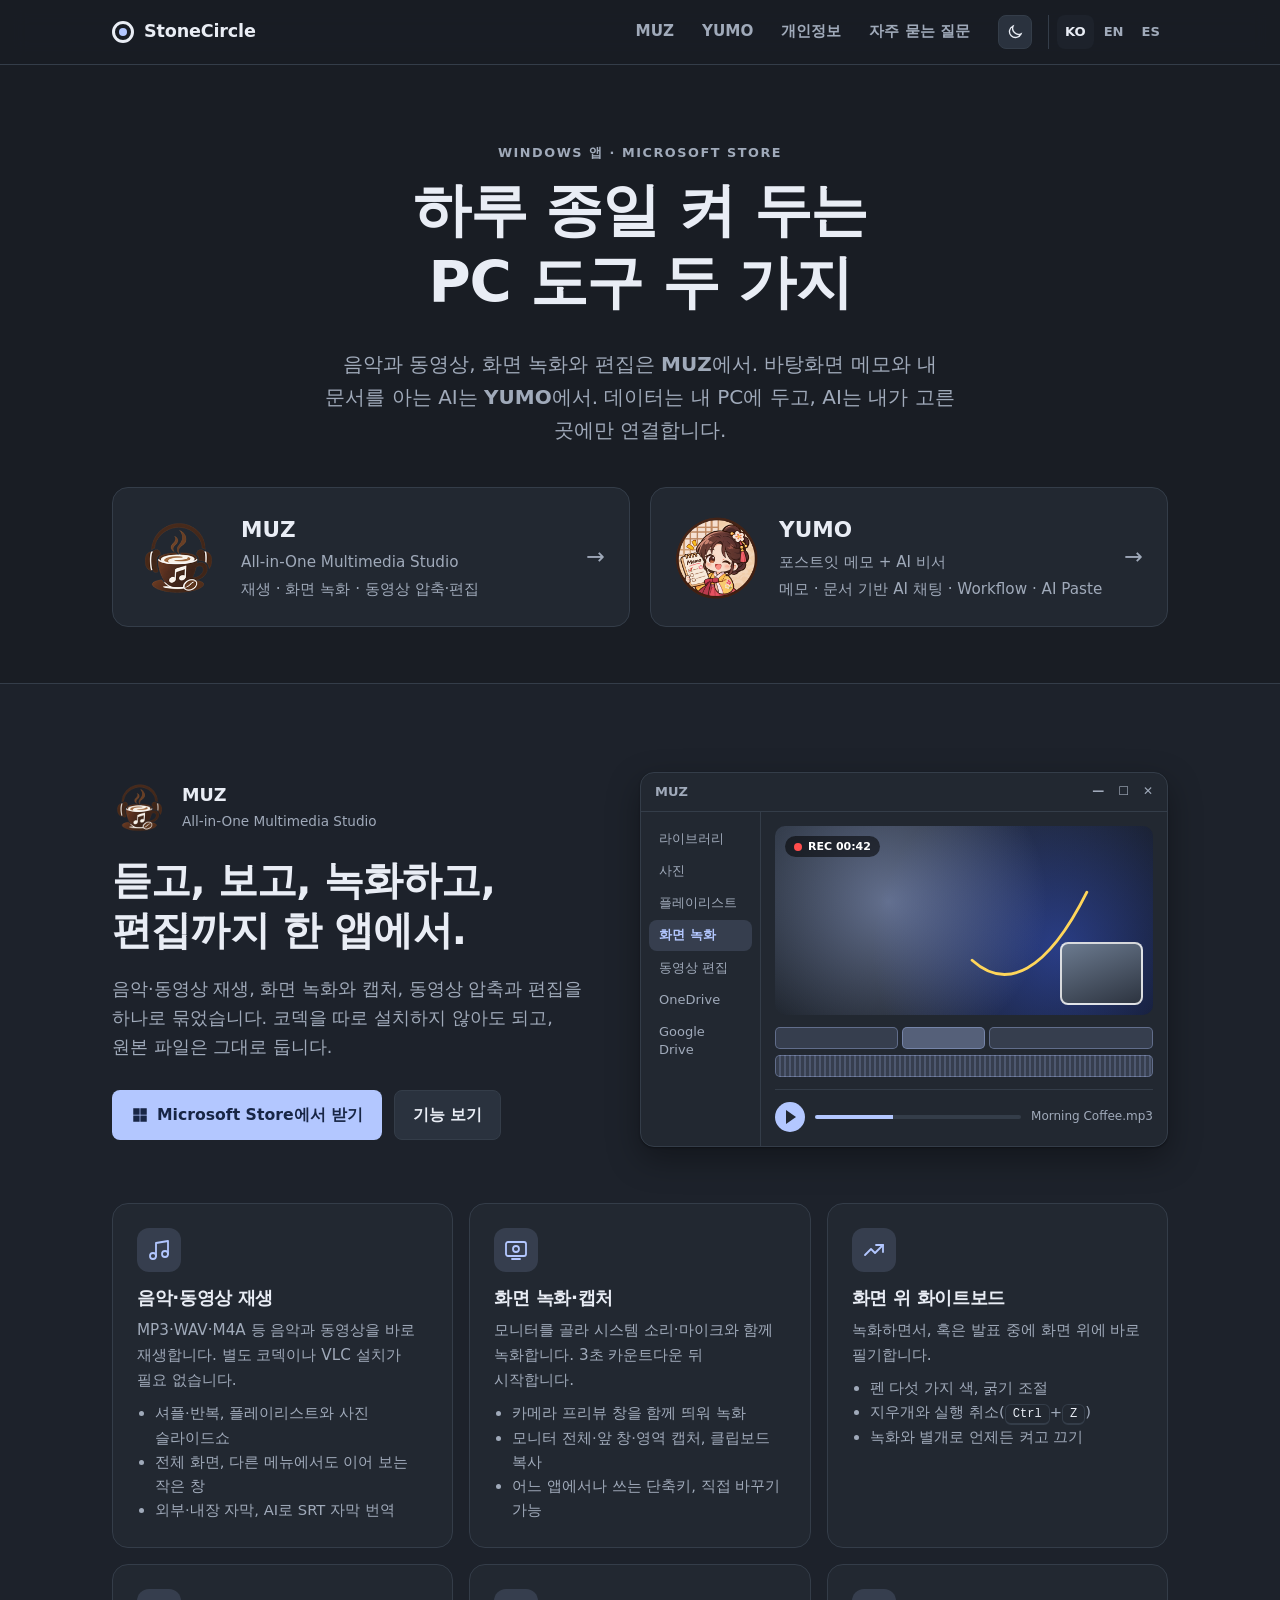
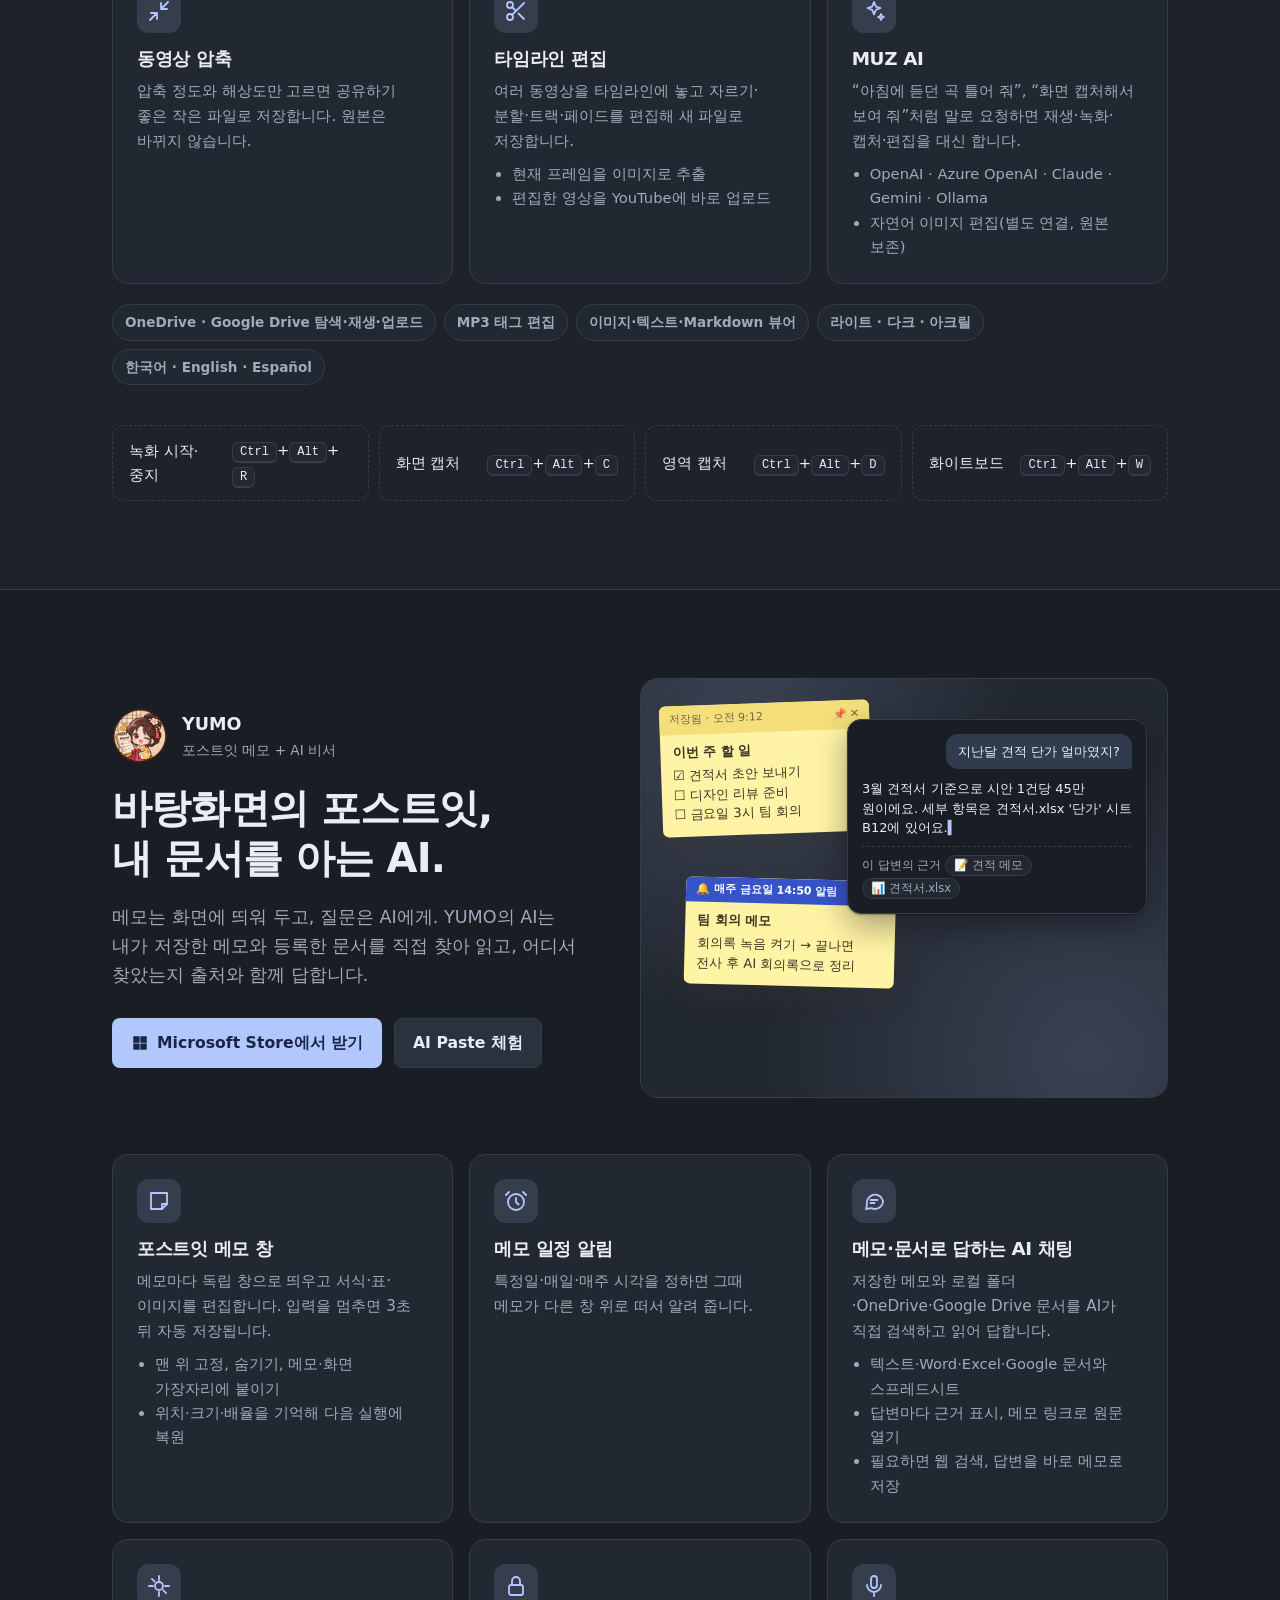
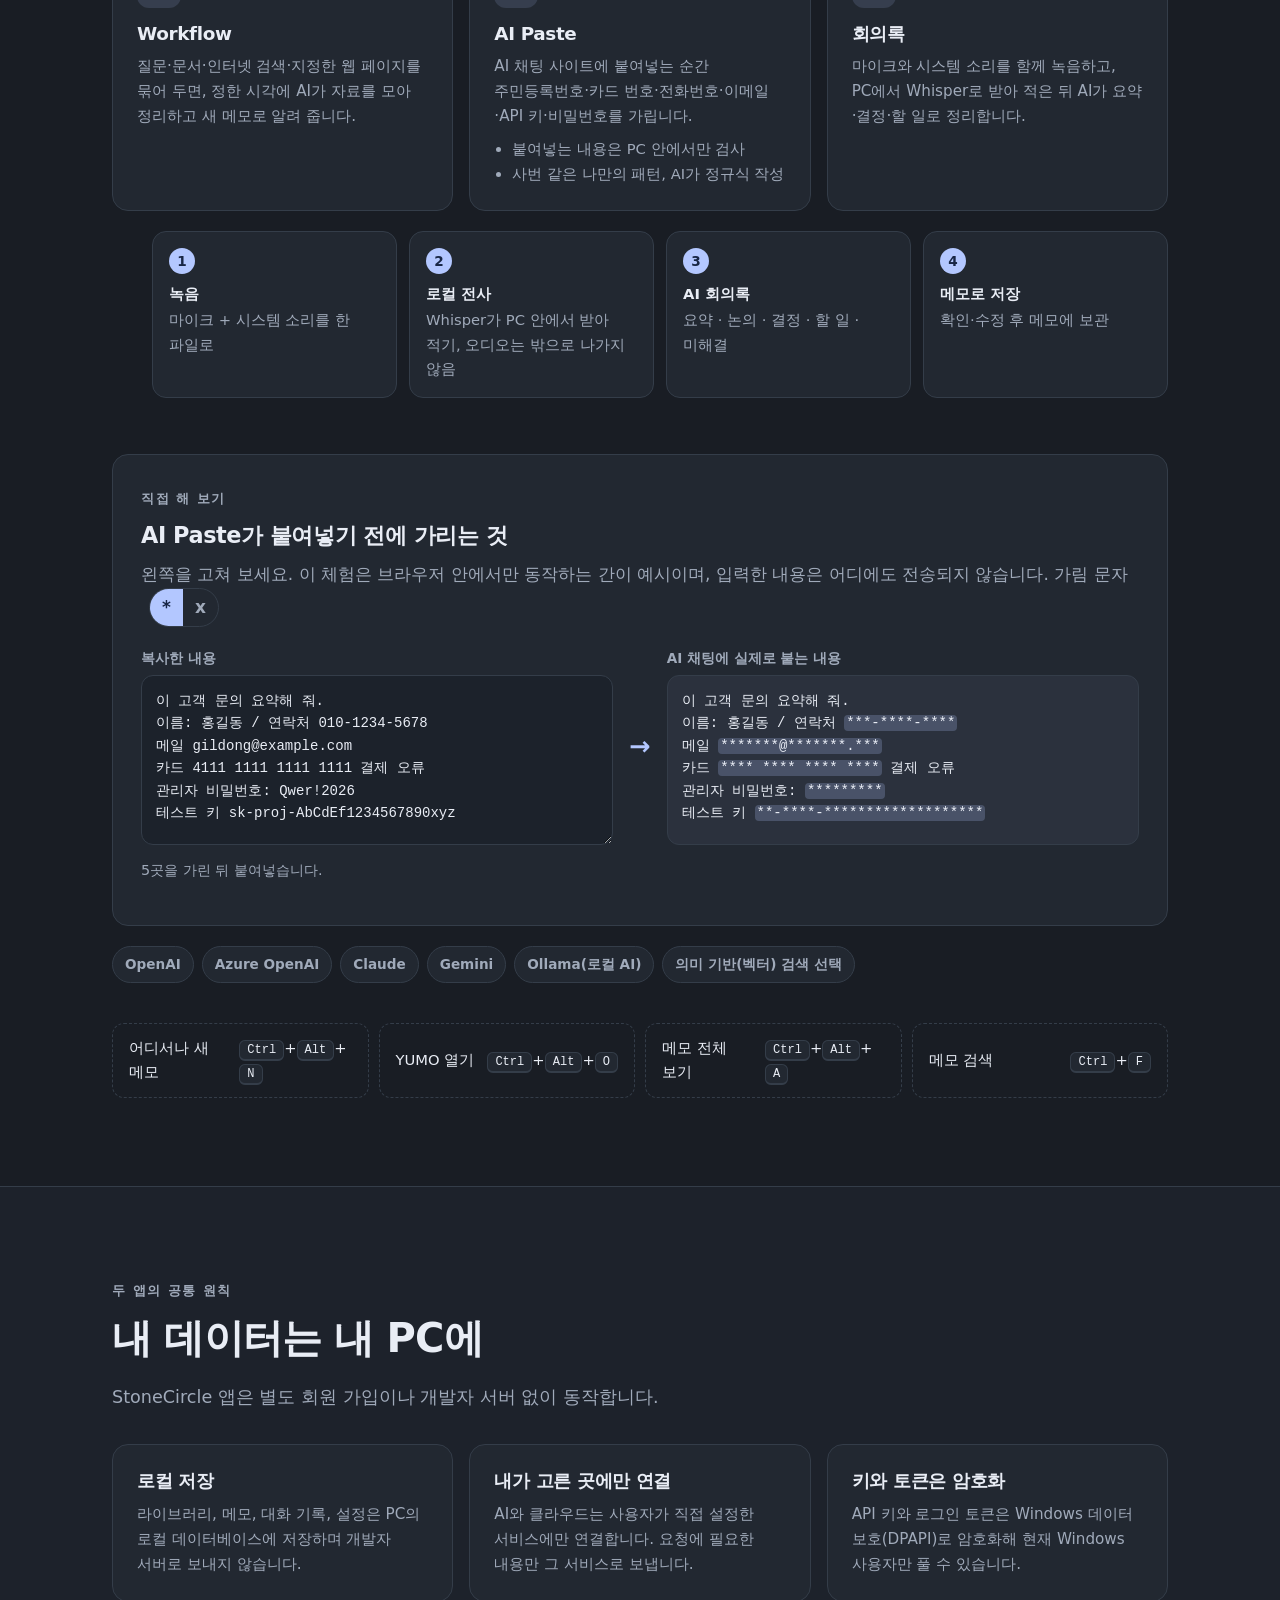
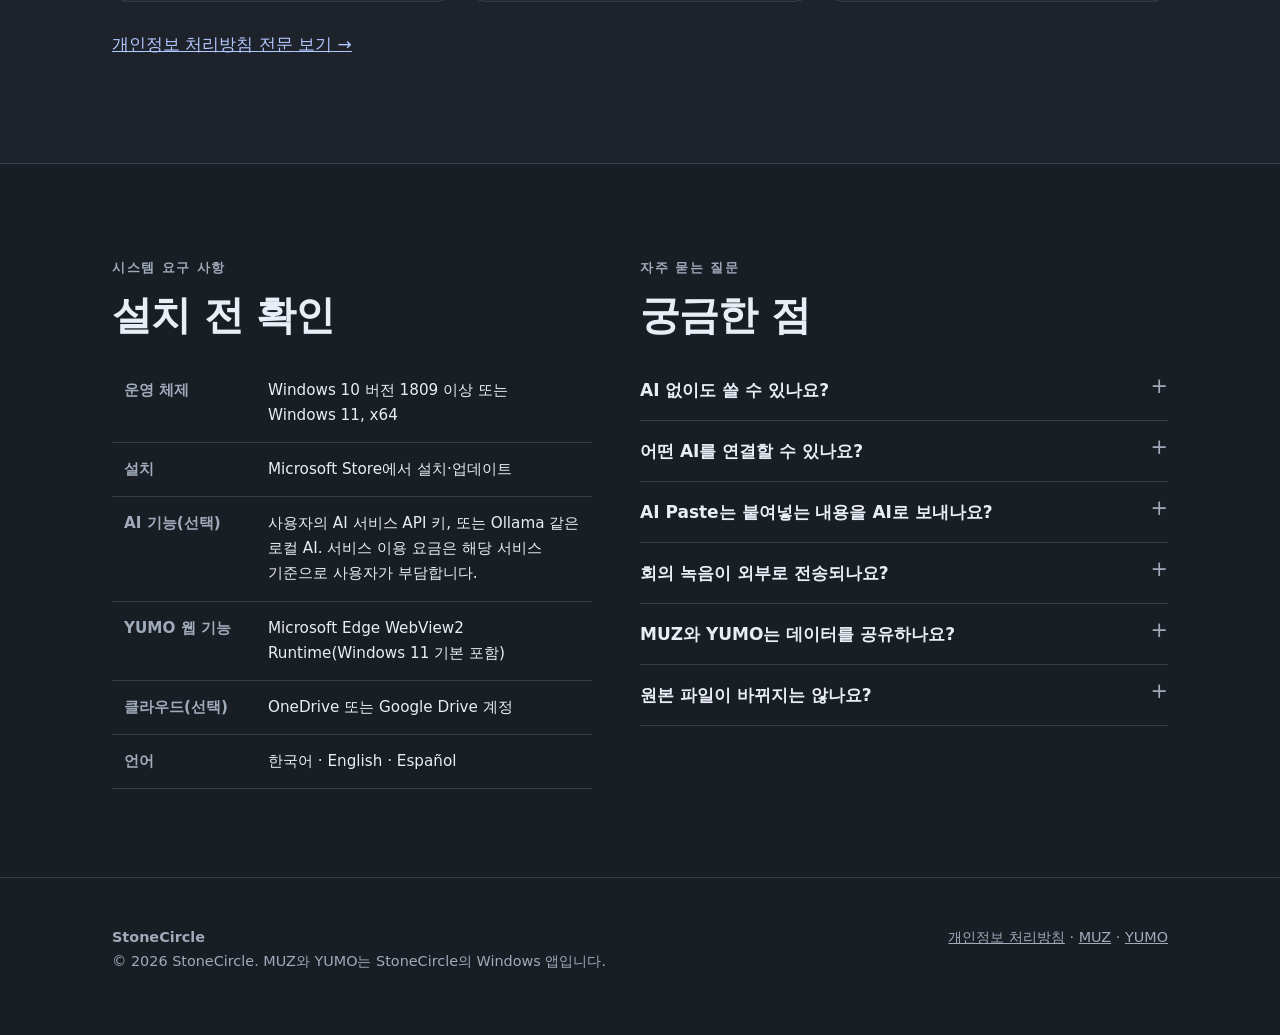
<file: index.html>
<!doctype html>
<html lang="ko">
<head>
  <meta charset="utf-8">
  <meta name="viewport" content="width=device-width, initial-scale=1">
  <title>MUZ · YUMO — StoneCircle</title>
  <meta name="description" content="StoneCircle이 만든 Windows 앱. 음악·동영상 재생부터 화면 녹화·편집까지 하는 MUZ, 바탕화면 포스트잇 메모와 내 문서를 아는 AI를 합친 YUMO.">
  <meta property="og:type" content="website">
  <meta property="og:title" content="MUZ · YUMO — StoneCircle">
  <meta property="og:description" content="듣고 보고 녹화하는 멀티미디어 스튜디오 MUZ, 메모와 문서로 대화하는 AI 메모 YUMO.">
  <meta property="og:url" content="https://nameofseokwonhong.github.io/stonecircle/">
  <meta property="og:site_name" content="StoneCircle">
  <meta property="og:locale" content="ko_KR">
  <meta property="og:locale:alternate" content="en_US">
  <meta property="og:locale:alternate" content="es_ES">
  <meta property="og:image" content="https://nameofseokwonhong.github.io/stonecircle/assets/img/yumo-logo.png">
  <meta name="twitter:card" content="summary">
  <meta name="theme-color" content="#191d24">
  <script>try{if(localStorage.getItem("sc-theme")==="light")document.documentElement.setAttribute("data-theme","light")}catch(e){}</script>
  <script type="application/ld+json">
{
    "@context": "https://schema.org",
    "@graph": [
      {
        "@type": "Organization",
        "@id": "https://nameofseokwonhong.github.io/stonecircle/#org",
        "name": "StoneCircle",
        "url": "https://nameofseokwonhong.github.io/stonecircle/",
        "logo": "https://nameofseokwonhong.github.io/stonecircle/assets/img/muz-logo.png"
      },
      {
        "@type": "WebSite",
        "@id": "https://nameofseokwonhong.github.io/stonecircle/#site",
        "name": "StoneCircle",
        "url": "https://nameofseokwonhong.github.io/stonecircle/",
        "inLanguage": "ko",
        "publisher": {
          "@id": "https://nameofseokwonhong.github.io/stonecircle/#org"
        }
      },
      {
        "@type": "SoftwareApplication",
        "name": "MUZ",
        "applicationCategory": "MultimediaApplication",
        "operatingSystem": "Windows 10, Windows 11",
        "description": "음악·동영상 재생, 화면 녹화·캡처, 동영상 압축·편집을 지원하는 Windows용 All-in-One Multimedia Studio.",
        "image": "https://nameofseokwonhong.github.io/stonecircle/assets/img/muz-logo.png",
        "url": "https://nameofseokwonhong.github.io/stonecircle/#muz",
        "installUrl": "https://apps.microsoft.com/detail/9NM8542VXQTM",
        "inLanguage": [
          "ko",
          "en",
          "es"
        ],
        "publisher": {
          "@id": "https://nameofseokwonhong.github.io/stonecircle/#org"
        }
      },
      {
        "@type": "SoftwareApplication",
        "name": "YUMO",
        "applicationCategory": "ProductivityApplication",
        "operatingSystem": "Windows 10, Windows 11",
        "description": "바탕화면 포스트잇 메모와 AI 비서를 합친 Windows 앱. 메모와 문서를 근거로 AI와 대화하고, Workflow와 AI Paste를 제공합니다.",
        "image": "https://nameofseokwonhong.github.io/stonecircle/assets/img/yumo-logo.png",
        "url": "https://nameofseokwonhong.github.io/stonecircle/#yumo",
        "installUrl": "https://apps.microsoft.com/detail/9N14128PJ0QF",
        "inLanguage": [
          "ko",
          "en",
          "es"
        ],
        "publisher": {
          "@id": "https://nameofseokwonhong.github.io/stonecircle/#org"
        }
      }
    ]
  }
  </script>
  <link rel="canonical" href="https://nameofseokwonhong.github.io/stonecircle/">
  <link rel="alternate" hreflang="ko" href="https://nameofseokwonhong.github.io/stonecircle/">
  <link rel="alternate" hreflang="en" href="https://nameofseokwonhong.github.io/stonecircle/en/">
  <link rel="alternate" hreflang="es" href="https://nameofseokwonhong.github.io/stonecircle/es/">
  <link rel="alternate" hreflang="x-default" href="https://nameofseokwonhong.github.io/stonecircle/en/">
  <link rel="icon" href="assets/img/muz-logo.png">
  <link rel="stylesheet" href="assets/css/site.css?v=3">
</head>
<body>

  <!-- 상단 내비게이션 -->
  <header class="nav">
    <div class="wrap">
      <a class="brand" href="#top" aria-label="StoneCircle 홈">
        <span class="brand-mark" aria-hidden="true"></span>
        StoneCircle
      </a>
      <nav class="nav-links" aria-label="주요 메뉴">
        <a href="#muz">MUZ</a>
        <a href="#yumo">YUMO</a>
        <a class="hide-sm" href="#privacy">개인정보</a>
        <a class="hide-sm" href="#faq">자주 묻는 질문</a>
      </nav>
      <button type="button" class="theme-btn" id="theme-toggle" aria-label="라이트·다크 테마 전환" title="라이트·다크 테마 전환">
        <svg class="moon" viewBox="0 0 24 24" aria-hidden="true"><path d="M20 14.5A8 8 0 019.5 4a8 8 0 1010.5 10.5z"/></svg>
        <svg class="sun" viewBox="0 0 24 24" aria-hidden="true"><circle cx="12" cy="12" r="4"/><path d="M12 2v2M12 20v2M4.9 4.9l1.4 1.4M17.7 17.7l1.4 1.4M2 12h2M20 12h2M4.9 19.1l1.4-1.4M17.7 6.3l1.4-1.4"/></svg>
      </button>
      <nav class="lang" aria-label="언어">
        <a href="./" hreflang="ko" lang="ko" aria-current="true">KO</a>
        <a href="en/" hreflang="en" lang="en">EN</a>
        <a href="es/" hreflang="es" lang="es">ES</a>
      </nav>
    </div>
  </header>

  <main id="top">

    <!-- 히어로 -->
    <section class="hero">
      <div class="wrap">
        <span class="eyebrow">Windows 앱 · Microsoft Store</span>
        <h1>하루 종일 켜 두는<br>PC 도구 두 가지</h1>
        <p class="lead">
          음악과 동영상, 화면 녹화와 편집은 <strong>MUZ</strong>에서.
          바탕화면 메모와 내 문서를 아는 AI는 <strong>YUMO</strong>에서.
          데이터는 내 PC에 두고, AI는 내가 고른 곳에만 연결합니다.
        </p>

        <div class="product-pair">
          <a class="product-card" href="#muz">
            <img src="assets/img/muz-logo.png" alt="" width="84" height="84">
            <div>
              <p class="name">MUZ</p>
              <p class="tag">All-in-One Multimedia Studio</p>
              <p class="tag">재생 · 화면 녹화 · 동영상 압축·편집</p>
            </div>
            <span class="go" aria-hidden="true">→</span>
          </a>
          <a class="product-card" href="#yumo">
            <img src="assets/img/yumo-logo.png" alt="" width="84" height="84">
            <div>
              <p class="name">YUMO</p>
              <p class="tag">포스트잇 메모 + AI 비서</p>
              <p class="tag">메모 · 문서 기반 AI 채팅 · Workflow · AI Paste</p>
            </div>
            <span class="go" aria-hidden="true">→</span>
          </a>
        </div>
      </div>
    </section>

    <!-- ===================== MUZ ===================== -->
    <section class="section alt muz-theme" id="muz">
      <div class="wrap">
        <div class="split">
          <div class="reveal">
            <div class="product-head">
              <img src="assets/img/muz-logo.png" alt="MUZ 로고" width="56" height="56">
              <div>
                <div class="label">MUZ</div>
                <div class="sub">All-in-One Multimedia Studio</div>
              </div>
            </div>
            <h2>듣고, 보고, 녹화하고,<br>편집까지 한 앱에서.</h2>
            <p class="section-intro">
              음악·동영상 재생, 화면 녹화와 캡처, 동영상 압축과 편집을 하나로 묶었습니다.
              코덱을 따로 설치하지 않아도 되고, 원본 파일은 그대로 둡니다.
            </p>
            <div class="btn-row">
              <a class="btn btn-muz" href="https://apps.microsoft.com/detail/9NM8542VXQTM" target="_blank" rel="noopener">
                <svg viewBox="0 0 24 24" aria-hidden="true"><path d="M3 3h8.5v8.5H3zM12.5 3H21v8.5h-8.5zM3 12.5h8.5V21H3zM12.5 12.5H21V21h-8.5z"/></svg>
                Microsoft Store에서 받기
              </a>
              <a class="btn btn-ghost" href="#muz-features">기능 보기</a>
            </div>
          </div>

          <!-- 화면 일러스트(실제 스크린샷 아님) -->
          <div class="mock reveal" role="img" aria-label="MUZ 화면 예시: 녹화 중인 동영상, 편집 타임라인, 재생 바">
            <div class="mock-bar">
              MUZ
              <span class="dots"><span>—</span><span>☐</span><span>✕</span></span>
            </div>
            <div class="mock-body">
              <div class="mock-side">
                <span>라이브러리</span>
                <span>사진</span>
                <span>플레이리스트</span>
                <span class="on">화면 녹화</span>
                <span>동영상 편집</span>
                <span>OneDrive</span>
                <span>Google Drive</span>
              </div>
              <div class="mock-main">
                <div class="mock-video">
                  <span class="rec">REC 00:42</span>
                  <svg class="ink" viewBox="0 0 400 200" preserveAspectRatio="none" aria-hidden="true">
                    <path d="M40 140 C 90 60, 150 60, 190 120 S 280 170, 330 70"/>
                  </svg>
                  <span class="cam"></span>
                </div>
                <div class="timeline" aria-hidden="true">
                  <div class="track"><span class="clip a"></span><span class="clip b"></span><span class="clip c"></span></div>
                  <div class="track"><span class="clip audio" style="flex:1"></span></div>
                </div>
                <div class="player">
                  <span class="play" aria-hidden="true"></span>
                  <span class="seek" aria-hidden="true"></span>
                  <span class="meta">Morning Coffee.mp3</span>
                </div>
              </div>
            </div>
          </div>
        </div>

        <div class="features" id="muz-features">
          <article class="feature reveal">
            <div class="ico"><svg viewBox="0 0 24 24"><path d="M9 18V5l12-2v13"/><circle cx="6" cy="18" r="3"/><circle cx="18" cy="16" r="3"/></svg></div>
            <h3>음악·동영상 재생</h3>
            <p>MP3·WAV·M4A 등 음악과 동영상을 바로 재생합니다. 별도 코덱이나 VLC 설치가 필요 없습니다.</p>
            <ul>
              <li>셔플·반복, 플레이리스트와 사진 슬라이드쇼</li>
              <li>전체 화면, 다른 메뉴에서도 이어 보는 작은 창</li>
              <li>외부·내장 자막, AI로 SRT 자막 번역</li>
            </ul>
          </article>
          <article class="feature reveal">
            <div class="ico"><svg viewBox="0 0 24 24"><rect x="2" y="4" width="20" height="14" rx="2"/><circle cx="12" cy="11" r="3"/><path d="M8 21h8"/></svg></div>
            <h3>화면 녹화·캡처</h3>
            <p>모니터를 골라 시스템 소리·마이크와 함께 녹화합니다. 3초 카운트다운 뒤 시작합니다.</p>
            <ul>
              <li>카메라 프리뷰 창을 함께 띄워 녹화</li>
              <li>모니터 전체·앞 창·영역 캡처, 클립보드 복사</li>
              <li>어느 앱에서나 쓰는 단축키, 직접 바꾸기 가능</li>
            </ul>
          </article>
          <article class="feature reveal">
            <div class="ico"><svg viewBox="0 0 24 24"><path d="M3 17l6-6 4 4 8-8"/><path d="M14 7h7v7"/></svg></div>
            <h3>화면 위 화이트보드</h3>
            <p>녹화하면서, 혹은 발표 중에 화면 위에 바로 필기합니다.</p>
            <ul>
              <li>펜 다섯 가지 색, 굵기 조절</li>
              <li>지우개와 실행 취소(<kbd>Ctrl</kbd>+<kbd>Z</kbd>)</li>
              <li>녹화와 별개로 언제든 켜고 끄기</li>
            </ul>
          </article>
          <article class="feature reveal">
            <div class="ico"><svg viewBox="0 0 24 24"><path d="M4 14h6v6M20 10h-6V4M14 10l7-7M3 21l7-7"/></svg></div>
            <h3>동영상 압축</h3>
            <p>압축 정도와 해상도만 고르면 공유하기 좋은 작은 파일로 저장합니다. 원본은 바뀌지 않습니다.</p>
          </article>
          <article class="feature reveal">
            <div class="ico"><svg viewBox="0 0 24 24"><circle cx="6" cy="6" r="3"/><circle cx="6" cy="18" r="3"/><path d="M20 4L8.1 15.9M14.5 14.5L20 20M8.1 8.1L12 12"/></svg></div>
            <h3>타임라인 편집</h3>
            <p>여러 동영상을 타임라인에 놓고 자르기·분할·트랙·페이드를 편집해 새 파일로 저장합니다.</p>
            <ul>
              <li>현재 프레임을 이미지로 추출</li>
              <li>편집한 영상을 YouTube에 바로 업로드</li>
            </ul>
          </article>
          <article class="feature reveal">
            <div class="ico"><svg viewBox="0 0 24 24"><path d="M12 3l1.9 4.6L18.5 9l-4.6 1.9L12 15.5l-1.9-4.6L5.5 9l4.6-1.4z"/><path d="M19 15l.9 2.1L22 18l-2.1.9L19 21l-.9-2.1L16 18l2.1-.9z"/></svg></div>
            <h3>MUZ AI</h3>
            <p>“아침에 듣던 곡 틀어 줘”, “화면 캡처해서 보여 줘”처럼 말로 요청하면 재생·녹화·캡처·편집을 대신 합니다.</p>
            <ul>
              <li>OpenAI · Azure OpenAI · Claude · Gemini · Ollama</li>
              <li>자연어 이미지 편집(별도 연결, 원본 보존)</li>
            </ul>
          </article>
        </div>

        <div class="chips reveal" aria-label="클라우드와 언어">
          <span class="chip">OneDrive · Google Drive 탐색·재생·업로드</span>
          <span class="chip">MP3 태그 편집</span>
          <span class="chip">이미지·텍스트·Markdown 뷰어</span>
          <span class="chip">라이트 · 다크 · 아크릴</span>
          <span class="chip">한국어 · English · Español</span>
        </div>

        <div class="shortcuts reveal" aria-label="MUZ 기본 단축키">
          <div class="shortcut"><span>녹화 시작·중지</span><span><kbd>Ctrl</kbd>+<kbd>Alt</kbd>+<kbd>R</kbd></span></div>
          <div class="shortcut"><span>화면 캡처</span><span><kbd>Ctrl</kbd>+<kbd>Alt</kbd>+<kbd>C</kbd></span></div>
          <div class="shortcut"><span>영역 캡처</span><span><kbd>Ctrl</kbd>+<kbd>Alt</kbd>+<kbd>D</kbd></span></div>
          <div class="shortcut"><span>화이트보드</span><span><kbd>Ctrl</kbd>+<kbd>Alt</kbd>+<kbd>W</kbd></span></div>
        </div>
      </div>
    </section>

    <!-- ===================== YUMO ===================== -->
    <section class="section yumo-theme" id="yumo">
      <div class="wrap">
        <div class="split">
          <div class="reveal">
            <div class="product-head">
              <img src="assets/img/yumo-logo.png" alt="YUMO 로고" width="56" height="56">
              <div>
                <div class="label">YUMO</div>
                <div class="sub">포스트잇 메모 + AI 비서</div>
              </div>
            </div>
            <h2>바탕화면의 포스트잇,<br>내 문서를 아는 AI.</h2>
            <p class="section-intro">
              메모는 화면에 띄워 두고, 질문은 AI에게. YUMO의 AI는 내가 저장한 메모와 등록한 문서를 직접 찾아 읽고,
              어디서 찾았는지 출처와 함께 답합니다.
            </p>
            <div class="btn-row">
              <a class="btn btn-yumo" href="https://apps.microsoft.com/detail/9N14128PJ0QF" target="_blank" rel="noopener">
                <svg viewBox="0 0 24 24" aria-hidden="true"><path d="M3 3h8.5v8.5H3zM12.5 3H21v8.5h-8.5zM3 12.5h8.5V21H3zM12.5 12.5H21V21h-8.5z"/></svg>
                Microsoft Store에서 받기
              </a>
              <a class="btn btn-ghost" href="#paste">AI Paste 체험</a>
            </div>
          </div>

          <!-- 화면 일러스트(실제 스크린샷 아님) -->
          <div class="desk reveal" role="img" aria-label="YUMO 화면 예시: 바탕화면에 띄운 메모 두 장과 출처를 표시하는 AI 채팅">
            <div class="sticky s1">
              <div class="head"><span>저장됨 · 오전 9:12</span><span>📌 ✕</span></div>
              <div class="body">
                <b>이번 주 할 일</b>
                ☑ 견적서 초안 보내기<br>
                ☐ 디자인 리뷰 준비<br>
                ☐ 금요일 3시 팀 회의
              </div>
            </div>
            <div class="sticky s2">
              <div class="alert">🔔 매주 금요일 14:50 알림</div>
              <div class="body">
                <b>팀 회의 메모</b>
                회의록 녹음 켜기 → 끝나면 전사 후 AI 회의록으로 정리
              </div>
            </div>
            <div class="chat">
              <div class="bubble-user">지난달 견적 단가 얼마였지?</div>
              <div class="bubble-ai">
                <span class="typing">3월 견적서 기준으로 시안 1건당 45만 원이에요. 세부 항목은 견적서.xlsx '단가' 시트 B12에 있어요.</span>
                <div class="src">
                  이 답변의 근거
                  <span>📝 견적 메모</span><span>📊 견적서.xlsx</span>
                </div>
              </div>
            </div>
          </div>
        </div>

        <div class="features">
          <article class="feature reveal">
            <div class="ico"><svg viewBox="0 0 24 24"><path d="M4 4h16v11l-5 5H4z"/><path d="M15 20v-5h5"/></svg></div>
            <h3>포스트잇 메모 창</h3>
            <p>메모마다 독립 창으로 띄우고 서식·표·이미지를 편집합니다. 입력을 멈추면 3초 뒤 자동 저장됩니다.</p>
            <ul>
              <li>맨 위 고정, 숨기기, 메모·화면 가장자리에 붙이기</li>
              <li>위치·크기·배율을 기억해 다음 실행에 복원</li>
            </ul>
          </article>
          <article class="feature reveal">
            <div class="ico"><svg viewBox="0 0 24 24"><circle cx="12" cy="13" r="8"/><path d="M12 9v4l2.5 2.5M5 3L2 6M19 3l3 3"/></svg></div>
            <h3>메모 일정 알림</h3>
            <p>특정일·매일·매주 시각을 정하면 그때 메모가 다른 창 위로 떠서 알려 줍니다.</p>
          </article>
          <article class="feature reveal">
            <div class="ico"><svg viewBox="0 0 24 24"><path d="M21 12a8 8 0 01-11.6 7.1L4 20l1-4.4A8 8 0 1121 12z"/><path d="M8.5 11h7M8.5 14h4"/></svg></div>
            <h3>메모·문서로 답하는 AI 채팅</h3>
            <p>저장한 메모와 로컬 폴더·OneDrive·Google Drive 문서를 AI가 직접 검색하고 읽어 답합니다.</p>
            <ul>
              <li>텍스트·Word·Excel·Google 문서와 스프레드시트</li>
              <li>답변마다 근거 표시, 메모 링크로 원문 열기</li>
              <li>필요하면 웹 검색, 답변을 바로 메모로 저장</li>
            </ul>
          </article>
          <article class="feature reveal">
            <div class="ico"><svg viewBox="0 0 24 24"><path d="M12 2v4M12 18v4M4.9 4.9l2.8 2.8M16.3 16.3l2.8 2.8M2 12h4M18 12h4"/><circle cx="12" cy="12" r="4"/></svg></div>
            <h3>Workflow</h3>
            <p>질문·문서·인터넷 검색·지정한 웹 페이지를 묶어 두면, 정한 시각에 AI가 자료를 모아 정리하고 새 메모로 알려 줍니다.</p>
          </article>
          <article class="feature reveal">
            <div class="ico"><svg viewBox="0 0 24 24"><rect x="5" y="11" width="14" height="10" rx="2"/><path d="M8 11V7a4 4 0 018 0v4"/></svg></div>
            <h3>AI Paste</h3>
            <p>AI 채팅 사이트에 붙여넣는 순간 주민등록번호·카드 번호·전화번호·이메일·API 키·비밀번호를 가립니다.</p>
            <ul>
              <li>붙여넣는 내용은 PC 안에서만 검사</li>
              <li>사번 같은 나만의 패턴, AI가 정규식 작성</li>
            </ul>
          </article>
          <article class="feature reveal">
            <div class="ico"><svg viewBox="0 0 24 24"><rect x="9" y="2" width="6" height="12" rx="3"/><path d="M5 11a7 7 0 0014 0M12 18v4"/></svg></div>
            <h3>회의록</h3>
            <p>마이크와 시스템 소리를 함께 녹음하고, PC에서 Whisper로 받아 적은 뒤 AI가 요약·결정·할 일로 정리합니다.</p>
          </article>
        </div>

        <!-- 회의록 흐름 -->
        <ol class="flow reveal" aria-label="회의록 만드는 순서">
          <li><b>녹음</b>마이크 + 시스템 소리를 한 파일로</li>
          <li><b>로컬 전사</b>Whisper가 PC 안에서 받아 적기, 오디오는 밖으로 나가지 않음</li>
          <li><b>AI 회의록</b>요약 · 논의 · 결정 · 할 일 · 미해결</li>
          <li><b>메모로 저장</b>확인·수정 후 메모에 보관</li>
        </ol>

        <!-- AI Paste 체험 -->
        <div class="paste-demo reveal" id="paste">
          <span class="eyebrow">직접 해 보기</span>
          <h3 style="font-size:1.4rem">AI Paste가 붙여넣기 전에 가리는 것</h3>
          <p class="muted" style="margin:0">
            왼쪽을 고쳐 보세요. 이 체험은 브라우저 안에서만 동작하는 간이 예시이며, 입력한 내용은 어디에도 전송되지 않습니다.
            가림 문자
            <span class="toggle" role="group" aria-label="가림 문자 선택">
              <button type="button" data-mask="*" aria-pressed="true">*</button>
              <button type="button" data-mask="x" aria-pressed="false">x</button>
            </span>
          </p>
          <div class="paste-grid">
            <div>
              <label for="paste-input">복사한 내용</label>
              <textarea id="paste-input" spellcheck="false">이 고객 문의 요약해 줘.
이름: 홍길동 / 연락처 010-1234-5678
메일 gildong@example.com
카드 4111 1111 1111 1111 결제 오류
관리자 비밀번호: Qwer!2026
테스트 키 sk-proj-AbCdEf1234567890xyz</textarea>
            </div>
            <div class="paste-arrow" aria-hidden="true">→</div>
            <div>
              <label for="paste-output">AI 채팅에 실제로 붙는 내용</label>
              <output id="paste-output" for="paste-input" aria-live="polite"></output>
            </div>
          </div>
          <p class="paste-meta" id="paste-count" data-none="가릴 정보가 없습니다. 그대로 붙여넣습니다." data-some="{0}곳을 가린 뒤 붙여넣습니다."></p>
        </div>

        <div class="chips reveal" aria-label="AI 제공자와 단축키">
          <span class="chip">OpenAI</span>
          <span class="chip">Azure OpenAI</span>
          <span class="chip">Claude</span>
          <span class="chip">Gemini</span>
          <span class="chip">Ollama(로컬 AI)</span>
          <span class="chip">의미 기반(벡터) 검색 선택</span>
        </div>

        <div class="shortcuts reveal" aria-label="YUMO 단축키">
          <div class="shortcut"><span>어디서나 새 메모</span><span><kbd>Ctrl</kbd>+<kbd>Alt</kbd>+<kbd>N</kbd></span></div>
          <div class="shortcut"><span>YUMO 열기</span><span><kbd>Ctrl</kbd>+<kbd>Alt</kbd>+<kbd>O</kbd></span></div>
          <div class="shortcut"><span>메모 전체 보기</span><span><kbd>Ctrl</kbd>+<kbd>Alt</kbd>+<kbd>A</kbd></span></div>
          <div class="shortcut"><span>메모 검색</span><span><kbd>Ctrl</kbd>+<kbd>F</kbd></span></div>
        </div>
      </div>
    </section>

    <!-- ===================== 공통 원칙 ===================== -->
    <section class="section alt" id="privacy">
      <div class="wrap">
        <span class="eyebrow">두 앱의 공통 원칙</span>
        <h2>내 데이터는 내 PC에</h2>
        <p class="section-intro">StoneCircle 앱은 별도 회원 가입이나 개발자 서버 없이 동작합니다.</p>
        <div class="principles">
          <div class="principle reveal">
            <h3>로컬 저장</h3>
            <p>라이브러리, 메모, 대화 기록, 설정은 PC의 로컬 데이터베이스에 저장하며 개발자 서버로 보내지 않습니다.</p>
          </div>
          <div class="principle reveal">
            <h3>내가 고른 곳에만 연결</h3>
            <p>AI와 클라우드는 사용자가 직접 설정한 서비스에만 연결합니다. 요청에 필요한 내용만 그 서비스로 보냅니다.</p>
          </div>
          <div class="principle reveal">
            <h3>키와 토큰은 암호화</h3>
            <p>API 키와 로그인 토큰은 Windows 데이터 보호(DPAPI)로 암호화해 현재 Windows 사용자만 풀 수 있습니다.</p>
          </div>
        </div>
        <p style="margin-top:28px"><a href="privacy.html">개인정보 처리방침 전문 보기 →</a></p>
      </div>
    </section>

    <!-- ===================== 요구 사항 · FAQ ===================== -->
    <section class="section" id="faq">
      <div class="wrap">
        <div class="split" style="align-items:start">
          <div>
            <span class="eyebrow">시스템 요구 사항</span>
            <h2>설치 전 확인</h2>
            <table class="req-table">
              <tbody>
                <tr>
                  <th scope="row">운영 체제</th>
                  <td>Windows 10 버전 1809 이상 또는 Windows 11, x64</td>
                </tr>
                <tr>
                  <th scope="row">설치</th>
                  <td>Microsoft Store에서 설치·업데이트</td>
                </tr>
                <tr>
                  <th scope="row">AI 기능(선택)</th>
                  <td>사용자의 AI 서비스 API 키, 또는 Ollama 같은 로컬 AI. 서비스 이용 요금은 해당 서비스 기준으로 사용자가 부담합니다.</td>
                </tr>
                <tr>
                  <th scope="row">YUMO 웹 기능</th>
                  <td>Microsoft Edge WebView2 Runtime(Windows 11 기본 포함)</td>
                </tr>
                <tr>
                  <th scope="row">클라우드(선택)</th>
                  <td>OneDrive 또는 Google Drive 계정</td>
                </tr>
                <tr>
                  <th scope="row">언어</th>
                  <td>한국어 · English · Español</td>
                </tr>
              </tbody>
            </table>
          </div>

          <div class="faq">
            <span class="eyebrow">자주 묻는 질문</span>
            <h2>궁금한 점</h2>
            <details>
              <summary>AI 없이도 쓸 수 있나요?</summary>
              <p>네. MUZ의 재생·녹화·캡처·압축·편집과 YUMO의 메모·일정 알림·검색·AI Paste·녹음·전사는 AI 연결 없이 동작합니다. AI 채팅, Workflow, AI 회의록, MUZ AI는 AI 연결이 필요합니다.</p>
            </details>
            <details>
              <summary>어떤 AI를 연결할 수 있나요?</summary>
              <p>OpenAI, Azure OpenAI, Anthropic Claude, Google Gemini, Ollama(로컬)를 지원합니다. 사용자가 발급받은 키나 직접 띄운 로컬 서버를 연결합니다.</p>
            </details>
            <details>
              <summary>AI Paste는 붙여넣는 내용을 AI로 보내나요?</summary>
              <p>아니요. 붙여넣는 내용은 PC 안에서 정해진 규칙과 사용자 패턴으로만 검사합니다. AI는 사용자가 원할 때 “패턴 설명 → 정규식” 생성에만 쓰며, 이때도 설명과 예시만 보냅니다.</p>
            </details>
            <details>
              <summary>회의 녹음이 외부로 전송되나요?</summary>
              <p>오디오는 전송하지 않습니다. 전사는 PC에서 Whisper 모델로 처리하며, 네트워크는 처음 모델 파일을 받을 때만 씁니다. AI 회의록을 만들 때는 전사한 텍스트만 선택한 AI로 보냅니다.</p>
            </details>
            <details>
              <summary>MUZ와 YUMO는 데이터를 공유하나요?</summary>
              <p>아니요. 두 앱은 각자의 데이터 폴더, 계정 연결, 설정을 따로 가집니다.</p>
            </details>
            <details>
              <summary>원본 파일이 바뀌지는 않나요?</summary>
              <p>MUZ의 압축·편집은 항상 새 파일로 저장합니다. 목록에서 항목을 빼도 원본은 지워지지 않으며, YUMO 데이터 소스는 등록한 문서를 읽기만 합니다.</p>
            </details>
          </div>
        </div>
      </div>
    </section>

  </main>

  <footer class="footer">
    <div class="wrap">
      <div>
        <strong>StoneCircle</strong><br>
        © <span id="year">2026</span> StoneCircle. MUZ와 YUMO는 StoneCircle의 Windows 앱입니다.
      </div>
      <div>
        <a href="privacy.html">개인정보 처리방침</a> ·
        <a href="https://apps.microsoft.com/detail/9NM8542VXQTM" target="_blank" rel="noopener">MUZ</a> ·
        <a href="https://apps.microsoft.com/detail/9N14128PJ0QF" target="_blank" rel="noopener">YUMO</a>
      </div>
    </div>
  </footer>

  <script src="assets/js/site.js?v=3"></script>
</body>
</html>
</file>
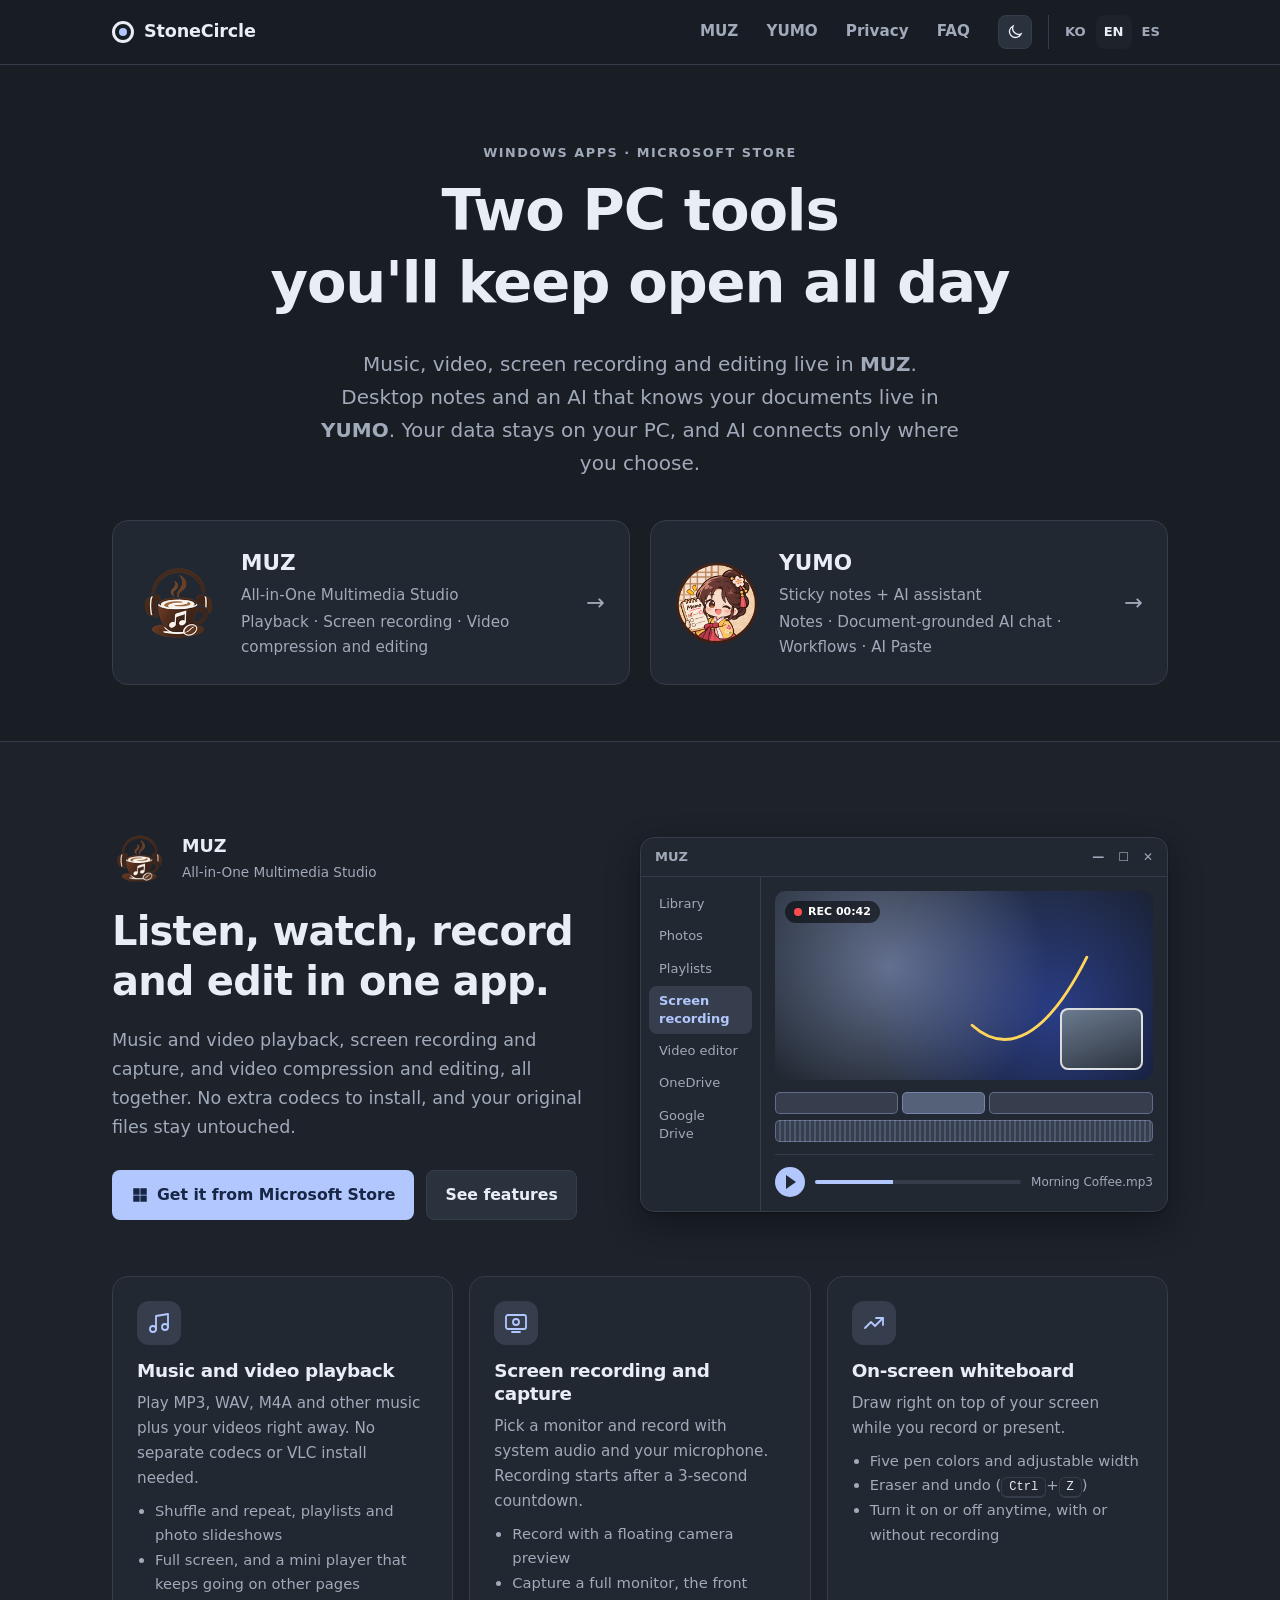
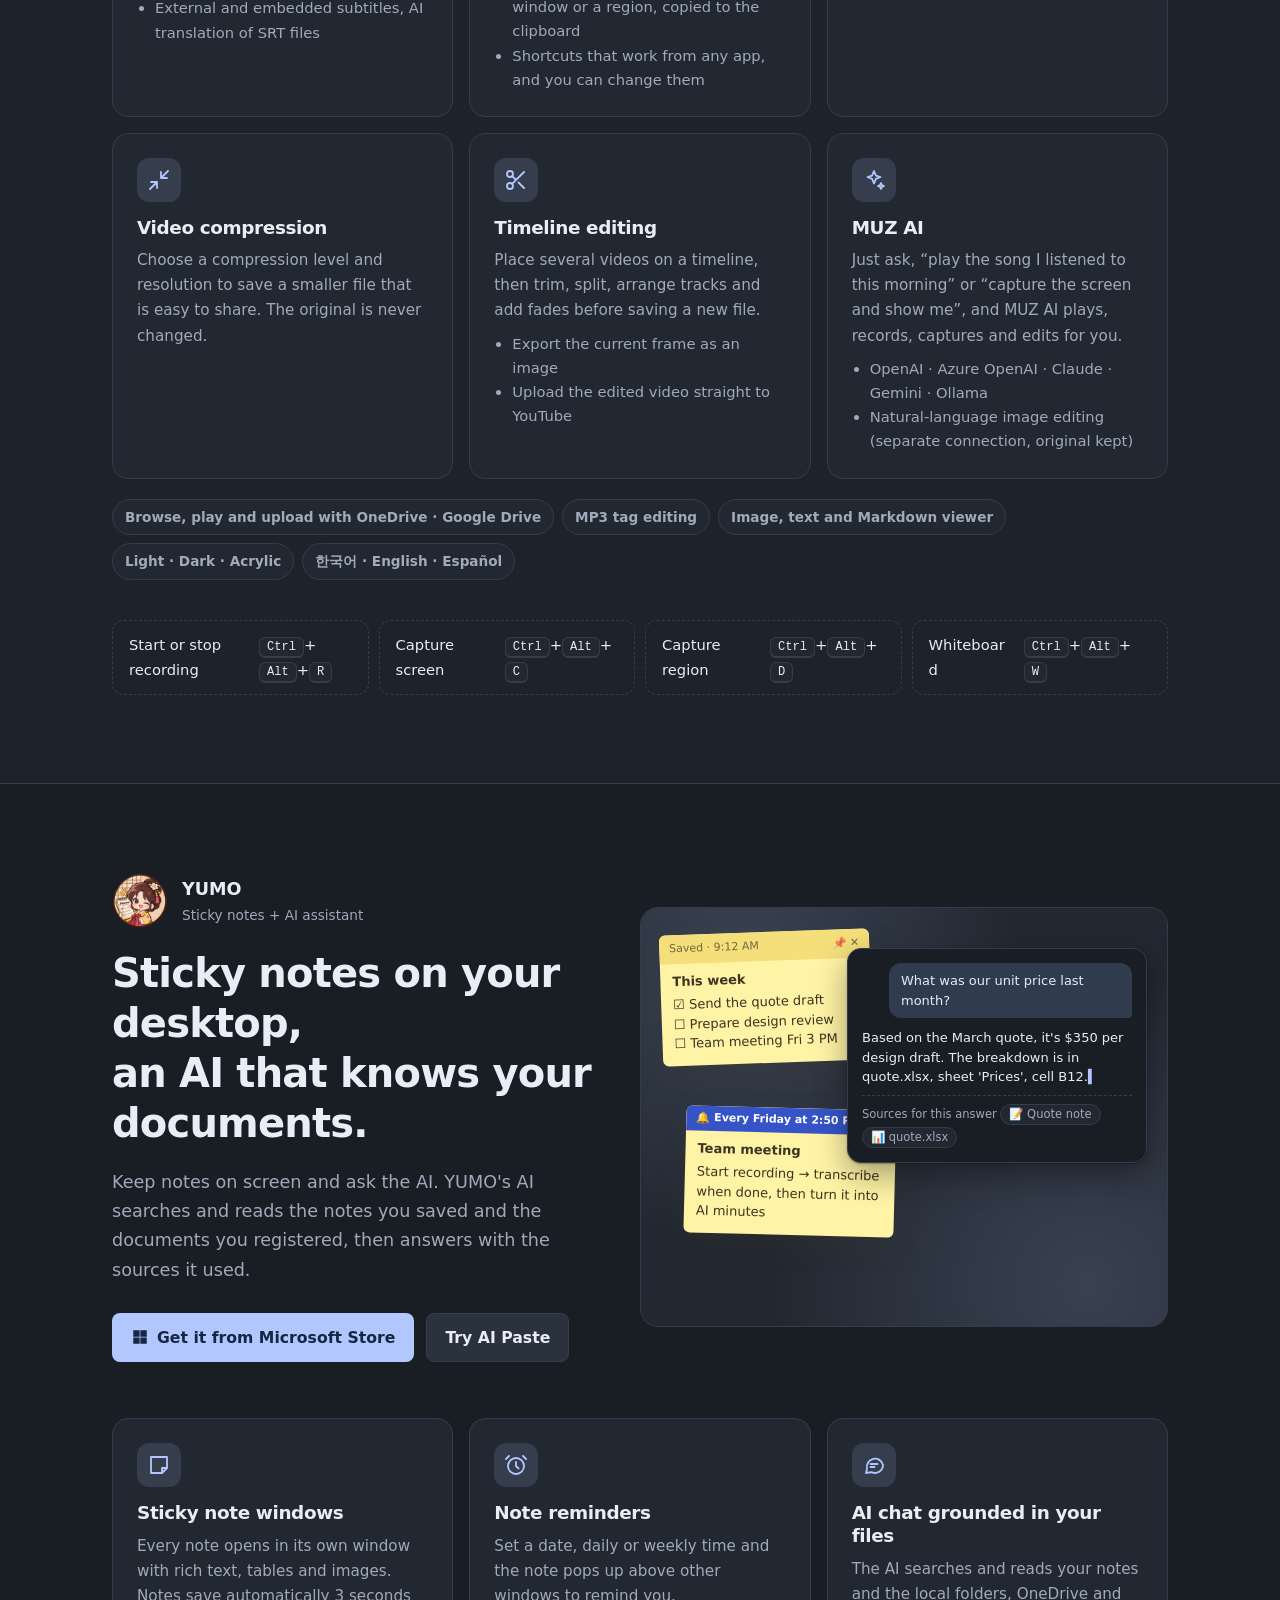
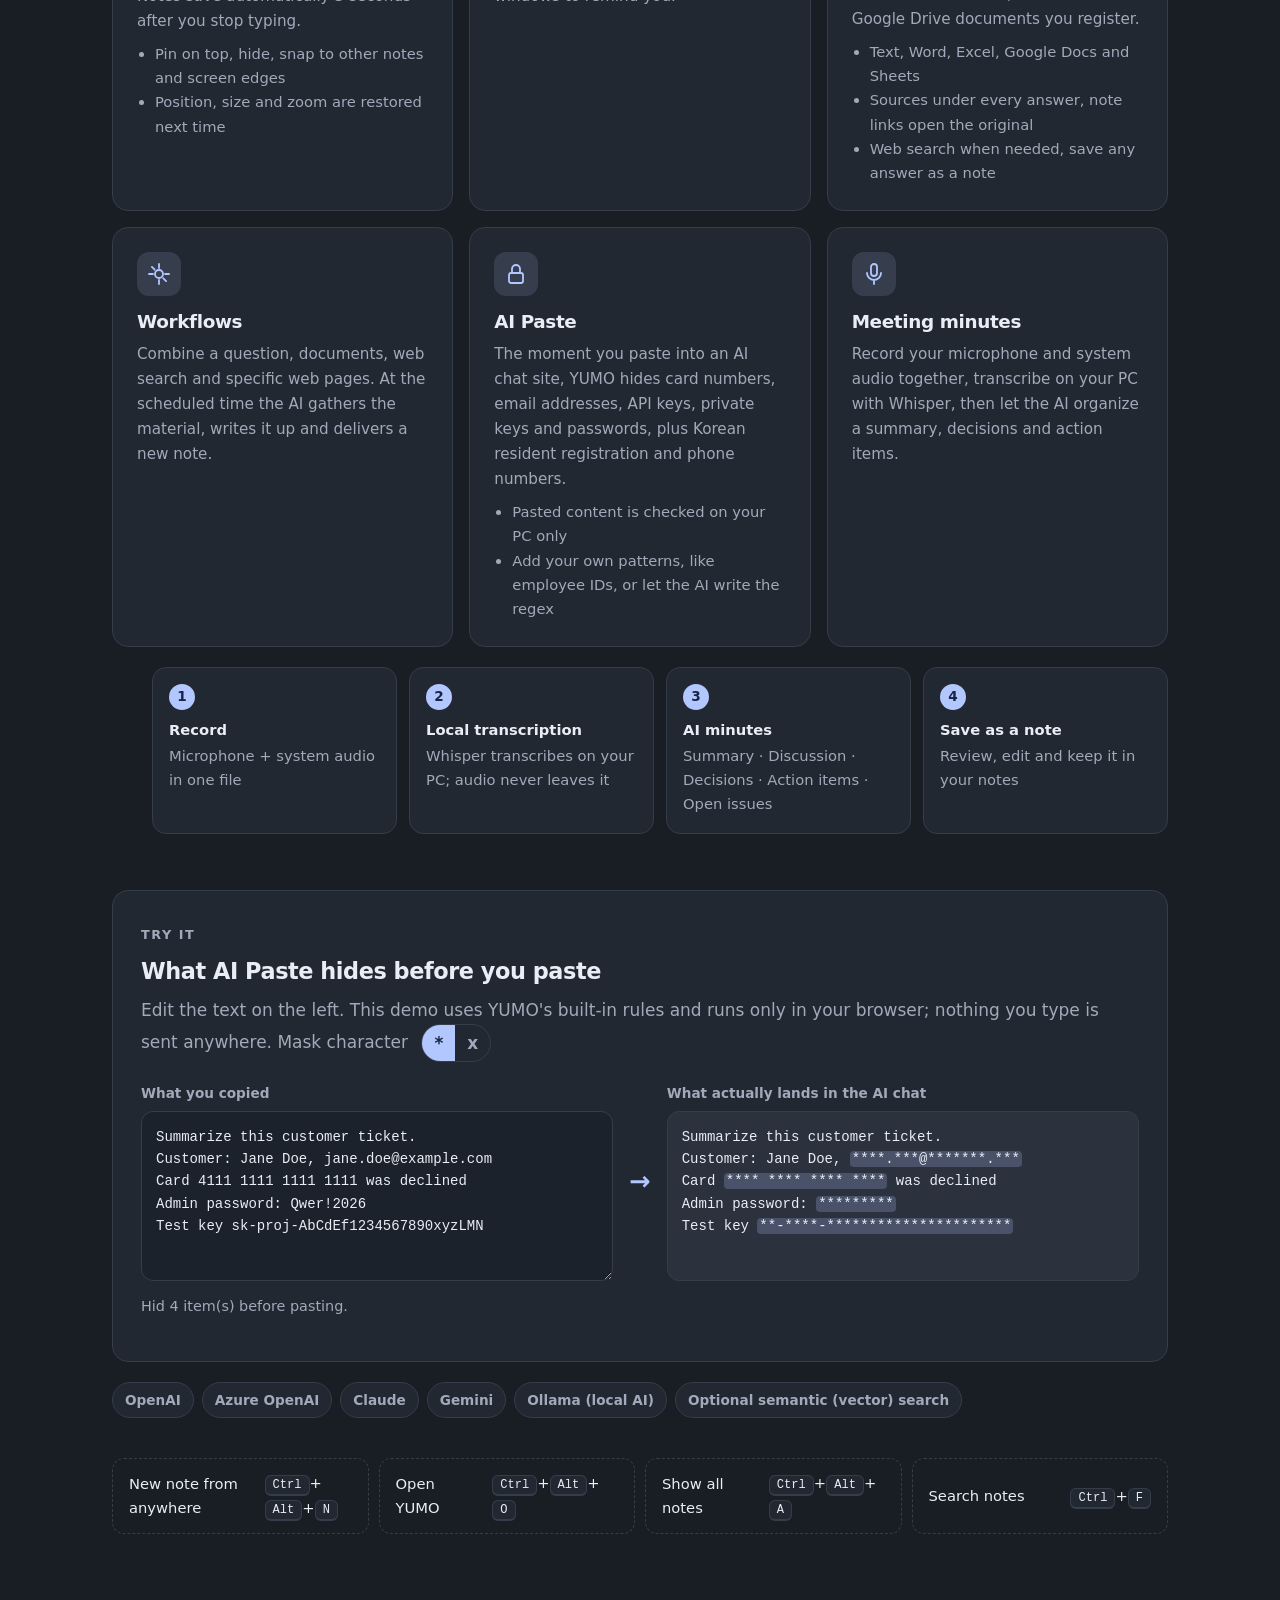
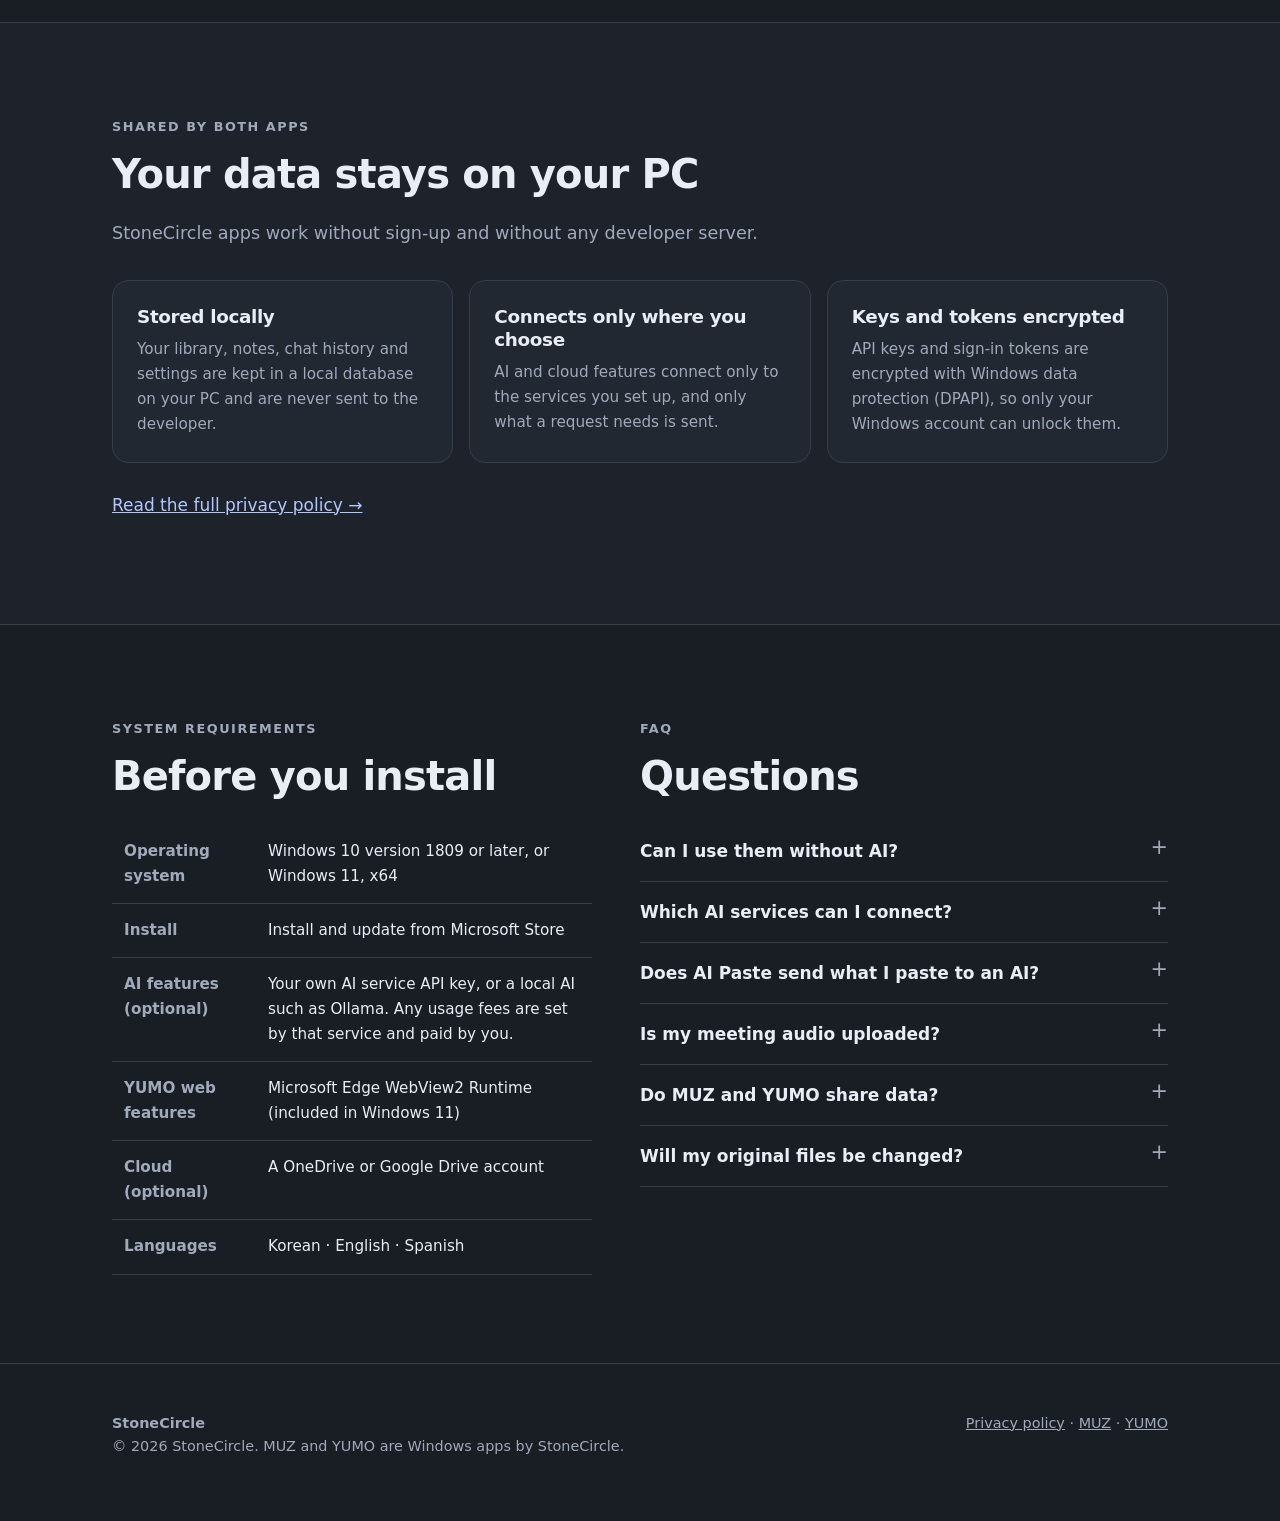
<file: en/index.html>
<!doctype html>
<html lang="en">
<head>
  <meta charset="utf-8">
  <meta name="viewport" content="width=device-width, initial-scale=1">
  <title>MUZ · YUMO — StoneCircle</title>
  <meta name="description" content="Windows apps by StoneCircle. MUZ plays, records and edits your media; YUMO combines desktop sticky notes with an AI that answers from your own notes and documents.">
  <meta property="og:type" content="website">
  <meta property="og:title" content="MUZ · YUMO — StoneCircle">
  <meta property="og:description" content="MUZ, an all-in-one multimedia studio, and YUMO, sticky notes with an AI that knows your documents.">
  <meta property="og:url" content="https://nameofseokwonhong.github.io/stonecircle/en/">
  <meta property="og:site_name" content="StoneCircle">
  <meta property="og:locale" content="en_US">
  <meta property="og:locale:alternate" content="ko_KR">
  <meta property="og:locale:alternate" content="es_ES">
  <meta property="og:image" content="https://nameofseokwonhong.github.io/stonecircle/assets/img/yumo-logo.png">
  <meta name="twitter:card" content="summary">
  <meta name="theme-color" content="#191d24">
  <script>try{if(localStorage.getItem("sc-theme")==="light")document.documentElement.setAttribute("data-theme","light")}catch(e){}</script>
  <script type="application/ld+json">
{
    "@context": "https://schema.org",
    "@graph": [
      {
        "@type": "Organization",
        "@id": "https://nameofseokwonhong.github.io/stonecircle/#org",
        "name": "StoneCircle",
        "url": "https://nameofseokwonhong.github.io/stonecircle/",
        "logo": "https://nameofseokwonhong.github.io/stonecircle/assets/img/muz-logo.png"
      },
      {
        "@type": "WebSite",
        "@id": "https://nameofseokwonhong.github.io/stonecircle/en/#site",
        "name": "StoneCircle",
        "url": "https://nameofseokwonhong.github.io/stonecircle/en/",
        "inLanguage": "en",
        "publisher": {
          "@id": "https://nameofseokwonhong.github.io/stonecircle/#org"
        }
      },
      {
        "@type": "SoftwareApplication",
        "name": "MUZ",
        "applicationCategory": "MultimediaApplication",
        "operatingSystem": "Windows 10, Windows 11",
        "description": "An all-in-one multimedia studio for Windows: music and video playback, screen recording and capture, video compression and editing.",
        "image": "https://nameofseokwonhong.github.io/stonecircle/assets/img/muz-logo.png",
        "url": "https://nameofseokwonhong.github.io/stonecircle/en/#muz",
        "installUrl": "https://apps.microsoft.com/detail/9NM8542VXQTM",
        "inLanguage": [
          "ko",
          "en",
          "es"
        ],
        "publisher": {
          "@id": "https://nameofseokwonhong.github.io/stonecircle/#org"
        }
      },
      {
        "@type": "SoftwareApplication",
        "name": "YUMO",
        "applicationCategory": "ProductivityApplication",
        "operatingSystem": "Windows 10, Windows 11",
        "description": "Desktop sticky notes and an AI assistant for Windows. Chat with AI grounded in your notes and documents, with Workflows and AI Paste.",
        "image": "https://nameofseokwonhong.github.io/stonecircle/assets/img/yumo-logo.png",
        "url": "https://nameofseokwonhong.github.io/stonecircle/en/#yumo",
        "installUrl": "https://apps.microsoft.com/detail/9N14128PJ0QF",
        "inLanguage": [
          "ko",
          "en",
          "es"
        ],
        "publisher": {
          "@id": "https://nameofseokwonhong.github.io/stonecircle/#org"
        }
      }
    ]
  }
  </script>
  <link rel="canonical" href="https://nameofseokwonhong.github.io/stonecircle/en/">
  <link rel="alternate" hreflang="ko" href="https://nameofseokwonhong.github.io/stonecircle/">
  <link rel="alternate" hreflang="en" href="https://nameofseokwonhong.github.io/stonecircle/en/">
  <link rel="alternate" hreflang="es" href="https://nameofseokwonhong.github.io/stonecircle/es/">
  <link rel="alternate" hreflang="x-default" href="https://nameofseokwonhong.github.io/stonecircle/en/">
  <link rel="icon" href="../assets/img/muz-logo.png">
  <link rel="stylesheet" href="../assets/css/site.css?v=3">
</head>
<body>

  <header class="nav">
    <div class="wrap">
      <a class="brand" href="#top" aria-label="StoneCircle home">
        <span class="brand-mark" aria-hidden="true"></span>
        StoneCircle
      </a>
      <nav class="nav-links" aria-label="Main menu">
        <a href="#muz">MUZ</a>
        <a href="#yumo">YUMO</a>
        <a class="hide-sm" href="#privacy">Privacy</a>
        <a class="hide-sm" href="#faq">FAQ</a>
      </nav>
      <button type="button" class="theme-btn" id="theme-toggle" aria-label="Switch between light and dark theme" title="Switch between light and dark theme">
        <svg class="moon" viewBox="0 0 24 24" aria-hidden="true"><path d="M20 14.5A8 8 0 019.5 4a8 8 0 1010.5 10.5z"/></svg>
        <svg class="sun" viewBox="0 0 24 24" aria-hidden="true"><circle cx="12" cy="12" r="4"/><path d="M12 2v2M12 20v2M4.9 4.9l1.4 1.4M17.7 17.7l1.4 1.4M2 12h2M20 12h2M4.9 19.1l1.4-1.4M17.7 6.3l1.4-1.4"/></svg>
      </button>
      <nav class="lang" aria-label="Language">
        <a href="../" hreflang="ko" lang="ko">KO</a>
        <a href="./" hreflang="en" lang="en" aria-current="true">EN</a>
        <a href="../es/" hreflang="es" lang="es">ES</a>
      </nav>
    </div>
  </header>

  <main id="top">

    <section class="hero">
      <div class="wrap">
        <span class="eyebrow">Windows apps · Microsoft Store</span>
        <h1>Two PC tools<br>you'll keep open all day</h1>
        <p class="lead">
          Music, video, screen recording and editing live in <strong>MUZ</strong>.
          Desktop notes and an AI that knows your documents live in <strong>YUMO</strong>.
          Your data stays on your PC, and AI connects only where you choose.
        </p>

        <div class="product-pair">
          <a class="product-card" href="#muz">
            <img src="../assets/img/muz-logo.png" alt="" width="84" height="84">
            <div>
              <p class="name">MUZ</p>
              <p class="tag">All-in-One Multimedia Studio</p>
              <p class="tag">Playback · Screen recording · Video compression and editing</p>
            </div>
            <span class="go" aria-hidden="true">→</span>
          </a>
          <a class="product-card" href="#yumo">
            <img src="../assets/img/yumo-logo.png" alt="" width="84" height="84">
            <div>
              <p class="name">YUMO</p>
              <p class="tag">Sticky notes + AI assistant</p>
              <p class="tag">Notes · Document-grounded AI chat · Workflows · AI Paste</p>
            </div>
            <span class="go" aria-hidden="true">→</span>
          </a>
        </div>
      </div>
    </section>

    <!-- ===================== MUZ ===================== -->
    <section class="section alt muz-theme" id="muz">
      <div class="wrap">
        <div class="split">
          <div class="reveal">
            <div class="product-head">
              <img src="../assets/img/muz-logo.png" alt="MUZ logo" width="56" height="56">
              <div>
                <div class="label">MUZ</div>
                <div class="sub">All-in-One Multimedia Studio</div>
              </div>
            </div>
            <h2>Listen, watch, record<br>and edit in one app.</h2>
            <p class="section-intro">
              Music and video playback, screen recording and capture, and video compression and editing, all together.
              No extra codecs to install, and your original files stay untouched.
            </p>
            <div class="btn-row">
              <a class="btn btn-muz" href="https://apps.microsoft.com/detail/9NM8542VXQTM" target="_blank" rel="noopener">
                <svg viewBox="0 0 24 24" aria-hidden="true"><path d="M3 3h8.5v8.5H3zM12.5 3H21v8.5h-8.5zM3 12.5h8.5V21H3zM12.5 12.5H21V21h-8.5z"/></svg>
                Get it from Microsoft Store
              </a>
              <a class="btn btn-ghost" href="#muz-features">See features</a>
            </div>
          </div>

          <div class="mock reveal" role="img" aria-label="MUZ illustration: a video being recorded, an editing timeline and the playback bar">
            <div class="mock-bar">
              MUZ
              <span class="dots"><span>—</span><span>☐</span><span>✕</span></span>
            </div>
            <div class="mock-body">
              <div class="mock-side">
                <span>Library</span>
                <span>Photos</span>
                <span>Playlists</span>
                <span class="on">Screen recording</span>
                <span>Video editor</span>
                <span>OneDrive</span>
                <span>Google Drive</span>
              </div>
              <div class="mock-main">
                <div class="mock-video">
                  <span class="rec">REC 00:42</span>
                  <svg class="ink" viewBox="0 0 400 200" preserveAspectRatio="none" aria-hidden="true">
                    <path d="M40 140 C 90 60, 150 60, 190 120 S 280 170, 330 70"/>
                  </svg>
                  <span class="cam"></span>
                </div>
                <div class="timeline" aria-hidden="true">
                  <div class="track"><span class="clip a"></span><span class="clip b"></span><span class="clip c"></span></div>
                  <div class="track"><span class="clip audio" style="flex:1"></span></div>
                </div>
                <div class="player">
                  <span class="play" aria-hidden="true"></span>
                  <span class="seek" aria-hidden="true"></span>
                  <span class="meta">Morning Coffee.mp3</span>
                </div>
              </div>
            </div>
          </div>
        </div>

        <div class="features" id="muz-features">
          <article class="feature reveal">
            <div class="ico"><svg viewBox="0 0 24 24"><path d="M9 18V5l12-2v13"/><circle cx="6" cy="18" r="3"/><circle cx="18" cy="16" r="3"/></svg></div>
            <h3>Music and video playback</h3>
            <p>Play MP3, WAV, M4A and other music plus your videos right away. No separate codecs or VLC install needed.</p>
            <ul>
              <li>Shuffle and repeat, playlists and photo slideshows</li>
              <li>Full screen, and a mini player that keeps going on other pages</li>
              <li>External and embedded subtitles, AI translation of SRT files</li>
            </ul>
          </article>
          <article class="feature reveal">
            <div class="ico"><svg viewBox="0 0 24 24"><rect x="2" y="4" width="20" height="14" rx="2"/><circle cx="12" cy="11" r="3"/><path d="M8 21h8"/></svg></div>
            <h3>Screen recording and capture</h3>
            <p>Pick a monitor and record with system audio and your microphone. Recording starts after a 3-second countdown.</p>
            <ul>
              <li>Record with a floating camera preview</li>
              <li>Capture a full monitor, the front window or a region, copied to the clipboard</li>
              <li>Shortcuts that work from any app, and you can change them</li>
            </ul>
          </article>
          <article class="feature reveal">
            <div class="ico"><svg viewBox="0 0 24 24"><path d="M3 17l6-6 4 4 8-8"/><path d="M14 7h7v7"/></svg></div>
            <h3>On-screen whiteboard</h3>
            <p>Draw right on top of your screen while you record or present.</p>
            <ul>
              <li>Five pen colors and adjustable width</li>
              <li>Eraser and undo (<kbd>Ctrl</kbd>+<kbd>Z</kbd>)</li>
              <li>Turn it on or off anytime, with or without recording</li>
            </ul>
          </article>
          <article class="feature reveal">
            <div class="ico"><svg viewBox="0 0 24 24"><path d="M4 14h6v6M20 10h-6V4M14 10l7-7M3 21l7-7"/></svg></div>
            <h3>Video compression</h3>
            <p>Choose a compression level and resolution to save a smaller file that is easy to share. The original is never changed.</p>
          </article>
          <article class="feature reveal">
            <div class="ico"><svg viewBox="0 0 24 24"><circle cx="6" cy="6" r="3"/><circle cx="6" cy="18" r="3"/><path d="M20 4L8.1 15.9M14.5 14.5L20 20M8.1 8.1L12 12"/></svg></div>
            <h3>Timeline editing</h3>
            <p>Place several videos on a timeline, then trim, split, arrange tracks and add fades before saving a new file.</p>
            <ul>
              <li>Export the current frame as an image</li>
              <li>Upload the edited video straight to YouTube</li>
            </ul>
          </article>
          <article class="feature reveal">
            <div class="ico"><svg viewBox="0 0 24 24"><path d="M12 3l1.9 4.6L18.5 9l-4.6 1.9L12 15.5l-1.9-4.6L5.5 9l4.6-1.4z"/><path d="M19 15l.9 2.1L22 18l-2.1.9L19 21l-.9-2.1L16 18l2.1-.9z"/></svg></div>
            <h3>MUZ AI</h3>
            <p>Just ask, “play the song I listened to this morning” or “capture the screen and show me”, and MUZ AI plays, records, captures and edits for you.</p>
            <ul>
              <li>OpenAI · Azure OpenAI · Claude · Gemini · Ollama</li>
              <li>Natural-language image editing (separate connection, original kept)</li>
            </ul>
          </article>
        </div>

        <div class="chips reveal" aria-label="Cloud and languages">
          <span class="chip">Browse, play and upload with OneDrive · Google Drive</span>
          <span class="chip">MP3 tag editing</span>
          <span class="chip">Image, text and Markdown viewer</span>
          <span class="chip">Light · Dark · Acrylic</span>
          <span class="chip">한국어 · English · Español</span>
        </div>

        <div class="shortcuts reveal" aria-label="MUZ default shortcuts">
          <div class="shortcut"><span>Start or stop recording</span><span><kbd>Ctrl</kbd>+<kbd>Alt</kbd>+<kbd>R</kbd></span></div>
          <div class="shortcut"><span>Capture screen</span><span><kbd>Ctrl</kbd>+<kbd>Alt</kbd>+<kbd>C</kbd></span></div>
          <div class="shortcut"><span>Capture region</span><span><kbd>Ctrl</kbd>+<kbd>Alt</kbd>+<kbd>D</kbd></span></div>
          <div class="shortcut"><span>Whiteboard</span><span><kbd>Ctrl</kbd>+<kbd>Alt</kbd>+<kbd>W</kbd></span></div>
        </div>
      </div>
    </section>

    <!-- ===================== YUMO ===================== -->
    <section class="section yumo-theme" id="yumo">
      <div class="wrap">
        <div class="split">
          <div class="reveal">
            <div class="product-head">
              <img src="../assets/img/yumo-logo.png" alt="YUMO logo" width="56" height="56">
              <div>
                <div class="label">YUMO</div>
                <div class="sub">Sticky notes + AI assistant</div>
              </div>
            </div>
            <h2>Sticky notes on your desktop,<br>an AI that knows your documents.</h2>
            <p class="section-intro">
              Keep notes on screen and ask the AI. YUMO's AI searches and reads the notes you saved and the documents you registered,
              then answers with the sources it used.
            </p>
            <div class="btn-row">
              <a class="btn btn-yumo" href="https://apps.microsoft.com/detail/9N14128PJ0QF" target="_blank" rel="noopener">
                <svg viewBox="0 0 24 24" aria-hidden="true"><path d="M3 3h8.5v8.5H3zM12.5 3H21v8.5h-8.5zM3 12.5h8.5V21H3zM12.5 12.5H21V21h-8.5z"/></svg>
                Get it from Microsoft Store
              </a>
              <a class="btn btn-ghost" href="#paste">Try AI Paste</a>
            </div>
          </div>

          <div class="desk reveal" role="img" aria-label="YUMO illustration: two notes on the desktop and an AI chat that shows its sources">
            <div class="sticky s1">
              <div class="head"><span>Saved · 9:12 AM</span><span>📌 ✕</span></div>
              <div class="body">
                <b>This week</b>
                ☑ Send the quote draft<br>
                ☐ Prepare design review<br>
                ☐ Team meeting Fri 3 PM
              </div>
            </div>
            <div class="sticky s2">
              <div class="alert">🔔 Every Friday at 2:50 PM</div>
              <div class="body">
                <b>Team meeting</b>
                Start recording → transcribe when done, then turn it into AI minutes
              </div>
            </div>
            <div class="chat">
              <div class="bubble-user">What was our unit price last month?</div>
              <div class="bubble-ai">
                <span class="typing">Based on the March quote, it's $350 per design draft. The breakdown is in quote.xlsx, sheet 'Prices', cell B12.</span>
                <div class="src">
                  Sources for this answer
                  <span>📝 Quote note</span><span>📊 quote.xlsx</span>
                </div>
              </div>
            </div>
          </div>
        </div>

        <div class="features">
          <article class="feature reveal">
            <div class="ico"><svg viewBox="0 0 24 24"><path d="M4 4h16v11l-5 5H4z"/><path d="M15 20v-5h5"/></svg></div>
            <h3>Sticky note windows</h3>
            <p>Every note opens in its own window with rich text, tables and images. Notes save automatically 3 seconds after you stop typing.</p>
            <ul>
              <li>Pin on top, hide, snap to other notes and screen edges</li>
              <li>Position, size and zoom are restored next time</li>
            </ul>
          </article>
          <article class="feature reveal">
            <div class="ico"><svg viewBox="0 0 24 24"><circle cx="12" cy="13" r="8"/><path d="M12 9v4l2.5 2.5M5 3L2 6M19 3l3 3"/></svg></div>
            <h3>Note reminders</h3>
            <p>Set a date, daily or weekly time and the note pops up above other windows to remind you.</p>
          </article>
          <article class="feature reveal">
            <div class="ico"><svg viewBox="0 0 24 24"><path d="M21 12a8 8 0 01-11.6 7.1L4 20l1-4.4A8 8 0 1121 12z"/><path d="M8.5 11h7M8.5 14h4"/></svg></div>
            <h3>AI chat grounded in your files</h3>
            <p>The AI searches and reads your notes and the local folders, OneDrive and Google Drive documents you register.</p>
            <ul>
              <li>Text, Word, Excel, Google Docs and Sheets</li>
              <li>Sources under every answer, note links open the original</li>
              <li>Web search when needed, save any answer as a note</li>
            </ul>
          </article>
          <article class="feature reveal">
            <div class="ico"><svg viewBox="0 0 24 24"><path d="M12 2v4M12 18v4M4.9 4.9l2.8 2.8M16.3 16.3l2.8 2.8M2 12h4M18 12h4"/><circle cx="12" cy="12" r="4"/></svg></div>
            <h3>Workflows</h3>
            <p>Combine a question, documents, web search and specific web pages. At the scheduled time the AI gathers the material, writes it up and delivers a new note.</p>
          </article>
          <article class="feature reveal">
            <div class="ico"><svg viewBox="0 0 24 24"><rect x="5" y="11" width="14" height="10" rx="2"/><path d="M8 11V7a4 4 0 018 0v4"/></svg></div>
            <h3>AI Paste</h3>
            <p>The moment you paste into an AI chat site, YUMO hides card numbers, email addresses, API keys, private keys and passwords, plus Korean resident registration and phone numbers.</p>
            <ul>
              <li>Pasted content is checked on your PC only</li>
              <li>Add your own patterns, like employee IDs, or let the AI write the regex</li>
            </ul>
          </article>
          <article class="feature reveal">
            <div class="ico"><svg viewBox="0 0 24 24"><rect x="9" y="2" width="6" height="12" rx="3"/><path d="M5 11a7 7 0 0014 0M12 18v4"/></svg></div>
            <h3>Meeting minutes</h3>
            <p>Record your microphone and system audio together, transcribe on your PC with Whisper, then let the AI organize a summary, decisions and action items.</p>
          </article>
        </div>

        <ol class="flow reveal" aria-label="How meeting minutes are made">
          <li><b>Record</b>Microphone + system audio in one file</li>
          <li><b>Local transcription</b>Whisper transcribes on your PC; audio never leaves it</li>
          <li><b>AI minutes</b>Summary · Discussion · Decisions · Action items · Open issues</li>
          <li><b>Save as a note</b>Review, edit and keep it in your notes</li>
        </ol>

        <div class="paste-demo reveal" id="paste">
          <span class="eyebrow">Try it</span>
          <h3 style="font-size:1.4rem">What AI Paste hides before you paste</h3>
          <p class="muted" style="margin:0">
            Edit the text on the left. This demo uses YUMO's built-in rules and runs only in your browser; nothing you type is sent anywhere.
            Mask character
            <span class="toggle" role="group" aria-label="Choose mask character">
              <button type="button" data-mask="*" aria-pressed="true">*</button>
              <button type="button" data-mask="x" aria-pressed="false">x</button>
            </span>
          </p>
          <div class="paste-grid">
            <div>
              <label for="paste-input">What you copied</label>
              <textarea id="paste-input" spellcheck="false">Summarize this customer ticket.
Customer: Jane Doe, jane.doe@example.com
Card 4111 1111 1111 1111 was declined
Admin password: Qwer!2026
Test key sk-proj-AbCdEf1234567890xyzLMN</textarea>
            </div>
            <div class="paste-arrow" aria-hidden="true">→</div>
            <div>
              <label for="paste-output">What actually lands in the AI chat</label>
              <output id="paste-output" for="paste-input" aria-live="polite"></output>
            </div>
          </div>
          <p class="paste-meta" id="paste-count" data-none="Nothing to hide. Pasting as is." data-some="Hid {0} item(s) before pasting."></p>
        </div>

        <div class="chips reveal" aria-label="AI providers">
          <span class="chip">OpenAI</span>
          <span class="chip">Azure OpenAI</span>
          <span class="chip">Claude</span>
          <span class="chip">Gemini</span>
          <span class="chip">Ollama (local AI)</span>
          <span class="chip">Optional semantic (vector) search</span>
        </div>

        <div class="shortcuts reveal" aria-label="YUMO shortcuts">
          <div class="shortcut"><span>New note from anywhere</span><span><kbd>Ctrl</kbd>+<kbd>Alt</kbd>+<kbd>N</kbd></span></div>
          <div class="shortcut"><span>Open YUMO</span><span><kbd>Ctrl</kbd>+<kbd>Alt</kbd>+<kbd>O</kbd></span></div>
          <div class="shortcut"><span>Show all notes</span><span><kbd>Ctrl</kbd>+<kbd>Alt</kbd>+<kbd>A</kbd></span></div>
          <div class="shortcut"><span>Search notes</span><span><kbd>Ctrl</kbd>+<kbd>F</kbd></span></div>
        </div>
      </div>
    </section>

    <!-- ===================== Principles ===================== -->
    <section class="section alt" id="privacy">
      <div class="wrap">
        <span class="eyebrow">Shared by both apps</span>
        <h2>Your data stays on your PC</h2>
        <p class="section-intro">StoneCircle apps work without sign-up and without any developer server.</p>
        <div class="principles">
          <div class="principle reveal">
            <h3>Stored locally</h3>
            <p>Your library, notes, chat history and settings are kept in a local database on your PC and are never sent to the developer.</p>
          </div>
          <div class="principle reveal">
            <h3>Connects only where you choose</h3>
            <p>AI and cloud features connect only to the services you set up, and only what a request needs is sent.</p>
          </div>
          <div class="principle reveal">
            <h3>Keys and tokens encrypted</h3>
            <p>API keys and sign-in tokens are encrypted with Windows data protection (DPAPI), so only your Windows account can unlock them.</p>
          </div>
        </div>
        <p style="margin-top:28px"><a href="privacy.html">Read the full privacy policy →</a></p>
      </div>
    </section>

    <!-- ===================== Requirements · FAQ ===================== -->
    <section class="section" id="faq">
      <div class="wrap">
        <div class="split" style="align-items:start">
          <div>
            <span class="eyebrow">System requirements</span>
            <h2>Before you install</h2>
            <table class="req-table">
              <tbody>
                <tr>
                  <th scope="row">Operating system</th>
                  <td>Windows 10 version 1809 or later, or Windows 11, x64</td>
                </tr>
                <tr>
                  <th scope="row">Install</th>
                  <td>Install and update from Microsoft Store</td>
                </tr>
                <tr>
                  <th scope="row">AI features (optional)</th>
                  <td>Your own AI service API key, or a local AI such as Ollama. Any usage fees are set by that service and paid by you.</td>
                </tr>
                <tr>
                  <th scope="row">YUMO web features</th>
                  <td>Microsoft Edge WebView2 Runtime (included in Windows 11)</td>
                </tr>
                <tr>
                  <th scope="row">Cloud (optional)</th>
                  <td>A OneDrive or Google Drive account</td>
                </tr>
                <tr>
                  <th scope="row">Languages</th>
                  <td>Korean · English · Spanish</td>
                </tr>
              </tbody>
            </table>
          </div>

          <div class="faq">
            <span class="eyebrow">FAQ</span>
            <h2>Questions</h2>
            <details>
              <summary>Can I use them without AI?</summary>
              <p>Yes. MUZ playback, recording, capture, compression and editing, and YUMO notes, reminders, search, AI Paste, recording and transcription all work without an AI connection. AI chat, Workflows, AI meeting minutes and MUZ AI need one.</p>
            </details>
            <details>
              <summary>Which AI services can I connect?</summary>
              <p>OpenAI, Azure OpenAI, Anthropic Claude, Google Gemini and Ollama (local). You connect a key you obtained yourself or a local server you run.</p>
            </details>
            <details>
              <summary>Does AI Paste send what I paste to an AI?</summary>
              <p>No. Pasted content is checked on your PC against built-in rules and your own patterns only. AI is used only if you ask it to turn a pattern description into a regular expression, and then only the description and examples are sent.</p>
            </details>
            <details>
              <summary>Is my meeting audio uploaded?</summary>
              <p>No. Transcription runs on your PC with a Whisper model; the network is used only to download the model the first time. When you create AI minutes, only the transcript text is sent to the AI you chose.</p>
            </details>
            <details>
              <summary>Do MUZ and YUMO share data?</summary>
              <p>No. Each app has its own data folder, account connections and settings.</p>
            </details>
            <details>
              <summary>Will my original files be changed?</summary>
              <p>MUZ always saves compression and edits as new files, and removing an item from a list does not delete the original. YUMO only reads the documents you register.</p>
            </details>
          </div>
        </div>
      </div>
    </section>

  </main>

  <footer class="footer">
    <div class="wrap">
      <div>
        <strong>StoneCircle</strong><br>
        © <span id="year">2026</span> StoneCircle. MUZ and YUMO are Windows apps by StoneCircle.
      </div>
      <div>
        <a href="privacy.html">Privacy policy</a> ·
        <a href="https://apps.microsoft.com/detail/9NM8542VXQTM" target="_blank" rel="noopener">MUZ</a> ·
        <a href="https://apps.microsoft.com/detail/9N14128PJ0QF" target="_blank" rel="noopener">YUMO</a>
      </div>
    </div>
  </footer>

  <script src="../assets/js/site.js?v=3"></script>
</body>
</html>
</file>
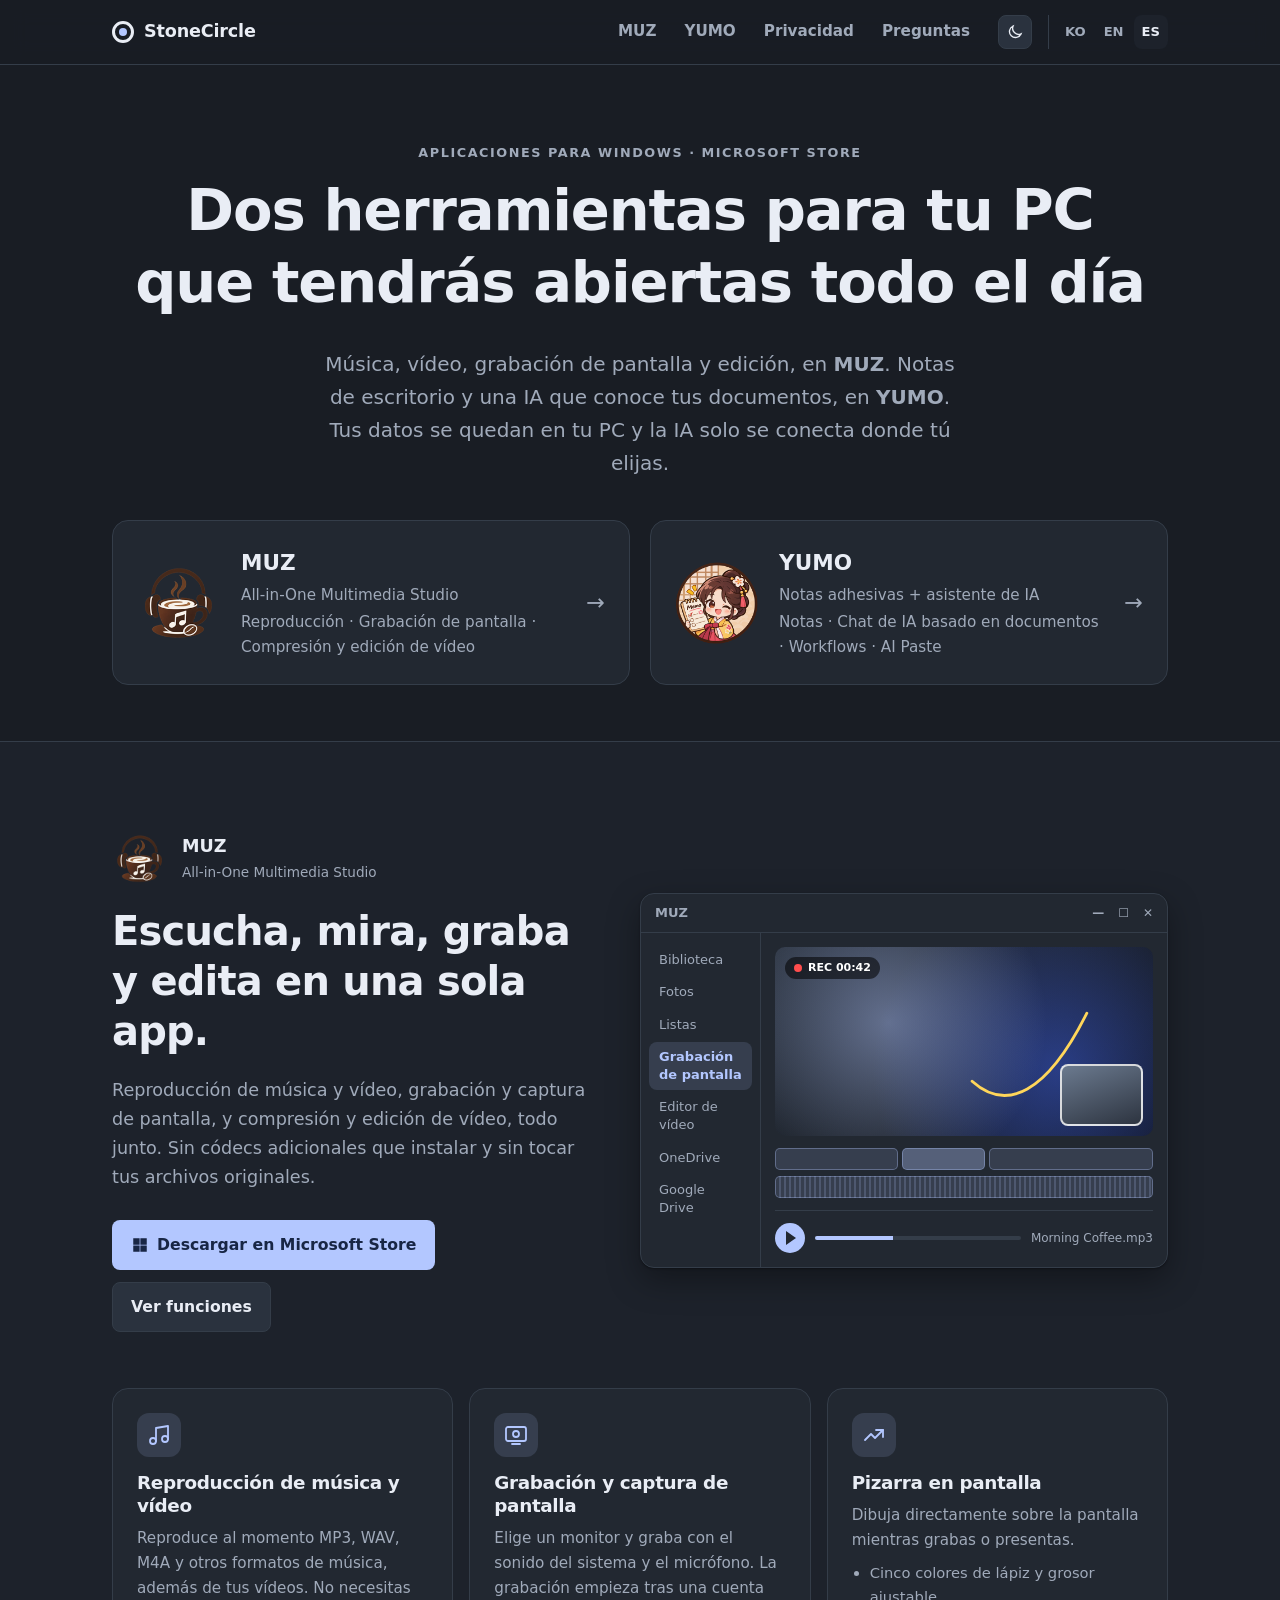
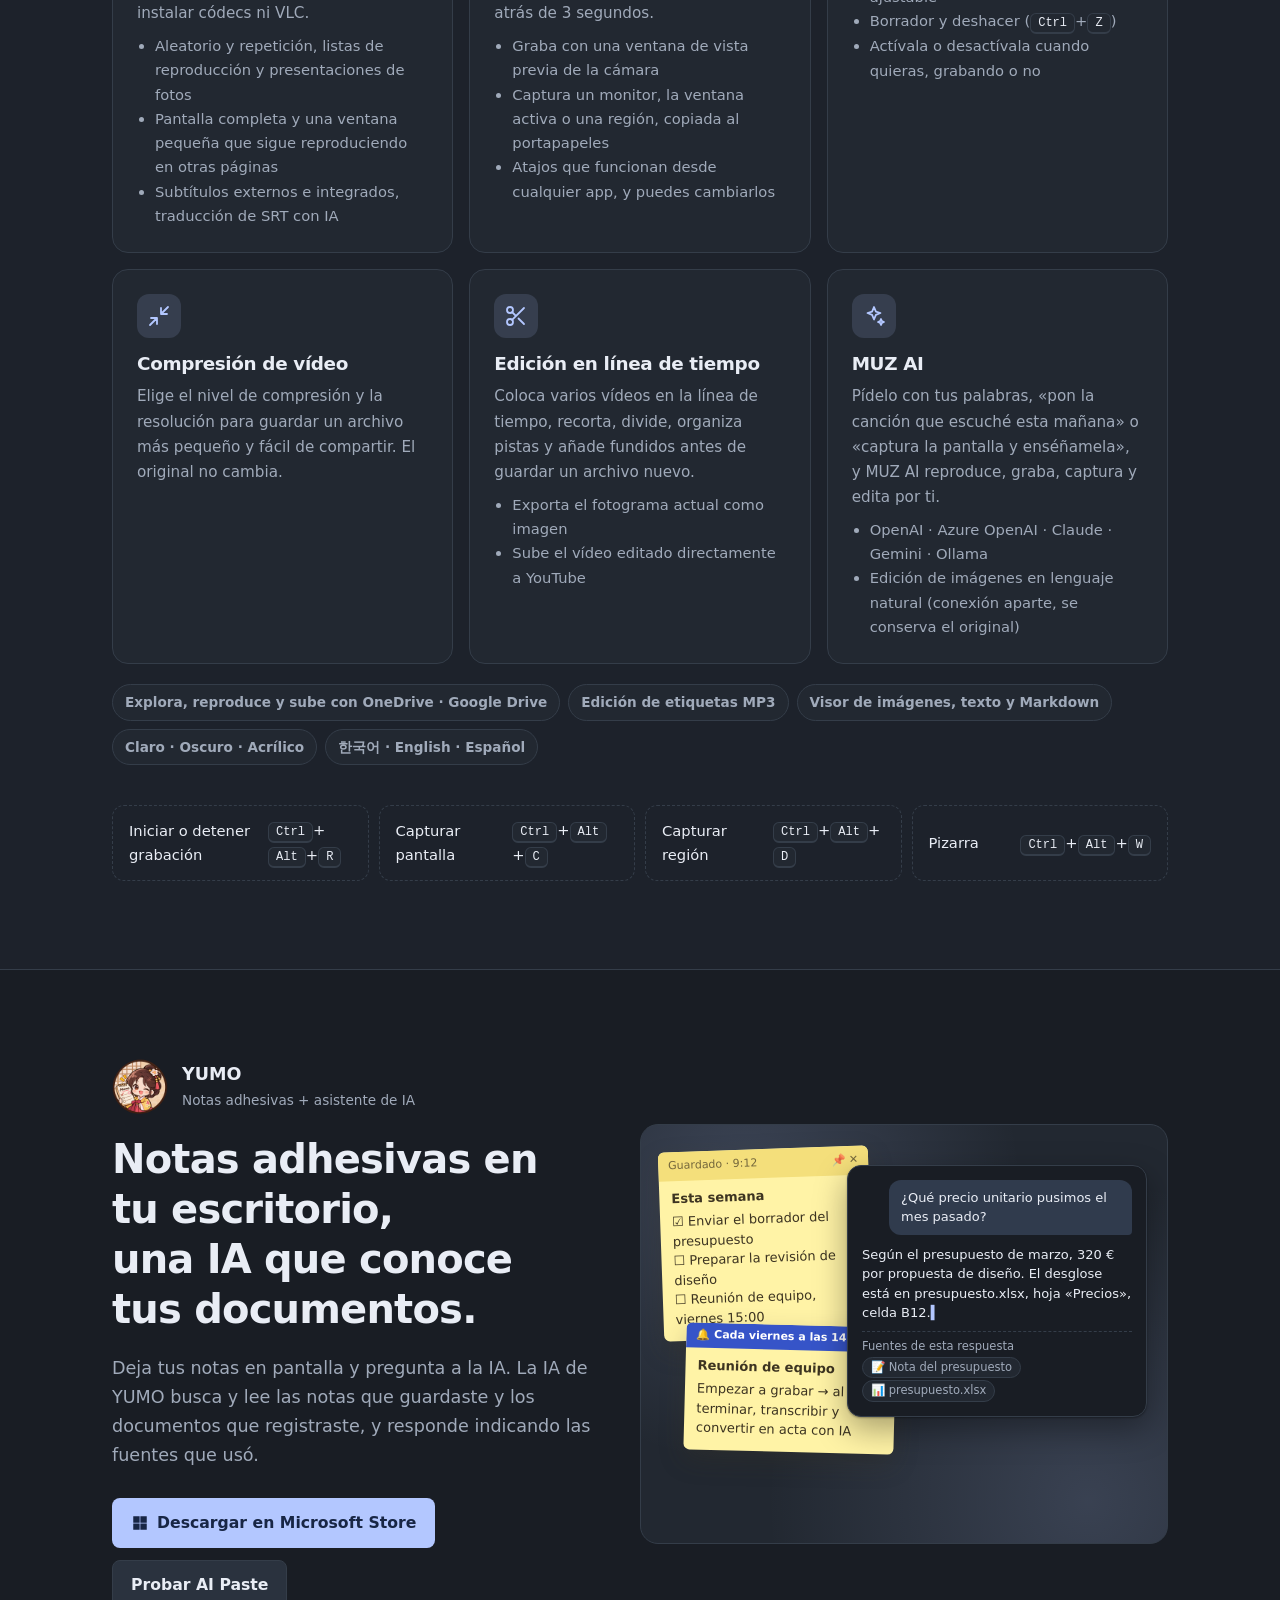
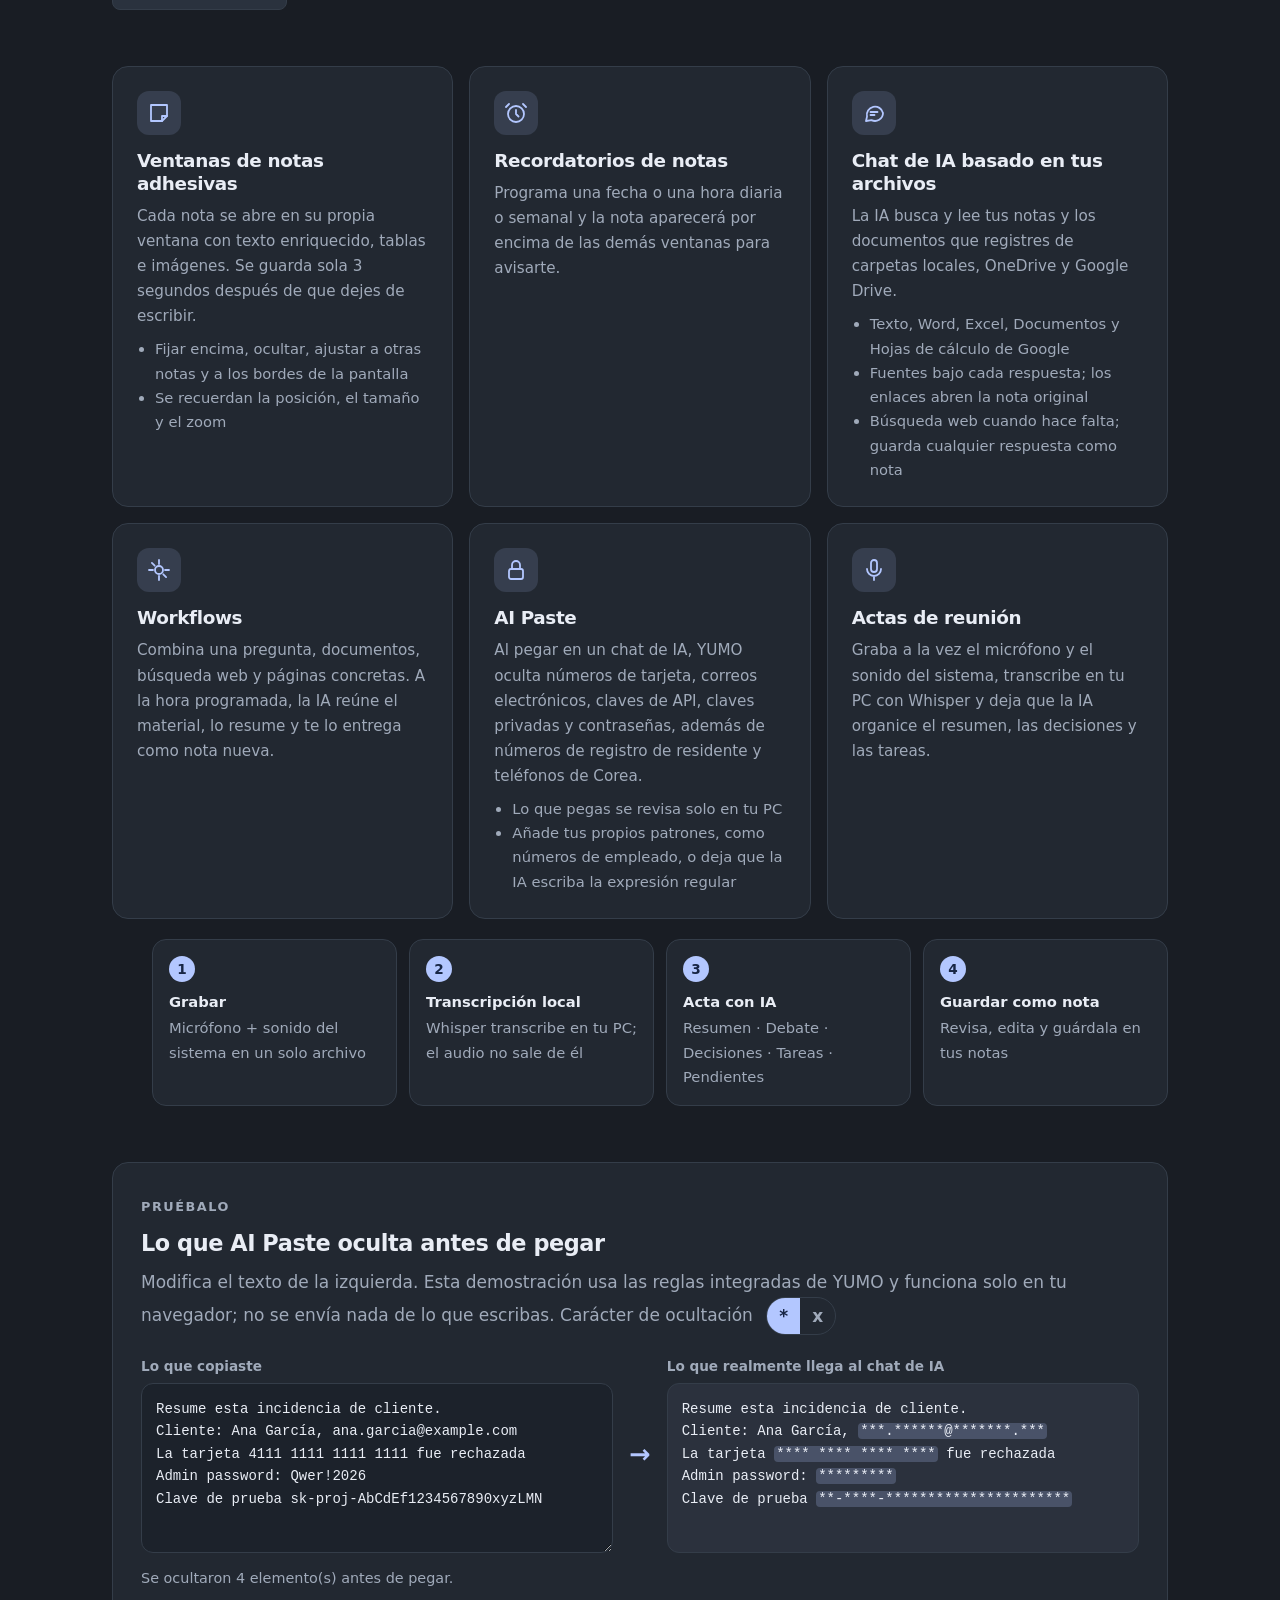
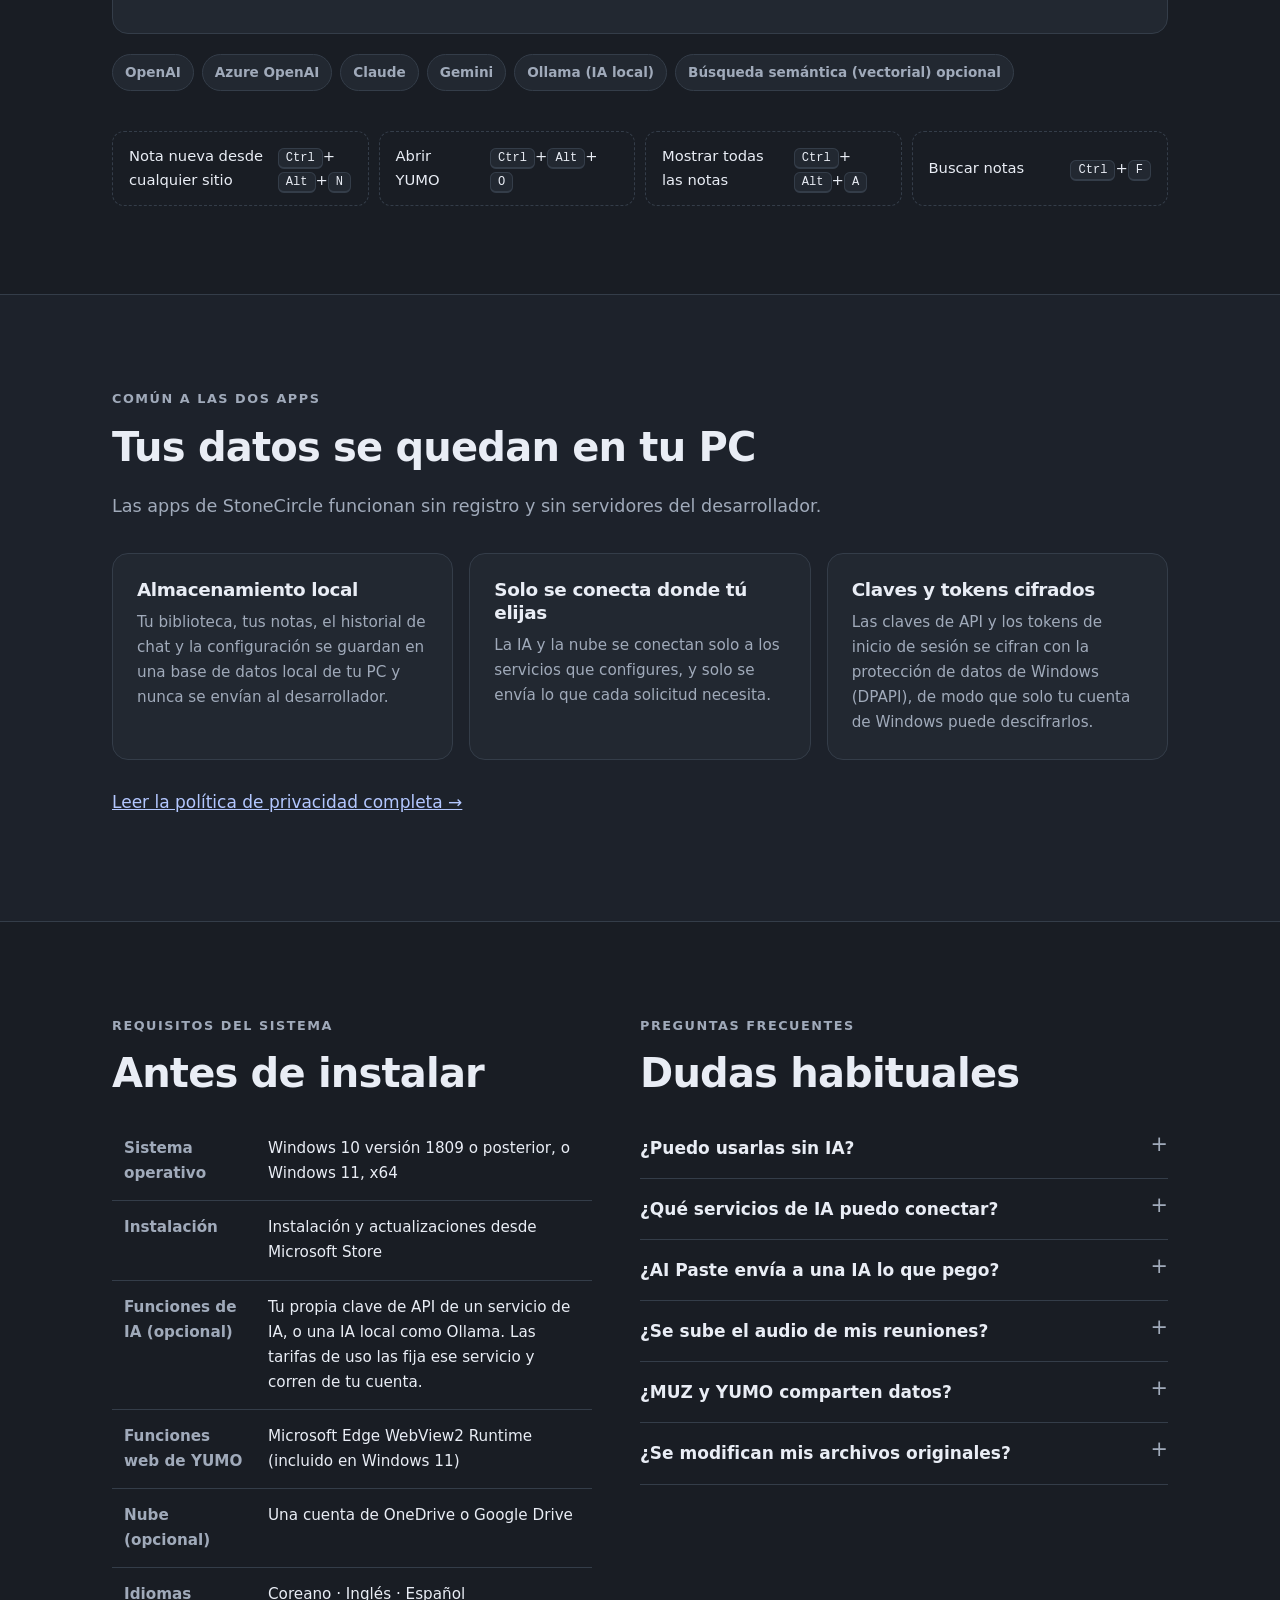
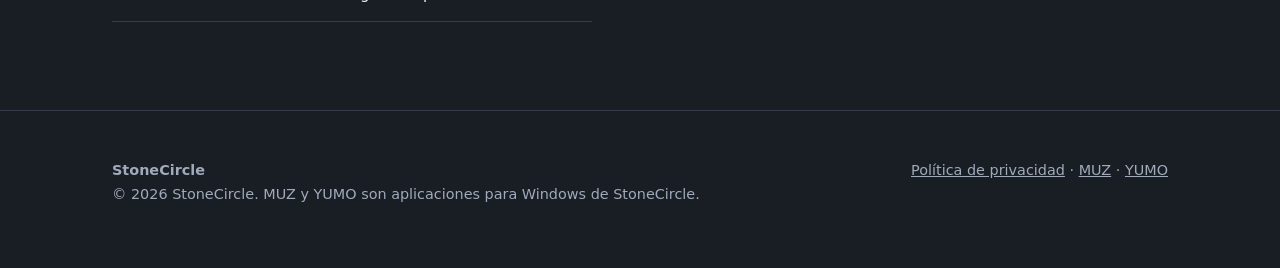
<file: es/index.html>
<!doctype html>
<html lang="es">
<head>
  <meta charset="utf-8">
  <meta name="viewport" content="width=device-width, initial-scale=1">
  <title>MUZ · YUMO — StoneCircle</title>
  <meta name="description" content="Aplicaciones para Windows de StoneCircle. MUZ reproduce, graba y edita tus contenidos multimedia; YUMO combina notas adhesivas de escritorio con una IA que responde a partir de tus notas y documentos.">
  <meta property="og:type" content="website">
  <meta property="og:title" content="MUZ · YUMO — StoneCircle">
  <meta property="og:description" content="MUZ, un estudio multimedia todo en uno, y YUMO, notas adhesivas con una IA que conoce tus documentos.">
  <meta property="og:url" content="https://nameofseokwonhong.github.io/stonecircle/es/">
  <meta property="og:site_name" content="StoneCircle">
  <meta property="og:locale" content="es_ES">
  <meta property="og:locale:alternate" content="ko_KR">
  <meta property="og:locale:alternate" content="en_US">
  <meta property="og:image" content="https://nameofseokwonhong.github.io/stonecircle/assets/img/yumo-logo.png">
  <meta name="twitter:card" content="summary">
  <meta name="theme-color" content="#191d24">
  <script>try{if(localStorage.getItem("sc-theme")==="light")document.documentElement.setAttribute("data-theme","light")}catch(e){}</script>
  <script type="application/ld+json">
{
    "@context": "https://schema.org",
    "@graph": [
      {
        "@type": "Organization",
        "@id": "https://nameofseokwonhong.github.io/stonecircle/#org",
        "name": "StoneCircle",
        "url": "https://nameofseokwonhong.github.io/stonecircle/",
        "logo": "https://nameofseokwonhong.github.io/stonecircle/assets/img/muz-logo.png"
      },
      {
        "@type": "WebSite",
        "@id": "https://nameofseokwonhong.github.io/stonecircle/es/#site",
        "name": "StoneCircle",
        "url": "https://nameofseokwonhong.github.io/stonecircle/es/",
        "inLanguage": "es",
        "publisher": {
          "@id": "https://nameofseokwonhong.github.io/stonecircle/#org"
        }
      },
      {
        "@type": "SoftwareApplication",
        "name": "MUZ",
        "applicationCategory": "MultimediaApplication",
        "operatingSystem": "Windows 10, Windows 11",
        "description": "Estudio multimedia todo en uno para Windows: reproducción de música y vídeo, grabación y captura de pantalla, compresión y edición de vídeo.",
        "image": "https://nameofseokwonhong.github.io/stonecircle/assets/img/muz-logo.png",
        "url": "https://nameofseokwonhong.github.io/stonecircle/es/#muz",
        "installUrl": "https://apps.microsoft.com/detail/9NM8542VXQTM",
        "inLanguage": [
          "ko",
          "en",
          "es"
        ],
        "publisher": {
          "@id": "https://nameofseokwonhong.github.io/stonecircle/#org"
        }
      },
      {
        "@type": "SoftwareApplication",
        "name": "YUMO",
        "applicationCategory": "ProductivityApplication",
        "operatingSystem": "Windows 10, Windows 11",
        "description": "Notas adhesivas de escritorio y asistente de IA para Windows. Conversa con una IA basada en tus notas y documentos, con Workflows y AI Paste.",
        "image": "https://nameofseokwonhong.github.io/stonecircle/assets/img/yumo-logo.png",
        "url": "https://nameofseokwonhong.github.io/stonecircle/es/#yumo",
        "installUrl": "https://apps.microsoft.com/detail/9N14128PJ0QF",
        "inLanguage": [
          "ko",
          "en",
          "es"
        ],
        "publisher": {
          "@id": "https://nameofseokwonhong.github.io/stonecircle/#org"
        }
      }
    ]
  }
  </script>
  <link rel="canonical" href="https://nameofseokwonhong.github.io/stonecircle/es/">
  <link rel="alternate" hreflang="ko" href="https://nameofseokwonhong.github.io/stonecircle/">
  <link rel="alternate" hreflang="en" href="https://nameofseokwonhong.github.io/stonecircle/en/">
  <link rel="alternate" hreflang="es" href="https://nameofseokwonhong.github.io/stonecircle/es/">
  <link rel="alternate" hreflang="x-default" href="https://nameofseokwonhong.github.io/stonecircle/en/">
  <link rel="icon" href="../assets/img/muz-logo.png">
  <link rel="stylesheet" href="../assets/css/site.css?v=3">
</head>
<body>

  <header class="nav">
    <div class="wrap">
      <a class="brand" href="#top" aria-label="Inicio de StoneCircle">
        <span class="brand-mark" aria-hidden="true"></span>
        StoneCircle
      </a>
      <nav class="nav-links" aria-label="Menú principal">
        <a href="#muz">MUZ</a>
        <a href="#yumo">YUMO</a>
        <a class="hide-sm" href="#privacy">Privacidad</a>
        <a class="hide-sm" href="#faq">Preguntas</a>
      </nav>
      <button type="button" class="theme-btn" id="theme-toggle" aria-label="Cambiar entre tema claro y oscuro" title="Cambiar entre tema claro y oscuro">
        <svg class="moon" viewBox="0 0 24 24" aria-hidden="true"><path d="M20 14.5A8 8 0 019.5 4a8 8 0 1010.5 10.5z"/></svg>
        <svg class="sun" viewBox="0 0 24 24" aria-hidden="true"><circle cx="12" cy="12" r="4"/><path d="M12 2v2M12 20v2M4.9 4.9l1.4 1.4M17.7 17.7l1.4 1.4M2 12h2M20 12h2M4.9 19.1l1.4-1.4M17.7 6.3l1.4-1.4"/></svg>
      </button>
      <nav class="lang" aria-label="Idioma">
        <a href="../" hreflang="ko" lang="ko">KO</a>
        <a href="../en/" hreflang="en" lang="en">EN</a>
        <a href="./" hreflang="es" lang="es" aria-current="true">ES</a>
      </nav>
    </div>
  </header>

  <main id="top">

    <section class="hero">
      <div class="wrap">
        <span class="eyebrow">Aplicaciones para Windows · Microsoft Store</span>
        <h1>Dos herramientas para tu PC<br>que tendrás abiertas todo el día</h1>
        <p class="lead">
          Música, vídeo, grabación de pantalla y edición, en <strong>MUZ</strong>.
          Notas de escritorio y una IA que conoce tus documentos, en <strong>YUMO</strong>.
          Tus datos se quedan en tu PC y la IA solo se conecta donde tú elijas.
        </p>

        <div class="product-pair">
          <a class="product-card" href="#muz">
            <img src="../assets/img/muz-logo.png" alt="" width="84" height="84">
            <div>
              <p class="name">MUZ</p>
              <p class="tag">All-in-One Multimedia Studio</p>
              <p class="tag">Reproducción · Grabación de pantalla · Compresión y edición de vídeo</p>
            </div>
            <span class="go" aria-hidden="true">→</span>
          </a>
          <a class="product-card" href="#yumo">
            <img src="../assets/img/yumo-logo.png" alt="" width="84" height="84">
            <div>
              <p class="name">YUMO</p>
              <p class="tag">Notas adhesivas + asistente de IA</p>
              <p class="tag">Notas · Chat de IA basado en documentos · Workflows · AI Paste</p>
            </div>
            <span class="go" aria-hidden="true">→</span>
          </a>
        </div>
      </div>
    </section>

    <!-- ===================== MUZ ===================== -->
    <section class="section alt muz-theme" id="muz">
      <div class="wrap">
        <div class="split">
          <div class="reveal">
            <div class="product-head">
              <img src="../assets/img/muz-logo.png" alt="Logotipo de MUZ" width="56" height="56">
              <div>
                <div class="label">MUZ</div>
                <div class="sub">All-in-One Multimedia Studio</div>
              </div>
            </div>
            <h2>Escucha, mira, graba<br>y edita en una sola app.</h2>
            <p class="section-intro">
              Reproducción de música y vídeo, grabación y captura de pantalla, y compresión y edición de vídeo, todo junto.
              Sin códecs adicionales que instalar y sin tocar tus archivos originales.
            </p>
            <div class="btn-row">
              <a class="btn btn-muz" href="https://apps.microsoft.com/detail/9NM8542VXQTM" target="_blank" rel="noopener">
                <svg viewBox="0 0 24 24" aria-hidden="true"><path d="M3 3h8.5v8.5H3zM12.5 3H21v8.5h-8.5zM3 12.5h8.5V21H3zM12.5 12.5H21V21h-8.5z"/></svg>
                Descargar en Microsoft Store
              </a>
              <a class="btn btn-ghost" href="#muz-features">Ver funciones</a>
            </div>
          </div>

          <div class="mock reveal" role="img" aria-label="Ilustración de MUZ: un vídeo grabándose, una línea de tiempo de edición y la barra de reproducción">
            <div class="mock-bar">
              MUZ
              <span class="dots"><span>—</span><span>☐</span><span>✕</span></span>
            </div>
            <div class="mock-body">
              <div class="mock-side">
                <span>Biblioteca</span>
                <span>Fotos</span>
                <span>Listas</span>
                <span class="on">Grabación de pantalla</span>
                <span>Editor de vídeo</span>
                <span>OneDrive</span>
                <span>Google Drive</span>
              </div>
              <div class="mock-main">
                <div class="mock-video">
                  <span class="rec">REC 00:42</span>
                  <svg class="ink" viewBox="0 0 400 200" preserveAspectRatio="none" aria-hidden="true">
                    <path d="M40 140 C 90 60, 150 60, 190 120 S 280 170, 330 70"/>
                  </svg>
                  <span class="cam"></span>
                </div>
                <div class="timeline" aria-hidden="true">
                  <div class="track"><span class="clip a"></span><span class="clip b"></span><span class="clip c"></span></div>
                  <div class="track"><span class="clip audio" style="flex:1"></span></div>
                </div>
                <div class="player">
                  <span class="play" aria-hidden="true"></span>
                  <span class="seek" aria-hidden="true"></span>
                  <span class="meta">Morning Coffee.mp3</span>
                </div>
              </div>
            </div>
          </div>
        </div>

        <div class="features" id="muz-features">
          <article class="feature reveal">
            <div class="ico"><svg viewBox="0 0 24 24"><path d="M9 18V5l12-2v13"/><circle cx="6" cy="18" r="3"/><circle cx="18" cy="16" r="3"/></svg></div>
            <h3>Reproducción de música y vídeo</h3>
            <p>Reproduce al momento MP3, WAV, M4A y otros formatos de música, además de tus vídeos. No necesitas instalar códecs ni VLC.</p>
            <ul>
              <li>Aleatorio y repetición, listas de reproducción y presentaciones de fotos</li>
              <li>Pantalla completa y una ventana pequeña que sigue reproduciendo en otras páginas</li>
              <li>Subtítulos externos e integrados, traducción de SRT con IA</li>
            </ul>
          </article>
          <article class="feature reveal">
            <div class="ico"><svg viewBox="0 0 24 24"><rect x="2" y="4" width="20" height="14" rx="2"/><circle cx="12" cy="11" r="3"/><path d="M8 21h8"/></svg></div>
            <h3>Grabación y captura de pantalla</h3>
            <p>Elige un monitor y graba con el sonido del sistema y el micrófono. La grabación empieza tras una cuenta atrás de 3 segundos.</p>
            <ul>
              <li>Graba con una ventana de vista previa de la cámara</li>
              <li>Captura un monitor, la ventana activa o una región, copiada al portapapeles</li>
              <li>Atajos que funcionan desde cualquier app, y puedes cambiarlos</li>
            </ul>
          </article>
          <article class="feature reveal">
            <div class="ico"><svg viewBox="0 0 24 24"><path d="M3 17l6-6 4 4 8-8"/><path d="M14 7h7v7"/></svg></div>
            <h3>Pizarra en pantalla</h3>
            <p>Dibuja directamente sobre la pantalla mientras grabas o presentas.</p>
            <ul>
              <li>Cinco colores de lápiz y grosor ajustable</li>
              <li>Borrador y deshacer (<kbd>Ctrl</kbd>+<kbd>Z</kbd>)</li>
              <li>Actívala o desactívala cuando quieras, grabando o no</li>
            </ul>
          </article>
          <article class="feature reveal">
            <div class="ico"><svg viewBox="0 0 24 24"><path d="M4 14h6v6M20 10h-6V4M14 10l7-7M3 21l7-7"/></svg></div>
            <h3>Compresión de vídeo</h3>
            <p>Elige el nivel de compresión y la resolución para guardar un archivo más pequeño y fácil de compartir. El original no cambia.</p>
          </article>
          <article class="feature reveal">
            <div class="ico"><svg viewBox="0 0 24 24"><circle cx="6" cy="6" r="3"/><circle cx="6" cy="18" r="3"/><path d="M20 4L8.1 15.9M14.5 14.5L20 20M8.1 8.1L12 12"/></svg></div>
            <h3>Edición en línea de tiempo</h3>
            <p>Coloca varios vídeos en la línea de tiempo, recorta, divide, organiza pistas y añade fundidos antes de guardar un archivo nuevo.</p>
            <ul>
              <li>Exporta el fotograma actual como imagen</li>
              <li>Sube el vídeo editado directamente a YouTube</li>
            </ul>
          </article>
          <article class="feature reveal">
            <div class="ico"><svg viewBox="0 0 24 24"><path d="M12 3l1.9 4.6L18.5 9l-4.6 1.9L12 15.5l-1.9-4.6L5.5 9l4.6-1.4z"/><path d="M19 15l.9 2.1L22 18l-2.1.9L19 21l-.9-2.1L16 18l2.1-.9z"/></svg></div>
            <h3>MUZ AI</h3>
            <p>Pídelo con tus palabras, «pon la canción que escuché esta mañana» o «captura la pantalla y enséñamela», y MUZ AI reproduce, graba, captura y edita por ti.</p>
            <ul>
              <li>OpenAI · Azure OpenAI · Claude · Gemini · Ollama</li>
              <li>Edición de imágenes en lenguaje natural (conexión aparte, se conserva el original)</li>
            </ul>
          </article>
        </div>

        <div class="chips reveal" aria-label="Nube e idiomas">
          <span class="chip">Explora, reproduce y sube con OneDrive · Google Drive</span>
          <span class="chip">Edición de etiquetas MP3</span>
          <span class="chip">Visor de imágenes, texto y Markdown</span>
          <span class="chip">Claro · Oscuro · Acrílico</span>
          <span class="chip">한국어 · English · Español</span>
        </div>

        <div class="shortcuts reveal" aria-label="Atajos predeterminados de MUZ">
          <div class="shortcut"><span>Iniciar o detener grabación</span><span><kbd>Ctrl</kbd>+<kbd>Alt</kbd>+<kbd>R</kbd></span></div>
          <div class="shortcut"><span>Capturar pantalla</span><span><kbd>Ctrl</kbd>+<kbd>Alt</kbd>+<kbd>C</kbd></span></div>
          <div class="shortcut"><span>Capturar región</span><span><kbd>Ctrl</kbd>+<kbd>Alt</kbd>+<kbd>D</kbd></span></div>
          <div class="shortcut"><span>Pizarra</span><span><kbd>Ctrl</kbd>+<kbd>Alt</kbd>+<kbd>W</kbd></span></div>
        </div>
      </div>
    </section>

    <!-- ===================== YUMO ===================== -->
    <section class="section yumo-theme" id="yumo">
      <div class="wrap">
        <div class="split">
          <div class="reveal">
            <div class="product-head">
              <img src="../assets/img/yumo-logo.png" alt="Logotipo de YUMO" width="56" height="56">
              <div>
                <div class="label">YUMO</div>
                <div class="sub">Notas adhesivas + asistente de IA</div>
              </div>
            </div>
            <h2>Notas adhesivas en tu escritorio,<br>una IA que conoce tus documentos.</h2>
            <p class="section-intro">
              Deja tus notas en pantalla y pregunta a la IA. La IA de YUMO busca y lee las notas que guardaste y los documentos que registraste,
              y responde indicando las fuentes que usó.
            </p>
            <div class="btn-row">
              <a class="btn btn-yumo" href="https://apps.microsoft.com/detail/9N14128PJ0QF" target="_blank" rel="noopener">
                <svg viewBox="0 0 24 24" aria-hidden="true"><path d="M3 3h8.5v8.5H3zM12.5 3H21v8.5h-8.5zM3 12.5h8.5V21H3zM12.5 12.5H21V21h-8.5z"/></svg>
                Descargar en Microsoft Store
              </a>
              <a class="btn btn-ghost" href="#paste">Probar AI Paste</a>
            </div>
          </div>

          <div class="desk reveal" role="img" aria-label="Ilustración de YUMO: dos notas en el escritorio y un chat de IA que muestra sus fuentes">
            <div class="sticky s1">
              <div class="head"><span>Guardado · 9:12</span><span>📌 ✕</span></div>
              <div class="body">
                <b>Esta semana</b>
                ☑ Enviar el borrador del presupuesto<br>
                ☐ Preparar la revisión de diseño<br>
                ☐ Reunión de equipo, viernes 15:00
              </div>
            </div>
            <div class="sticky s2">
              <div class="alert">🔔 Cada viernes a las 14:50</div>
              <div class="body">
                <b>Reunión de equipo</b>
                Empezar a grabar → al terminar, transcribir y convertir en acta con IA
              </div>
            </div>
            <div class="chat">
              <div class="bubble-user">¿Qué precio unitario pusimos el mes pasado?</div>
              <div class="bubble-ai">
                <span class="typing">Según el presupuesto de marzo, 320 € por propuesta de diseño. El desglose está en presupuesto.xlsx, hoja «Precios», celda B12.</span>
                <div class="src">
                  Fuentes de esta respuesta
                  <span>📝 Nota del presupuesto</span><span>📊 presupuesto.xlsx</span>
                </div>
              </div>
            </div>
          </div>
        </div>

        <div class="features">
          <article class="feature reveal">
            <div class="ico"><svg viewBox="0 0 24 24"><path d="M4 4h16v11l-5 5H4z"/><path d="M15 20v-5h5"/></svg></div>
            <h3>Ventanas de notas adhesivas</h3>
            <p>Cada nota se abre en su propia ventana con texto enriquecido, tablas e imágenes. Se guarda sola 3 segundos después de que dejes de escribir.</p>
            <ul>
              <li>Fijar encima, ocultar, ajustar a otras notas y a los bordes de la pantalla</li>
              <li>Se recuerdan la posición, el tamaño y el zoom</li>
            </ul>
          </article>
          <article class="feature reveal">
            <div class="ico"><svg viewBox="0 0 24 24"><circle cx="12" cy="13" r="8"/><path d="M12 9v4l2.5 2.5M5 3L2 6M19 3l3 3"/></svg></div>
            <h3>Recordatorios de notas</h3>
            <p>Programa una fecha o una hora diaria o semanal y la nota aparecerá por encima de las demás ventanas para avisarte.</p>
          </article>
          <article class="feature reveal">
            <div class="ico"><svg viewBox="0 0 24 24"><path d="M21 12a8 8 0 01-11.6 7.1L4 20l1-4.4A8 8 0 1121 12z"/><path d="M8.5 11h7M8.5 14h4"/></svg></div>
            <h3>Chat de IA basado en tus archivos</h3>
            <p>La IA busca y lee tus notas y los documentos que registres de carpetas locales, OneDrive y Google Drive.</p>
            <ul>
              <li>Texto, Word, Excel, Documentos y Hojas de cálculo de Google</li>
              <li>Fuentes bajo cada respuesta; los enlaces abren la nota original</li>
              <li>Búsqueda web cuando hace falta; guarda cualquier respuesta como nota</li>
            </ul>
          </article>
          <article class="feature reveal">
            <div class="ico"><svg viewBox="0 0 24 24"><path d="M12 2v4M12 18v4M4.9 4.9l2.8 2.8M16.3 16.3l2.8 2.8M2 12h4M18 12h4"/><circle cx="12" cy="12" r="4"/></svg></div>
            <h3>Workflows</h3>
            <p>Combina una pregunta, documentos, búsqueda web y páginas concretas. A la hora programada, la IA reúne el material, lo resume y te lo entrega como nota nueva.</p>
          </article>
          <article class="feature reveal">
            <div class="ico"><svg viewBox="0 0 24 24"><rect x="5" y="11" width="14" height="10" rx="2"/><path d="M8 11V7a4 4 0 018 0v4"/></svg></div>
            <h3>AI Paste</h3>
            <p>Al pegar en un chat de IA, YUMO oculta números de tarjeta, correos electrónicos, claves de API, claves privadas y contraseñas, además de números de registro de residente y teléfonos de Corea.</p>
            <ul>
              <li>Lo que pegas se revisa solo en tu PC</li>
              <li>Añade tus propios patrones, como números de empleado, o deja que la IA escriba la expresión regular</li>
            </ul>
          </article>
          <article class="feature reveal">
            <div class="ico"><svg viewBox="0 0 24 24"><rect x="9" y="2" width="6" height="12" rx="3"/><path d="M5 11a7 7 0 0014 0M12 18v4"/></svg></div>
            <h3>Actas de reunión</h3>
            <p>Graba a la vez el micrófono y el sonido del sistema, transcribe en tu PC con Whisper y deja que la IA organice el resumen, las decisiones y las tareas.</p>
          </article>
        </div>

        <ol class="flow reveal" aria-label="Cómo se crean las actas de reunión">
          <li><b>Grabar</b>Micrófono + sonido del sistema en un solo archivo</li>
          <li><b>Transcripción local</b>Whisper transcribe en tu PC; el audio no sale de él</li>
          <li><b>Acta con IA</b>Resumen · Debate · Decisiones · Tareas · Pendientes</li>
          <li><b>Guardar como nota</b>Revisa, edita y guárdala en tus notas</li>
        </ol>

        <div class="paste-demo reveal" id="paste">
          <span class="eyebrow">Pruébalo</span>
          <h3 style="font-size:1.4rem">Lo que AI Paste oculta antes de pegar</h3>
          <p class="muted" style="margin:0">
            Modifica el texto de la izquierda. Esta demostración usa las reglas integradas de YUMO y funciona solo en tu navegador; no se envía nada de lo que escribas.
            Carácter de ocultación
            <span class="toggle" role="group" aria-label="Elegir carácter de ocultación">
              <button type="button" data-mask="*" aria-pressed="true">*</button>
              <button type="button" data-mask="x" aria-pressed="false">x</button>
            </span>
          </p>
          <div class="paste-grid">
            <div>
              <label for="paste-input">Lo que copiaste</label>
              <textarea id="paste-input" spellcheck="false">Resume esta incidencia de cliente.
Cliente: Ana García, ana.garcia@example.com
La tarjeta 4111 1111 1111 1111 fue rechazada
Admin password: Qwer!2026
Clave de prueba sk-proj-AbCdEf1234567890xyzLMN</textarea>
            </div>
            <div class="paste-arrow" aria-hidden="true">→</div>
            <div>
              <label for="paste-output">Lo que realmente llega al chat de IA</label>
              <output id="paste-output" for="paste-input" aria-live="polite"></output>
            </div>
          </div>
          <p class="paste-meta" id="paste-count" data-none="No hay nada que ocultar. Se pega tal cual." data-some="Se ocultaron {0} elemento(s) antes de pegar."></p>
        </div>

        <div class="chips reveal" aria-label="Proveedores de IA">
          <span class="chip">OpenAI</span>
          <span class="chip">Azure OpenAI</span>
          <span class="chip">Claude</span>
          <span class="chip">Gemini</span>
          <span class="chip">Ollama (IA local)</span>
          <span class="chip">Búsqueda semántica (vectorial) opcional</span>
        </div>

        <div class="shortcuts reveal" aria-label="Atajos de YUMO">
          <div class="shortcut"><span>Nota nueva desde cualquier sitio</span><span><kbd>Ctrl</kbd>+<kbd>Alt</kbd>+<kbd>N</kbd></span></div>
          <div class="shortcut"><span>Abrir YUMO</span><span><kbd>Ctrl</kbd>+<kbd>Alt</kbd>+<kbd>O</kbd></span></div>
          <div class="shortcut"><span>Mostrar todas las notas</span><span><kbd>Ctrl</kbd>+<kbd>Alt</kbd>+<kbd>A</kbd></span></div>
          <div class="shortcut"><span>Buscar notas</span><span><kbd>Ctrl</kbd>+<kbd>F</kbd></span></div>
        </div>
      </div>
    </section>

    <!-- ===================== Principios ===================== -->
    <section class="section alt" id="privacy">
      <div class="wrap">
        <span class="eyebrow">Común a las dos apps</span>
        <h2>Tus datos se quedan en tu PC</h2>
        <p class="section-intro">Las apps de StoneCircle funcionan sin registro y sin servidores del desarrollador.</p>
        <div class="principles">
          <div class="principle reveal">
            <h3>Almacenamiento local</h3>
            <p>Tu biblioteca, tus notas, el historial de chat y la configuración se guardan en una base de datos local de tu PC y nunca se envían al desarrollador.</p>
          </div>
          <div class="principle reveal">
            <h3>Solo se conecta donde tú elijas</h3>
            <p>La IA y la nube se conectan solo a los servicios que configures, y solo se envía lo que cada solicitud necesita.</p>
          </div>
          <div class="principle reveal">
            <h3>Claves y tokens cifrados</h3>
            <p>Las claves de API y los tokens de inicio de sesión se cifran con la protección de datos de Windows (DPAPI), de modo que solo tu cuenta de Windows puede descifrarlos.</p>
          </div>
        </div>
        <p style="margin-top:28px"><a href="privacy.html">Leer la política de privacidad completa →</a></p>
      </div>
    </section>

    <!-- ===================== Requisitos · Preguntas ===================== -->
    <section class="section" id="faq">
      <div class="wrap">
        <div class="split" style="align-items:start">
          <div>
            <span class="eyebrow">Requisitos del sistema</span>
            <h2>Antes de instalar</h2>
            <table class="req-table">
              <tbody>
                <tr>
                  <th scope="row">Sistema operativo</th>
                  <td>Windows 10 versión 1809 o posterior, o Windows 11, x64</td>
                </tr>
                <tr>
                  <th scope="row">Instalación</th>
                  <td>Instalación y actualizaciones desde Microsoft Store</td>
                </tr>
                <tr>
                  <th scope="row">Funciones de IA (opcional)</th>
                  <td>Tu propia clave de API de un servicio de IA, o una IA local como Ollama. Las tarifas de uso las fija ese servicio y corren de tu cuenta.</td>
                </tr>
                <tr>
                  <th scope="row">Funciones web de YUMO</th>
                  <td>Microsoft Edge WebView2 Runtime (incluido en Windows 11)</td>
                </tr>
                <tr>
                  <th scope="row">Nube (opcional)</th>
                  <td>Una cuenta de OneDrive o Google Drive</td>
                </tr>
                <tr>
                  <th scope="row">Idiomas</th>
                  <td>Coreano · Inglés · Español</td>
                </tr>
              </tbody>
            </table>
          </div>

          <div class="faq">
            <span class="eyebrow">Preguntas frecuentes</span>
            <h2>Dudas habituales</h2>
            <details>
              <summary>¿Puedo usarlas sin IA?</summary>
              <p>Sí. En MUZ, la reproducción, la grabación, la captura, la compresión y la edición, y en YUMO, las notas, los recordatorios, la búsqueda, AI Paste, la grabación y la transcripción funcionan sin conexión a una IA. El chat de IA, los Workflows, las actas con IA y MUZ AI sí la necesitan.</p>
            </details>
            <details>
              <summary>¿Qué servicios de IA puedo conectar?</summary>
              <p>OpenAI, Azure OpenAI, Anthropic Claude, Google Gemini y Ollama (local). Conectas una clave que hayas obtenido tú o un servidor local que ejecutes.</p>
            </details>
            <details>
              <summary>¿AI Paste envía a una IA lo que pego?</summary>
              <p>No. Lo que pegas se revisa en tu PC solo con las reglas integradas y tus propios patrones. La IA solo se usa si le pides convertir la descripción de un patrón en una expresión regular, y en ese caso solo se envían la descripción y los ejemplos.</p>
            </details>
            <details>
              <summary>¿Se sube el audio de mis reuniones?</summary>
              <p>No. La transcripción se hace en tu PC con un modelo Whisper; la red solo se usa para descargar el modelo la primera vez. Al crear el acta con IA, solo se envía el texto transcrito a la IA que elijas.</p>
            </details>
            <details>
              <summary>¿MUZ y YUMO comparten datos?</summary>
              <p>No. Cada app tiene su propia carpeta de datos, sus conexiones de cuenta y su configuración.</p>
            </details>
            <details>
              <summary>¿Se modifican mis archivos originales?</summary>
              <p>MUZ siempre guarda la compresión y las ediciones como archivos nuevos, y quitar un elemento de una lista no borra el original. YUMO solo lee los documentos que registres.</p>
            </details>
          </div>
        </div>
      </div>
    </section>

  </main>

  <footer class="footer">
    <div class="wrap">
      <div>
        <strong>StoneCircle</strong><br>
        © <span id="year">2026</span> StoneCircle. MUZ y YUMO son aplicaciones para Windows de StoneCircle.
      </div>
      <div>
        <a href="privacy.html">Política de privacidad</a> ·
        <a href="https://apps.microsoft.com/detail/9NM8542VXQTM" target="_blank" rel="noopener">MUZ</a> ·
        <a href="https://apps.microsoft.com/detail/9N14128PJ0QF" target="_blank" rel="noopener">YUMO</a>
      </div>
    </div>
  </footer>

  <script src="../assets/js/site.js?v=3"></script>
</body>
</html>
</file>
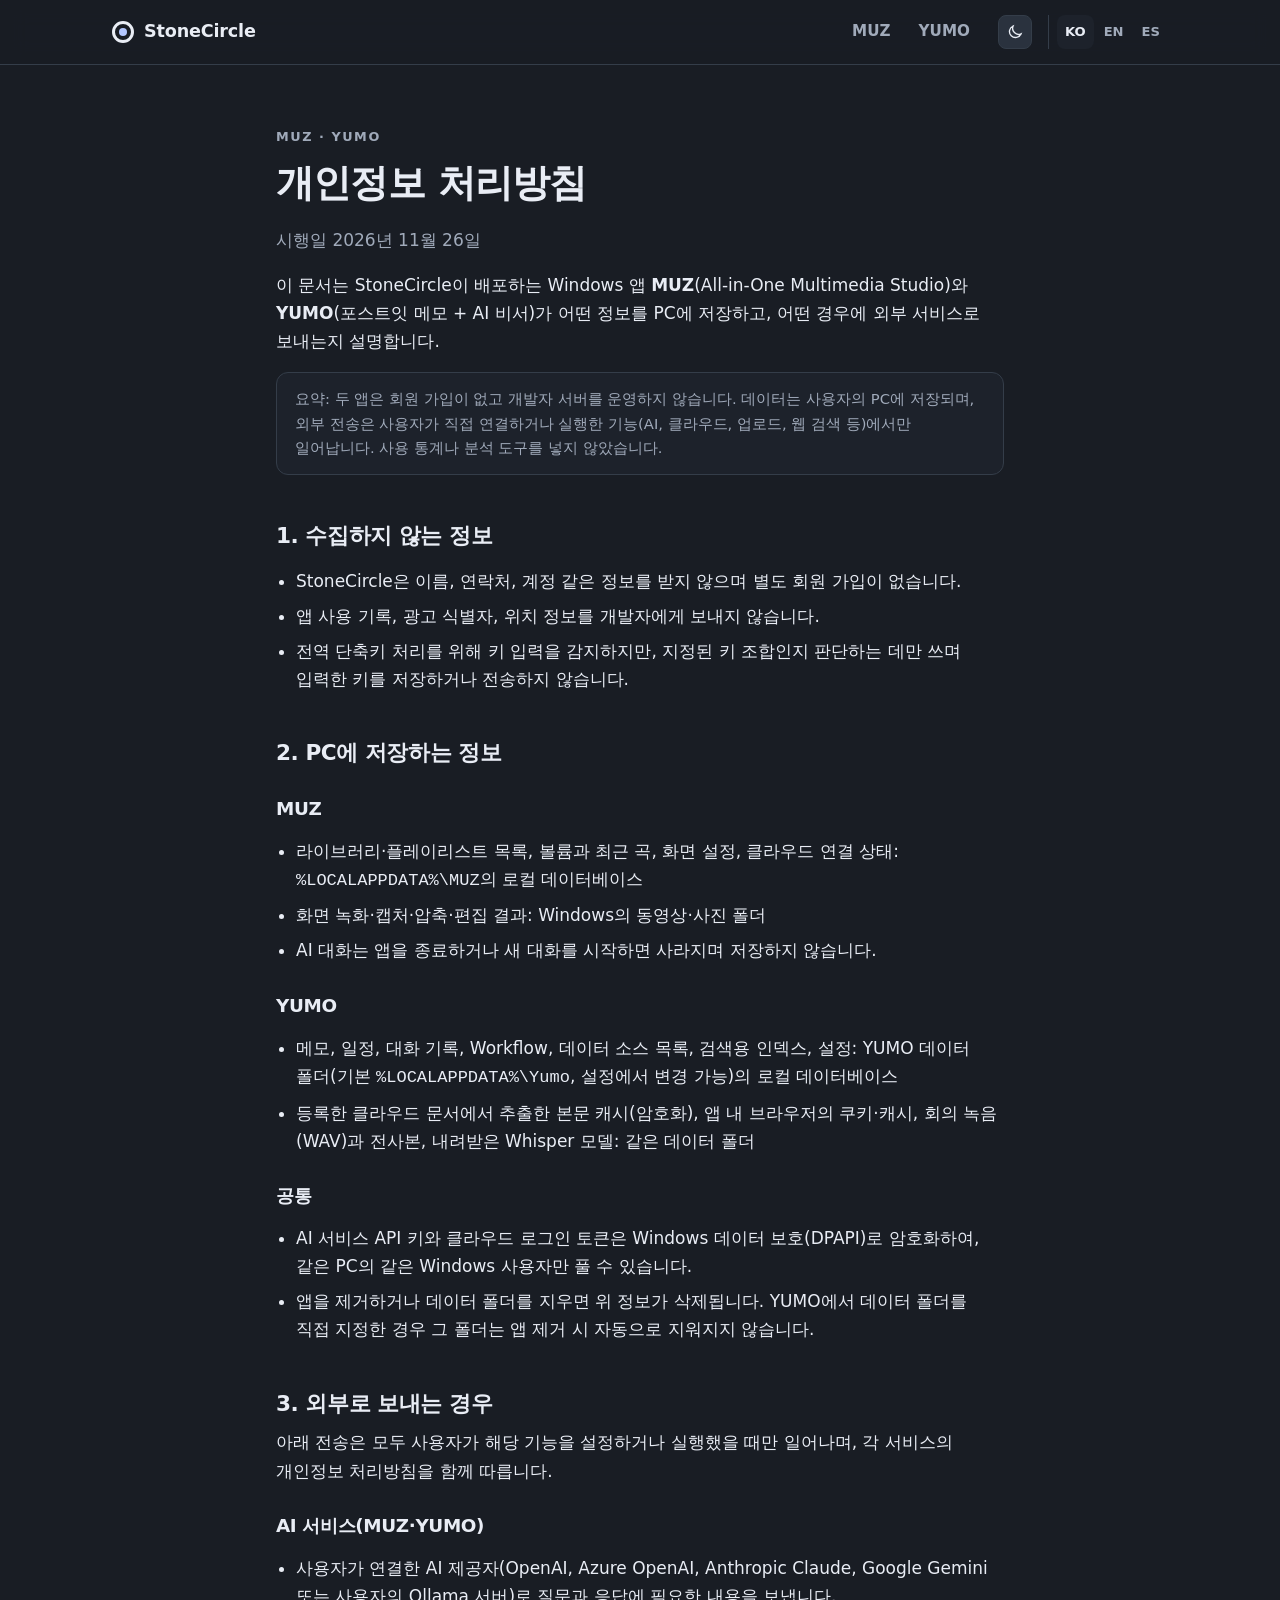
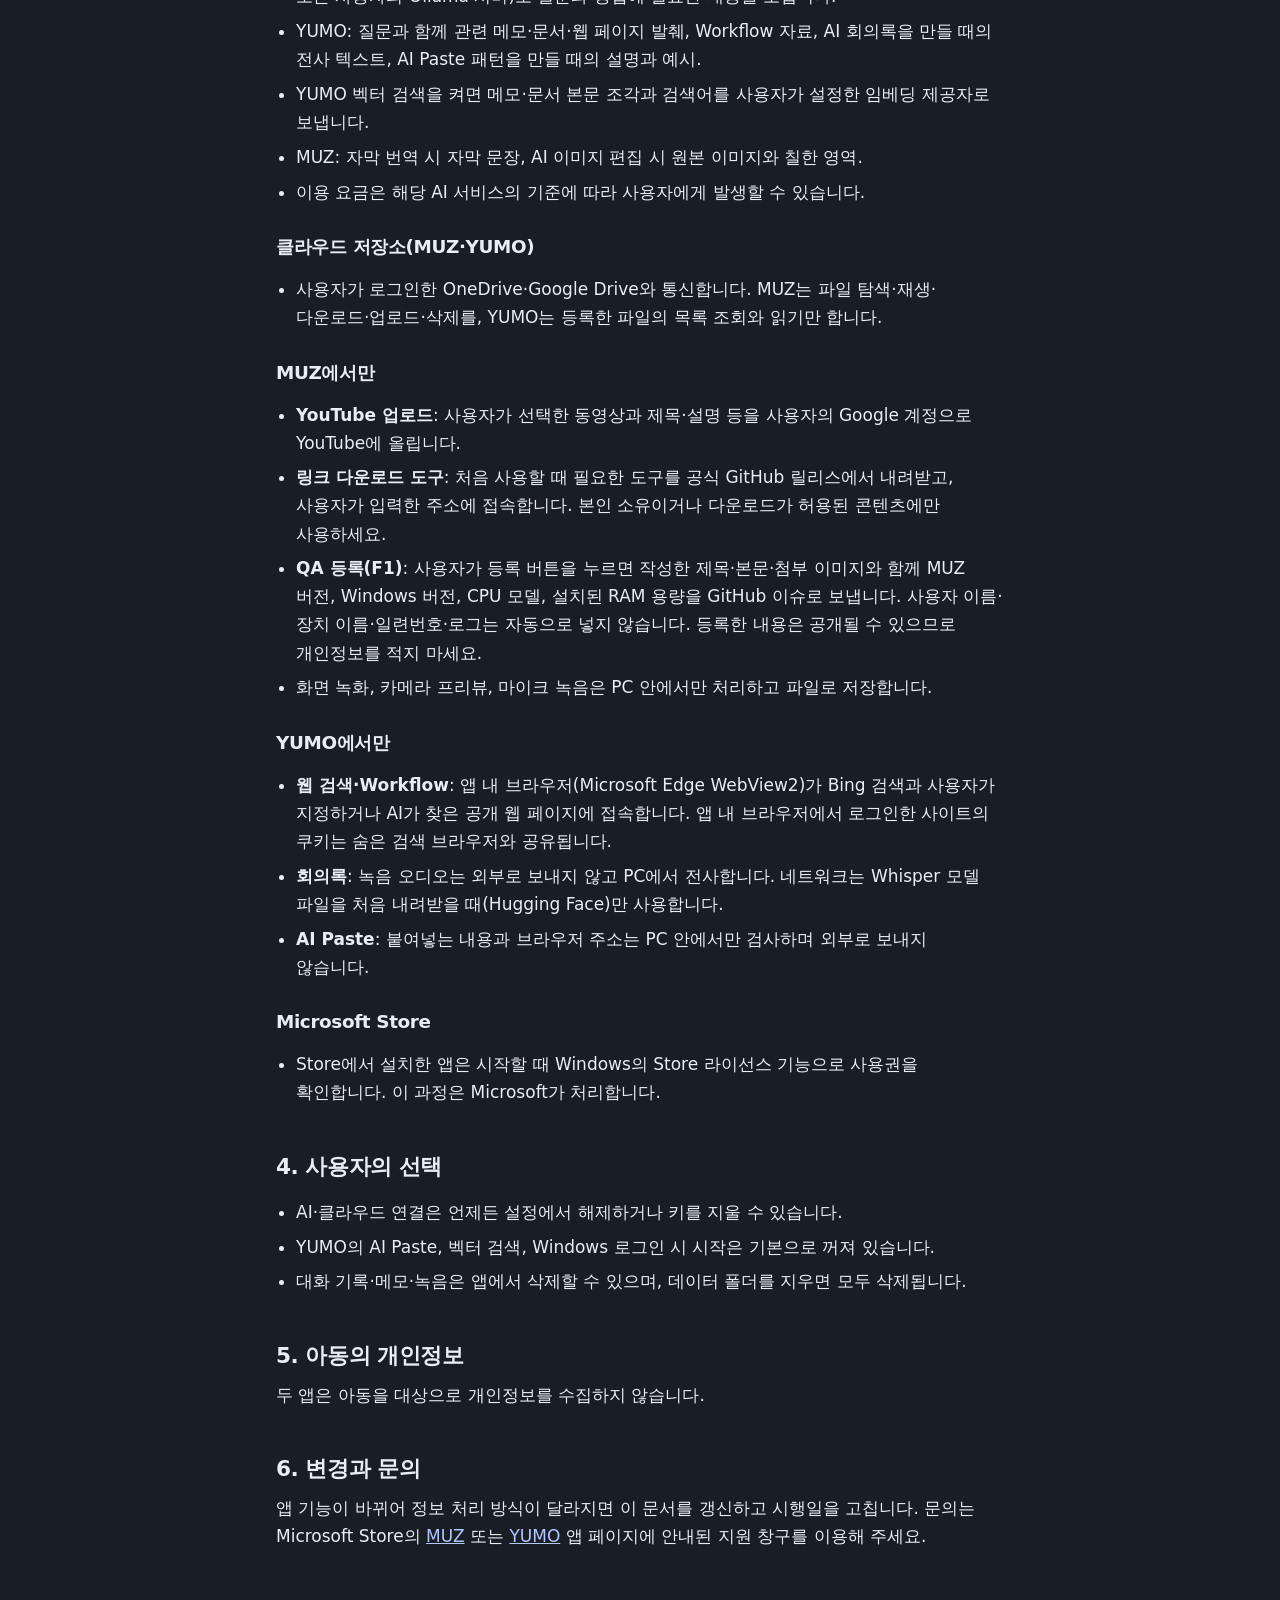
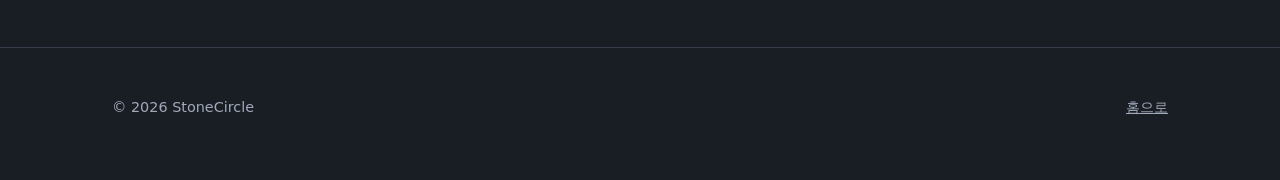
<file: privacy.html>
<!doctype html>
<html lang="ko">
<head>
  <meta charset="utf-8">
  <meta name="viewport" content="width=device-width, initial-scale=1">
  <title>개인정보 처리방침 — StoneCircle</title>
  <meta name="description" content="StoneCircle의 Windows 앱 MUZ와 YUMO가 어떤 정보를 어디에 저장하고 어디로 보내는지 설명합니다.">
  <meta name="theme-color" content="#191d24">
  <script>try{if(localStorage.getItem("sc-theme")==="light")document.documentElement.setAttribute("data-theme","light")}catch(e){}</script>
  <link rel="canonical" href="https://nameofseokwonhong.github.io/stonecircle/privacy.html">
  <link rel="alternate" hreflang="ko" href="https://nameofseokwonhong.github.io/stonecircle/privacy.html">
  <link rel="alternate" hreflang="en" href="https://nameofseokwonhong.github.io/stonecircle/en/privacy.html">
  <link rel="alternate" hreflang="es" href="https://nameofseokwonhong.github.io/stonecircle/es/privacy.html">
  <link rel="alternate" hreflang="x-default" href="https://nameofseokwonhong.github.io/stonecircle/en/privacy.html">
  <link rel="icon" href="assets/img/muz-logo.png">
  <link rel="stylesheet" href="assets/css/site.css?v=3">
</head>
<body>
  <!--
    작성 기준: muz/QA.md, yumo/packaging/msix/STORE_LISTING.md "개인정보 고지에 담을 내용",
    각 앱 AGENTS.md의 데이터 흐름(2026-11-26 소스 기준). 앱 동작이 바뀌면 이 문서도 함께 고친다.
    게시 전 사업자 정보·문의 창구·시행일과 법률 검토를 확인한다.
  -->

  <header class="nav">
    <div class="wrap">
      <a class="brand" href="index.html" aria-label="StoneCircle 홈">
        <span class="brand-mark" aria-hidden="true"></span>
        StoneCircle
      </a>
      <nav class="nav-links" aria-label="주요 메뉴">
        <a href="index.html#muz">MUZ</a>
        <a href="index.html#yumo">YUMO</a>
      </nav>
      <button type="button" class="theme-btn" id="theme-toggle" aria-label="라이트·다크 테마 전환" title="라이트·다크 테마 전환">
        <svg class="moon" viewBox="0 0 24 24" aria-hidden="true"><path d="M20 14.5A8 8 0 019.5 4a8 8 0 1010.5 10.5z"/></svg>
        <svg class="sun" viewBox="0 0 24 24" aria-hidden="true"><circle cx="12" cy="12" r="4"/><path d="M12 2v2M12 20v2M4.9 4.9l1.4 1.4M17.7 17.7l1.4 1.4M2 12h2M20 12h2M4.9 19.1l1.4-1.4M17.7 6.3l1.4-1.4"/></svg>
      </button>
      <nav class="lang" aria-label="언어">
        <a href="privacy.html" hreflang="ko" lang="ko" aria-current="true">KO</a>
        <a href="en/privacy.html" hreflang="en" lang="en">EN</a>
        <a href="es/privacy.html" hreflang="es" lang="es">ES</a>
      </nav>
    </div>
  </header>

  <main class="doc">
    <span class="eyebrow">MUZ · YUMO</span>
    <h1>개인정보 처리방침</h1>
    <p class="muted">시행일 2026년 11월 26일</p>

    <p>
      이 문서는 StoneCircle이 배포하는 Windows 앱 <strong>MUZ</strong>(All-in-One Multimedia Studio)와
      <strong>YUMO</strong>(포스트잇 메모 + AI 비서)가 어떤 정보를 PC에 저장하고, 어떤 경우에 외부 서비스로 보내는지 설명합니다.
    </p>

    <div class="notice">
      요약: 두 앱은 회원 가입이 없고 개발자 서버를 운영하지 않습니다. 데이터는 사용자의 PC에 저장되며,
      외부 전송은 사용자가 직접 연결하거나 실행한 기능(AI, 클라우드, 업로드, 웹 검색 등)에서만 일어납니다.
      사용 통계나 분석 도구를 넣지 않았습니다.
    </div>

    <h2>1. 수집하지 않는 정보</h2>
    <ul>
      <li>StoneCircle은 이름, 연락처, 계정 같은 정보를 받지 않으며 별도 회원 가입이 없습니다.</li>
      <li>앱 사용 기록, 광고 식별자, 위치 정보를 개발자에게 보내지 않습니다.</li>
      <li>전역 단축키 처리를 위해 키 입력을 감지하지만, 지정된 키 조합인지 판단하는 데만 쓰며 입력한 키를 저장하거나 전송하지 않습니다.</li>
    </ul>

    <h2>2. PC에 저장하는 정보</h2>
    <h3>MUZ</h3>
    <ul>
      <li>라이브러리·플레이리스트 목록, 볼륨과 최근 곡, 화면 설정, 클라우드 연결 상태: <code>%LOCALAPPDATA%\MUZ</code>의 로컬 데이터베이스</li>
      <li>화면 녹화·캡처·압축·편집 결과: Windows의 동영상·사진 폴더</li>
      <li>AI 대화는 앱을 종료하거나 새 대화를 시작하면 사라지며 저장하지 않습니다.</li>
    </ul>
    <h3>YUMO</h3>
    <ul>
      <li>메모, 일정, 대화 기록, Workflow, 데이터 소스 목록, 검색용 인덱스, 설정: YUMO 데이터 폴더(기본 <code>%LOCALAPPDATA%\Yumo</code>, 설정에서 변경 가능)의 로컬 데이터베이스</li>
      <li>등록한 클라우드 문서에서 추출한 본문 캐시(암호화), 앱 내 브라우저의 쿠키·캐시, 회의 녹음(WAV)과 전사본, 내려받은 Whisper 모델: 같은 데이터 폴더</li>
    </ul>
    <h3>공통</h3>
    <ul>
      <li>AI 서비스 API 키와 클라우드 로그인 토큰은 Windows 데이터 보호(DPAPI)로 암호화하여, 같은 PC의 같은 Windows 사용자만 풀 수 있습니다.</li>
      <li>앱을 제거하거나 데이터 폴더를 지우면 위 정보가 삭제됩니다. YUMO에서 데이터 폴더를 직접 지정한 경우 그 폴더는 앱 제거 시 자동으로 지워지지 않습니다.</li>
    </ul>

    <h2>3. 외부로 보내는 경우</h2>
    <p>아래 전송은 모두 사용자가 해당 기능을 설정하거나 실행했을 때만 일어나며, 각 서비스의 개인정보 처리방침을 함께 따릅니다.</p>

    <h3>AI 서비스(MUZ·YUMO)</h3>
    <ul>
      <li>사용자가 연결한 AI 제공자(OpenAI, Azure OpenAI, Anthropic Claude, Google Gemini 또는 사용자의 Ollama 서버)로 질문과 응답에 필요한 내용을 보냅니다.</li>
      <li>YUMO: 질문과 함께 관련 메모·문서·웹 페이지 발췌, Workflow 자료, AI 회의록을 만들 때의 전사 텍스트, AI Paste 패턴을 만들 때의 설명과 예시.</li>
      <li>YUMO 벡터 검색을 켜면 메모·문서 본문 조각과 검색어를 사용자가 설정한 임베딩 제공자로 보냅니다.</li>
      <li>MUZ: 자막 번역 시 자막 문장, AI 이미지 편집 시 원본 이미지와 칠한 영역.</li>
      <li>이용 요금은 해당 AI 서비스의 기준에 따라 사용자에게 발생할 수 있습니다.</li>
    </ul>

    <h3>클라우드 저장소(MUZ·YUMO)</h3>
    <ul>
      <li>사용자가 로그인한 OneDrive·Google Drive와 통신합니다. MUZ는 파일 탐색·재생·다운로드·업로드·삭제를, YUMO는 등록한 파일의 목록 조회와 읽기만 합니다.</li>
    </ul>

    <h3>MUZ에서만</h3>
    <ul>
      <li><strong>YouTube 업로드</strong>: 사용자가 선택한 동영상과 제목·설명 등을 사용자의 Google 계정으로 YouTube에 올립니다.</li>
      <li><strong>링크 다운로드 도구</strong>: 처음 사용할 때 필요한 도구를 공식 GitHub 릴리스에서 내려받고, 사용자가 입력한 주소에 접속합니다. 본인 소유이거나 다운로드가 허용된 콘텐츠에만 사용하세요.</li>
      <li><strong>QA 등록(F1)</strong>: 사용자가 등록 버튼을 누르면 작성한 제목·본문·첨부 이미지와 함께 MUZ 버전, Windows 버전, CPU 모델, 설치된 RAM 용량을 GitHub 이슈로 보냅니다. 사용자 이름·장치 이름·일련번호·로그는 자동으로 넣지 않습니다. 등록한 내용은 공개될 수 있으므로 개인정보를 적지 마세요.</li>
      <li>화면 녹화, 카메라 프리뷰, 마이크 녹음은 PC 안에서만 처리하고 파일로 저장합니다.</li>
    </ul>

    <h3>YUMO에서만</h3>
    <ul>
      <li><strong>웹 검색·Workflow</strong>: 앱 내 브라우저(Microsoft Edge WebView2)가 Bing 검색과 사용자가 지정하거나 AI가 찾은 공개 웹 페이지에 접속합니다. 앱 내 브라우저에서 로그인한 사이트의 쿠키는 숨은 검색 브라우저와 공유됩니다.</li>
      <li><strong>회의록</strong>: 녹음 오디오는 외부로 보내지 않고 PC에서 전사합니다. 네트워크는 Whisper 모델 파일을 처음 내려받을 때(Hugging Face)만 사용합니다.</li>
      <li><strong>AI Paste</strong>: 붙여넣는 내용과 브라우저 주소는 PC 안에서만 검사하며 외부로 보내지 않습니다.</li>
    </ul>

    <h3>Microsoft Store</h3>
    <ul>
      <li>Store에서 설치한 앱은 시작할 때 Windows의 Store 라이선스 기능으로 사용권을 확인합니다. 이 과정은 Microsoft가 처리합니다.</li>
    </ul>

    <h2>4. 사용자의 선택</h2>
    <ul>
      <li>AI·클라우드 연결은 언제든 설정에서 해제하거나 키를 지울 수 있습니다.</li>
      <li>YUMO의 AI Paste, 벡터 검색, Windows 로그인 시 시작은 기본으로 꺼져 있습니다.</li>
      <li>대화 기록·메모·녹음은 앱에서 삭제할 수 있으며, 데이터 폴더를 지우면 모두 삭제됩니다.</li>
    </ul>

    <h2>5. 아동의 개인정보</h2>
    <p>두 앱은 아동을 대상으로 개인정보를 수집하지 않습니다.</p>

    <h2>6. 변경과 문의</h2>
    <p>
      앱 기능이 바뀌어 정보 처리 방식이 달라지면 이 문서를 갱신하고 시행일을 고칩니다.
      문의는 Microsoft Store의 <a href="https://apps.microsoft.com/detail/9NM8542VXQTM" target="_blank" rel="noopener">MUZ</a> 또는
      <a href="https://apps.microsoft.com/detail/9N14128PJ0QF" target="_blank" rel="noopener">YUMO</a> 앱 페이지에 안내된 지원 창구를 이용해 주세요.
    </p>
  </main>

  <footer class="footer">
    <div class="wrap">
      <div>© <span id="year">2026</span> StoneCircle</div>
      <div><a href="index.html">홈으로</a></div>
    </div>
  </footer>

  <script src="assets/js/site.js?v=3"></script>
</body>
</html>
</file>
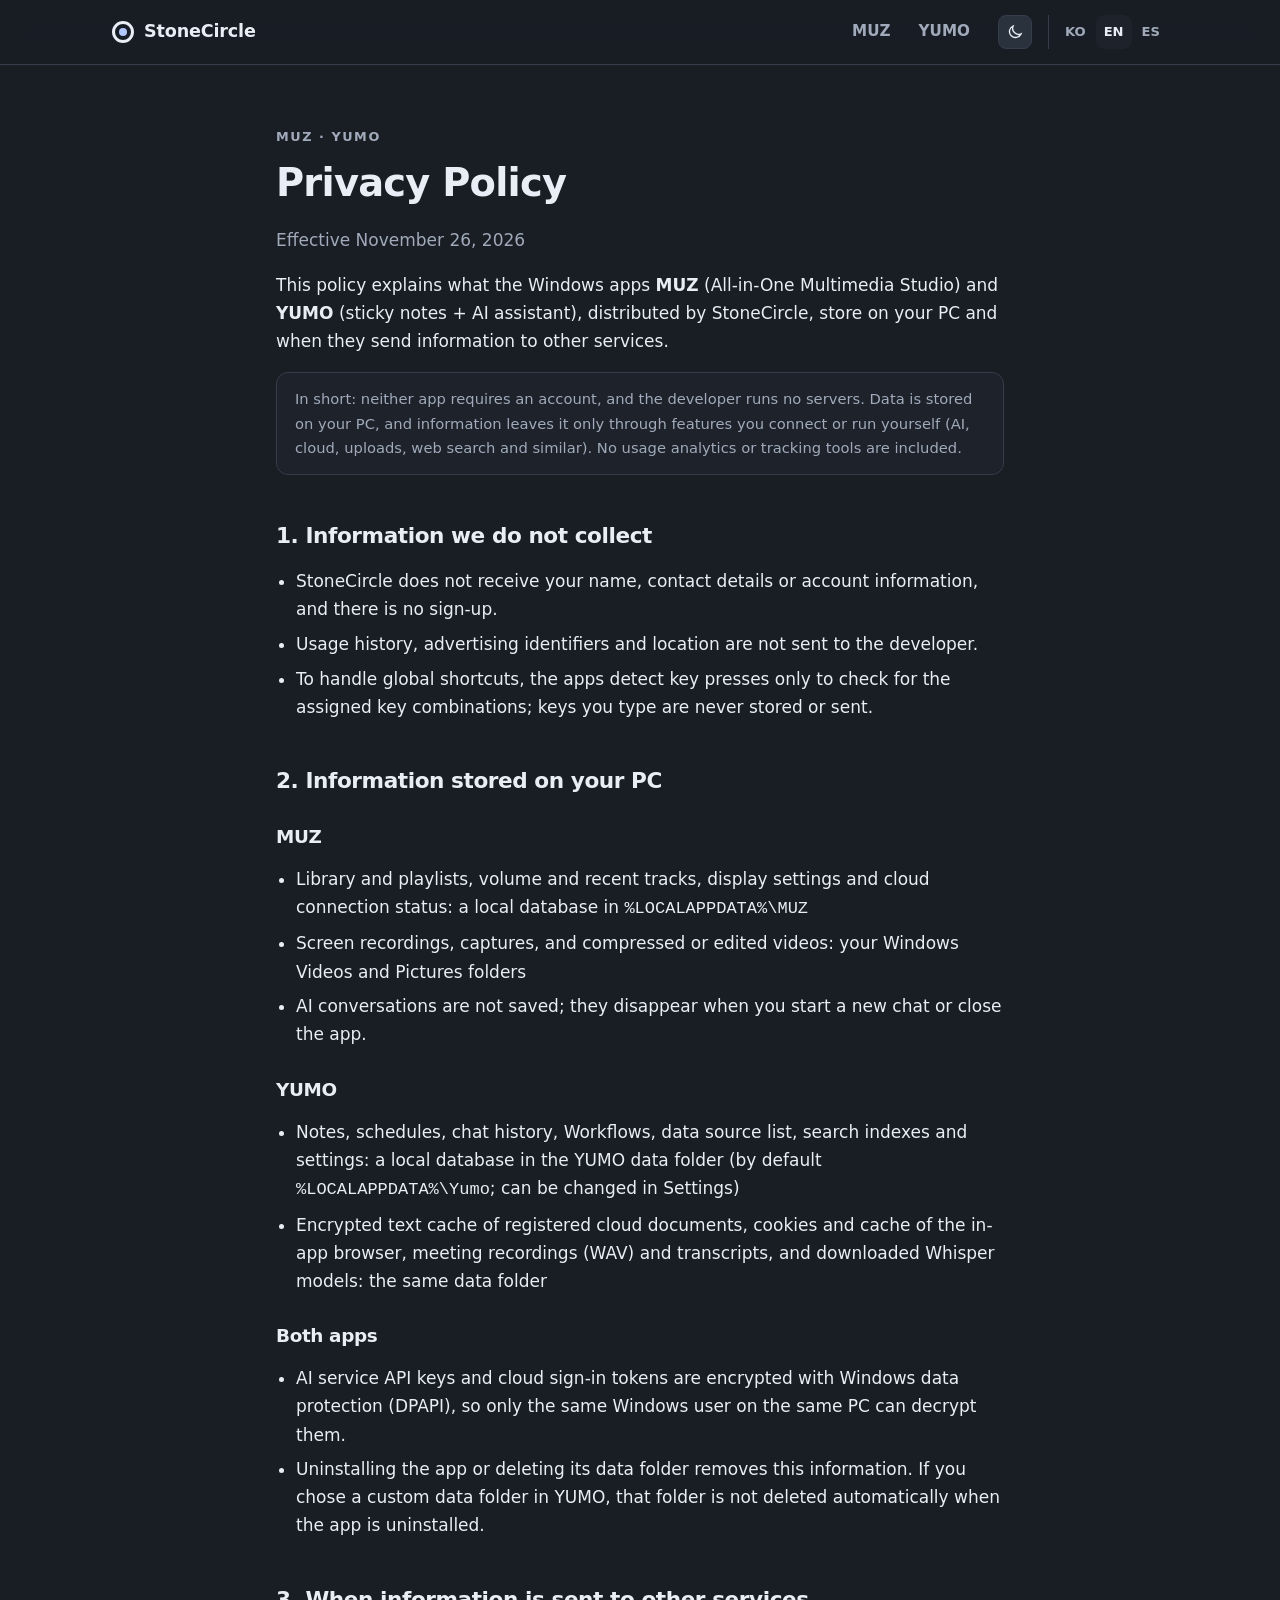
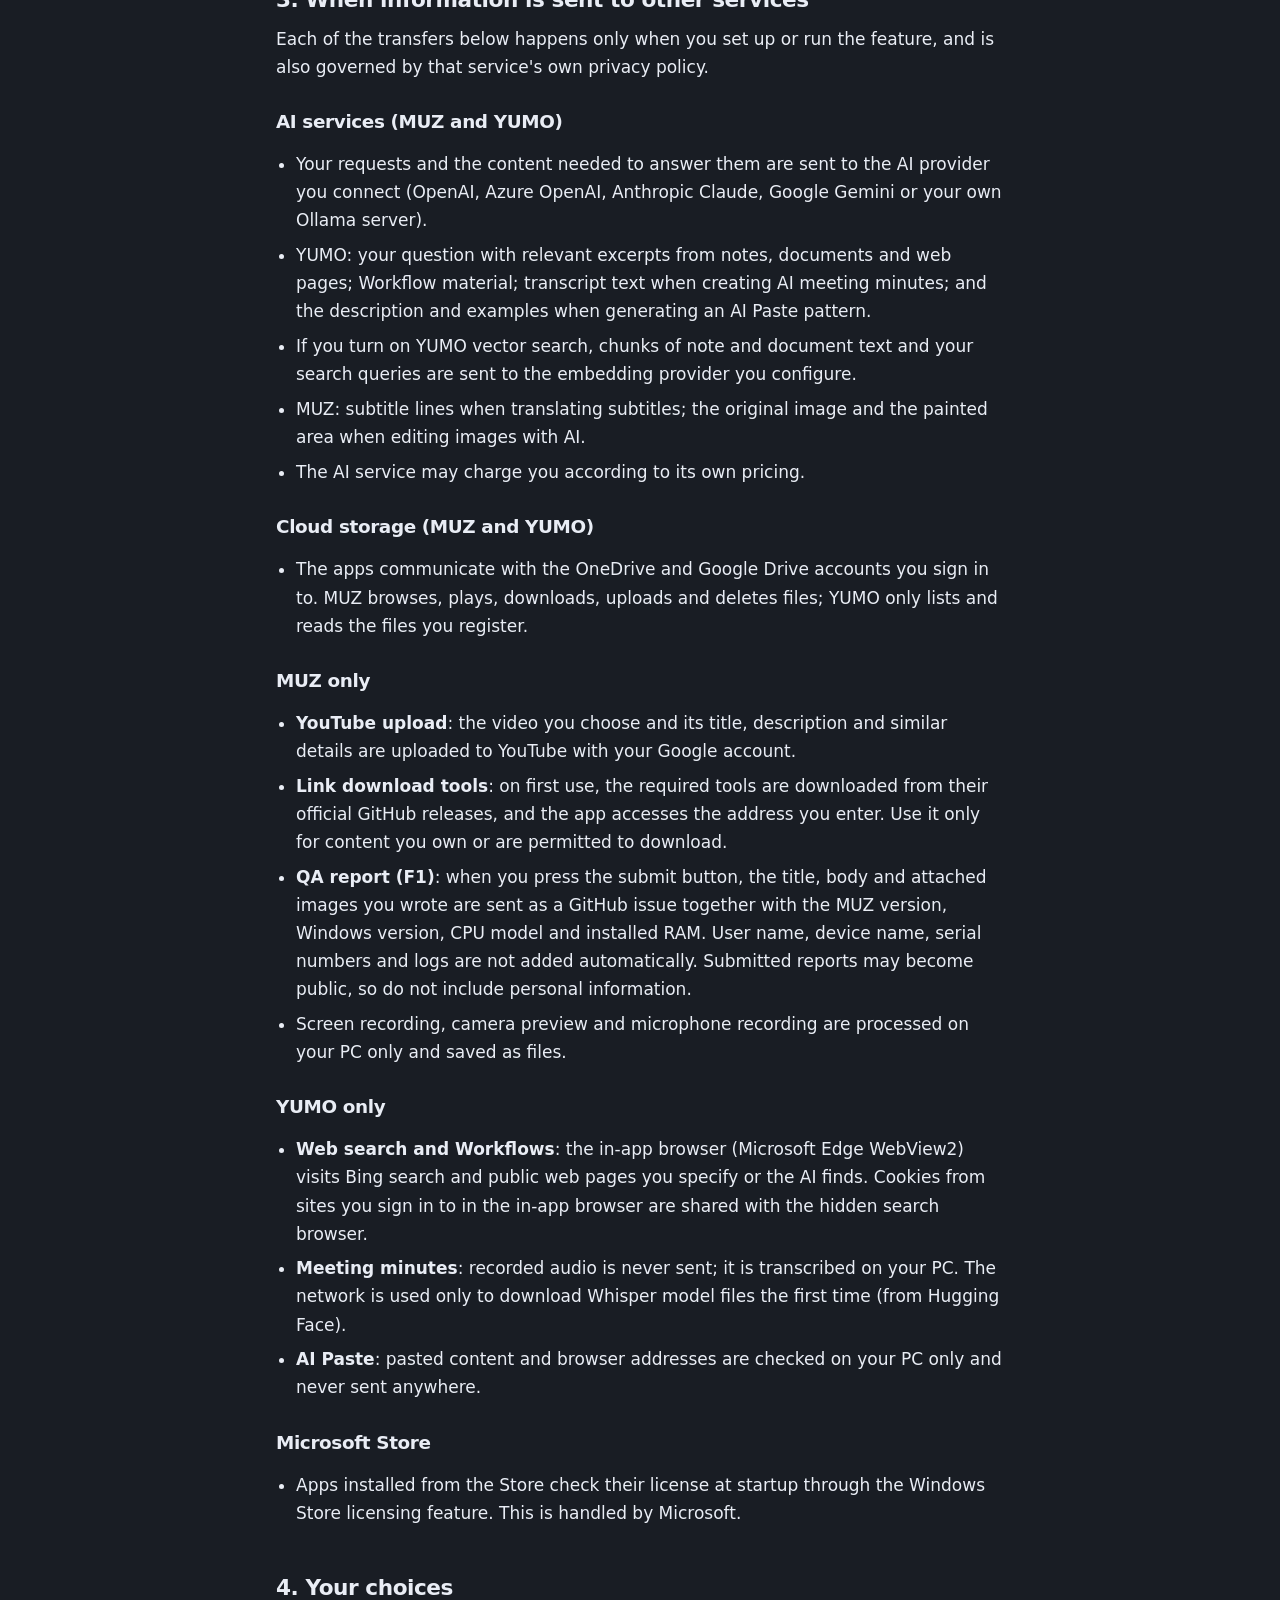
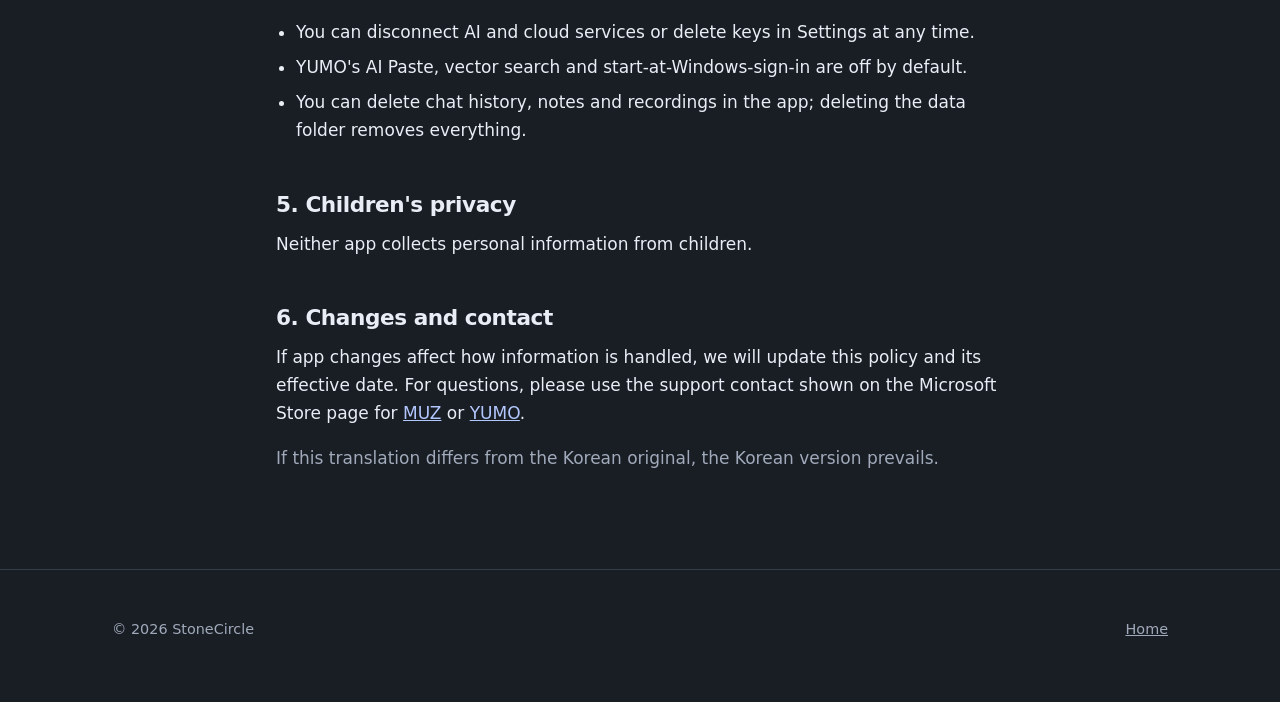
<file: en/privacy.html>
<!doctype html>
<html lang="en">
<head>
  <meta charset="utf-8">
  <meta name="viewport" content="width=device-width, initial-scale=1">
  <title>Privacy Policy — StoneCircle</title>
  <meta name="description" content="What StoneCircle's Windows apps MUZ and YUMO store on your PC and when they send data to other services.">
  <meta name="theme-color" content="#191d24">
  <script>try{if(localStorage.getItem("sc-theme")==="light")document.documentElement.setAttribute("data-theme","light")}catch(e){}</script>
  <link rel="canonical" href="https://nameofseokwonhong.github.io/stonecircle/en/privacy.html">
  <link rel="alternate" hreflang="ko" href="https://nameofseokwonhong.github.io/stonecircle/privacy.html">
  <link rel="alternate" hreflang="en" href="https://nameofseokwonhong.github.io/stonecircle/en/privacy.html">
  <link rel="alternate" hreflang="es" href="https://nameofseokwonhong.github.io/stonecircle/es/privacy.html">
  <link rel="alternate" hreflang="x-default" href="https://nameofseokwonhong.github.io/stonecircle/en/privacy.html">
  <link rel="icon" href="../assets/img/muz-logo.png">
  <link rel="stylesheet" href="../assets/css/site.css?v=3">
</head>
<body>
  <!-- Translation of ../privacy.html (Korean). Keep the three languages in sync. -->

  <header class="nav">
    <div class="wrap">
      <a class="brand" href="./" aria-label="StoneCircle home">
        <span class="brand-mark" aria-hidden="true"></span>
        StoneCircle
      </a>
      <nav class="nav-links" aria-label="Main menu">
        <a href="./#muz">MUZ</a>
        <a href="./#yumo">YUMO</a>
      </nav>
      <button type="button" class="theme-btn" id="theme-toggle" aria-label="Switch between light and dark theme" title="Switch between light and dark theme">
        <svg class="moon" viewBox="0 0 24 24" aria-hidden="true"><path d="M20 14.5A8 8 0 019.5 4a8 8 0 1010.5 10.5z"/></svg>
        <svg class="sun" viewBox="0 0 24 24" aria-hidden="true"><circle cx="12" cy="12" r="4"/><path d="M12 2v2M12 20v2M4.9 4.9l1.4 1.4M17.7 17.7l1.4 1.4M2 12h2M20 12h2M4.9 19.1l1.4-1.4M17.7 6.3l1.4-1.4"/></svg>
      </button>
      <nav class="lang" aria-label="Language">
        <a href="../privacy.html" hreflang="ko" lang="ko">KO</a>
        <a href="privacy.html" hreflang="en" lang="en" aria-current="true">EN</a>
        <a href="../es/privacy.html" hreflang="es" lang="es">ES</a>
      </nav>
    </div>
  </header>

  <main class="doc">
    <span class="eyebrow">MUZ · YUMO</span>
    <h1>Privacy Policy</h1>
    <p class="muted">Effective November 26, 2026</p>

    <p>
      This policy explains what the Windows apps <strong>MUZ</strong> (All-in-One Multimedia Studio) and
      <strong>YUMO</strong> (sticky notes + AI assistant), distributed by StoneCircle, store on your PC and when they send information to other services.
    </p>

    <div class="notice">
      In short: neither app requires an account, and the developer runs no servers. Data is stored on your PC,
      and information leaves it only through features you connect or run yourself (AI, cloud, uploads, web search and similar).
      No usage analytics or tracking tools are included.
    </div>

    <h2>1. Information we do not collect</h2>
    <ul>
      <li>StoneCircle does not receive your name, contact details or account information, and there is no sign-up.</li>
      <li>Usage history, advertising identifiers and location are not sent to the developer.</li>
      <li>To handle global shortcuts, the apps detect key presses only to check for the assigned key combinations; keys you type are never stored or sent.</li>
    </ul>

    <h2>2. Information stored on your PC</h2>
    <h3>MUZ</h3>
    <ul>
      <li>Library and playlists, volume and recent tracks, display settings and cloud connection status: a local database in <code>%LOCALAPPDATA%\MUZ</code></li>
      <li>Screen recordings, captures, and compressed or edited videos: your Windows Videos and Pictures folders</li>
      <li>AI conversations are not saved; they disappear when you start a new chat or close the app.</li>
    </ul>
    <h3>YUMO</h3>
    <ul>
      <li>Notes, schedules, chat history, Workflows, data source list, search indexes and settings: a local database in the YUMO data folder (by default <code>%LOCALAPPDATA%\Yumo</code>; can be changed in Settings)</li>
      <li>Encrypted text cache of registered cloud documents, cookies and cache of the in-app browser, meeting recordings (WAV) and transcripts, and downloaded Whisper models: the same data folder</li>
    </ul>
    <h3>Both apps</h3>
    <ul>
      <li>AI service API keys and cloud sign-in tokens are encrypted with Windows data protection (DPAPI), so only the same Windows user on the same PC can decrypt them.</li>
      <li>Uninstalling the app or deleting its data folder removes this information. If you chose a custom data folder in YUMO, that folder is not deleted automatically when the app is uninstalled.</li>
    </ul>

    <h2>3. When information is sent to other services</h2>
    <p>Each of the transfers below happens only when you set up or run the feature, and is also governed by that service's own privacy policy.</p>

    <h3>AI services (MUZ and YUMO)</h3>
    <ul>
      <li>Your requests and the content needed to answer them are sent to the AI provider you connect (OpenAI, Azure OpenAI, Anthropic Claude, Google Gemini or your own Ollama server).</li>
      <li>YUMO: your question with relevant excerpts from notes, documents and web pages; Workflow material; transcript text when creating AI meeting minutes; and the description and examples when generating an AI Paste pattern.</li>
      <li>If you turn on YUMO vector search, chunks of note and document text and your search queries are sent to the embedding provider you configure.</li>
      <li>MUZ: subtitle lines when translating subtitles; the original image and the painted area when editing images with AI.</li>
      <li>The AI service may charge you according to its own pricing.</li>
    </ul>

    <h3>Cloud storage (MUZ and YUMO)</h3>
    <ul>
      <li>The apps communicate with the OneDrive and Google Drive accounts you sign in to. MUZ browses, plays, downloads, uploads and deletes files; YUMO only lists and reads the files you register.</li>
    </ul>

    <h3>MUZ only</h3>
    <ul>
      <li><strong>YouTube upload</strong>: the video you choose and its title, description and similar details are uploaded to YouTube with your Google account.</li>
      <li><strong>Link download tools</strong>: on first use, the required tools are downloaded from their official GitHub releases, and the app accesses the address you enter. Use it only for content you own or are permitted to download.</li>
      <li><strong>QA report (F1)</strong>: when you press the submit button, the title, body and attached images you wrote are sent as a GitHub issue together with the MUZ version, Windows version, CPU model and installed RAM. User name, device name, serial numbers and logs are not added automatically. Submitted reports may become public, so do not include personal information.</li>
      <li>Screen recording, camera preview and microphone recording are processed on your PC only and saved as files.</li>
    </ul>

    <h3>YUMO only</h3>
    <ul>
      <li><strong>Web search and Workflows</strong>: the in-app browser (Microsoft Edge WebView2) visits Bing search and public web pages you specify or the AI finds. Cookies from sites you sign in to in the in-app browser are shared with the hidden search browser.</li>
      <li><strong>Meeting minutes</strong>: recorded audio is never sent; it is transcribed on your PC. The network is used only to download Whisper model files the first time (from Hugging Face).</li>
      <li><strong>AI Paste</strong>: pasted content and browser addresses are checked on your PC only and never sent anywhere.</li>
    </ul>

    <h3>Microsoft Store</h3>
    <ul>
      <li>Apps installed from the Store check their license at startup through the Windows Store licensing feature. This is handled by Microsoft.</li>
    </ul>

    <h2>4. Your choices</h2>
    <ul>
      <li>You can disconnect AI and cloud services or delete keys in Settings at any time.</li>
      <li>YUMO's AI Paste, vector search and start-at-Windows-sign-in are off by default.</li>
      <li>You can delete chat history, notes and recordings in the app; deleting the data folder removes everything.</li>
    </ul>

    <h2>5. Children's privacy</h2>
    <p>Neither app collects personal information from children.</p>

    <h2>6. Changes and contact</h2>
    <p>
      If app changes affect how information is handled, we will update this policy and its effective date.
      For questions, please use the support contact shown on the Microsoft Store page for
      <a href="https://apps.microsoft.com/detail/9NM8542VXQTM" target="_blank" rel="noopener">MUZ</a> or
      <a href="https://apps.microsoft.com/detail/9N14128PJ0QF" target="_blank" rel="noopener">YUMO</a>.
    </p>
    <p class="muted">If this translation differs from the Korean original, the Korean version prevails.</p>
  </main>

  <footer class="footer">
    <div class="wrap">
      <div>© <span id="year">2026</span> StoneCircle</div>
      <div><a href="./">Home</a></div>
    </div>
  </footer>

  <script src="../assets/js/site.js?v=3"></script>
</body>
</html>
</file>
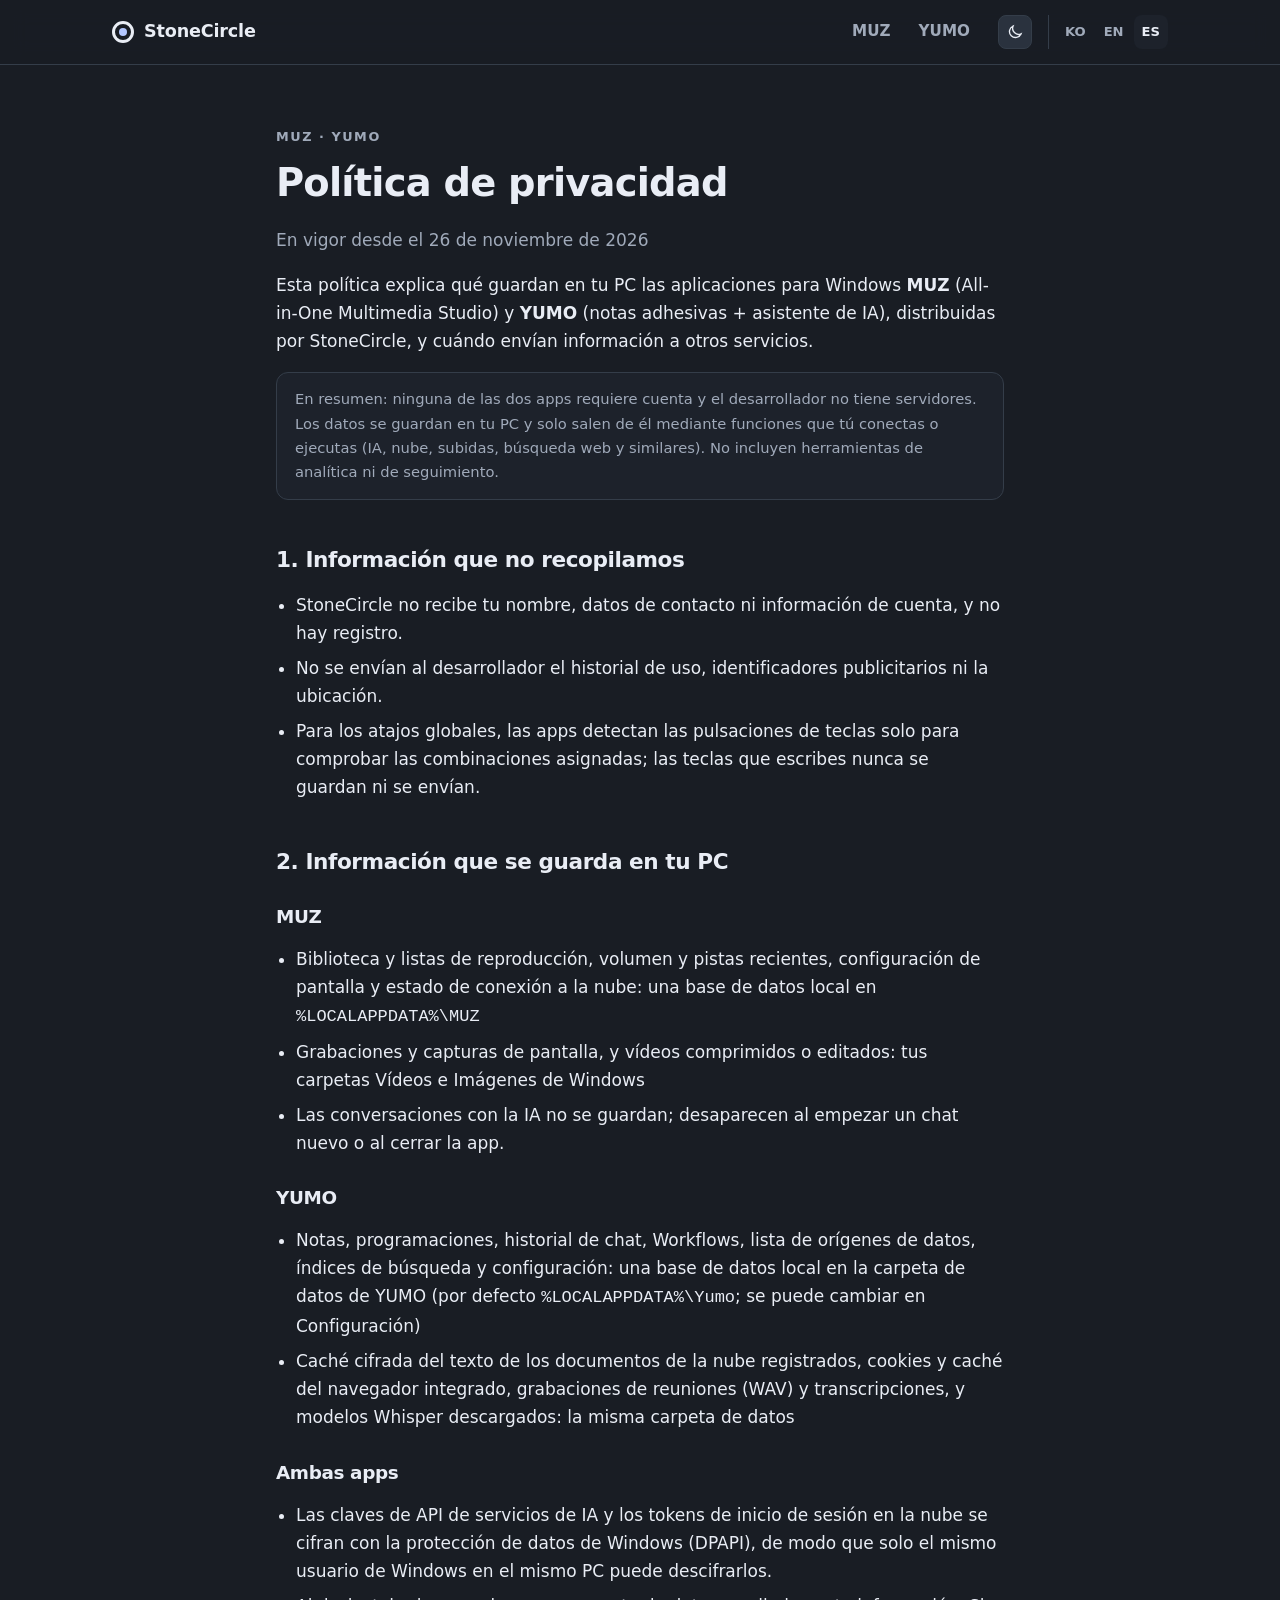
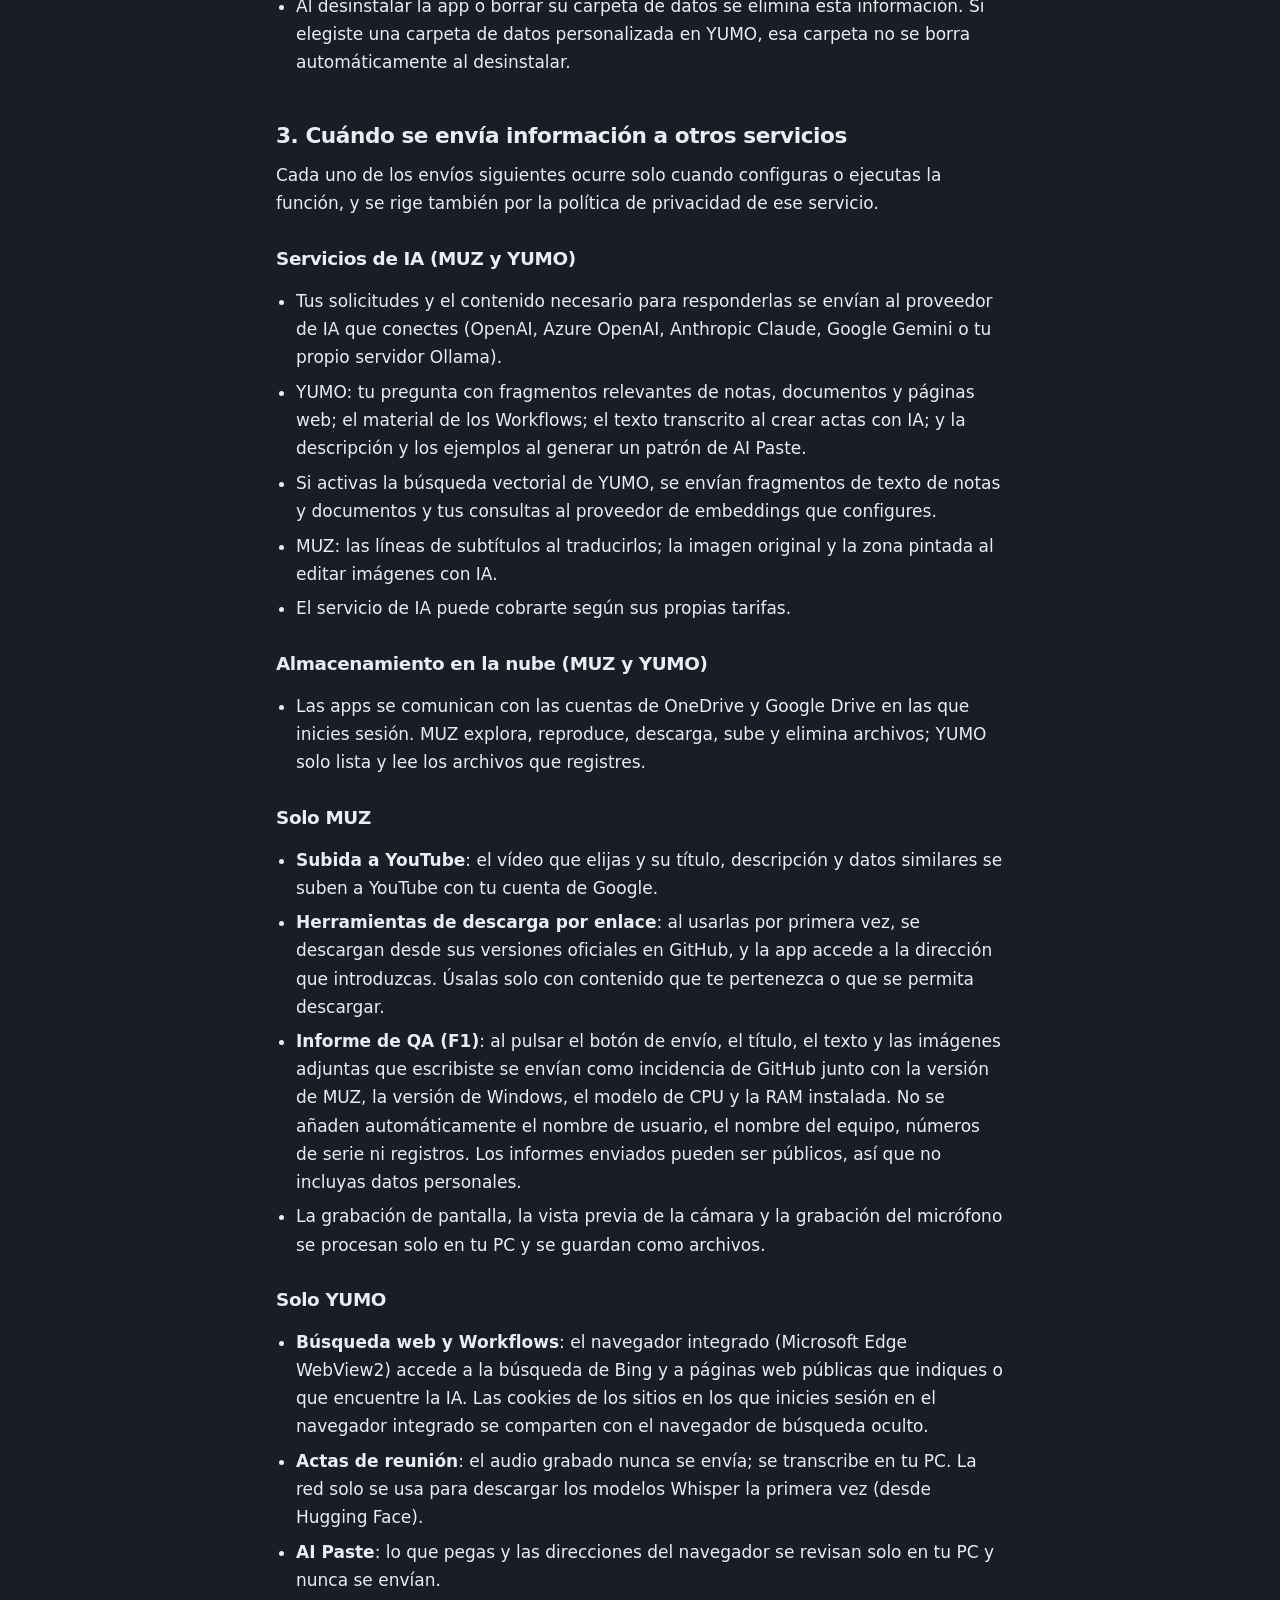
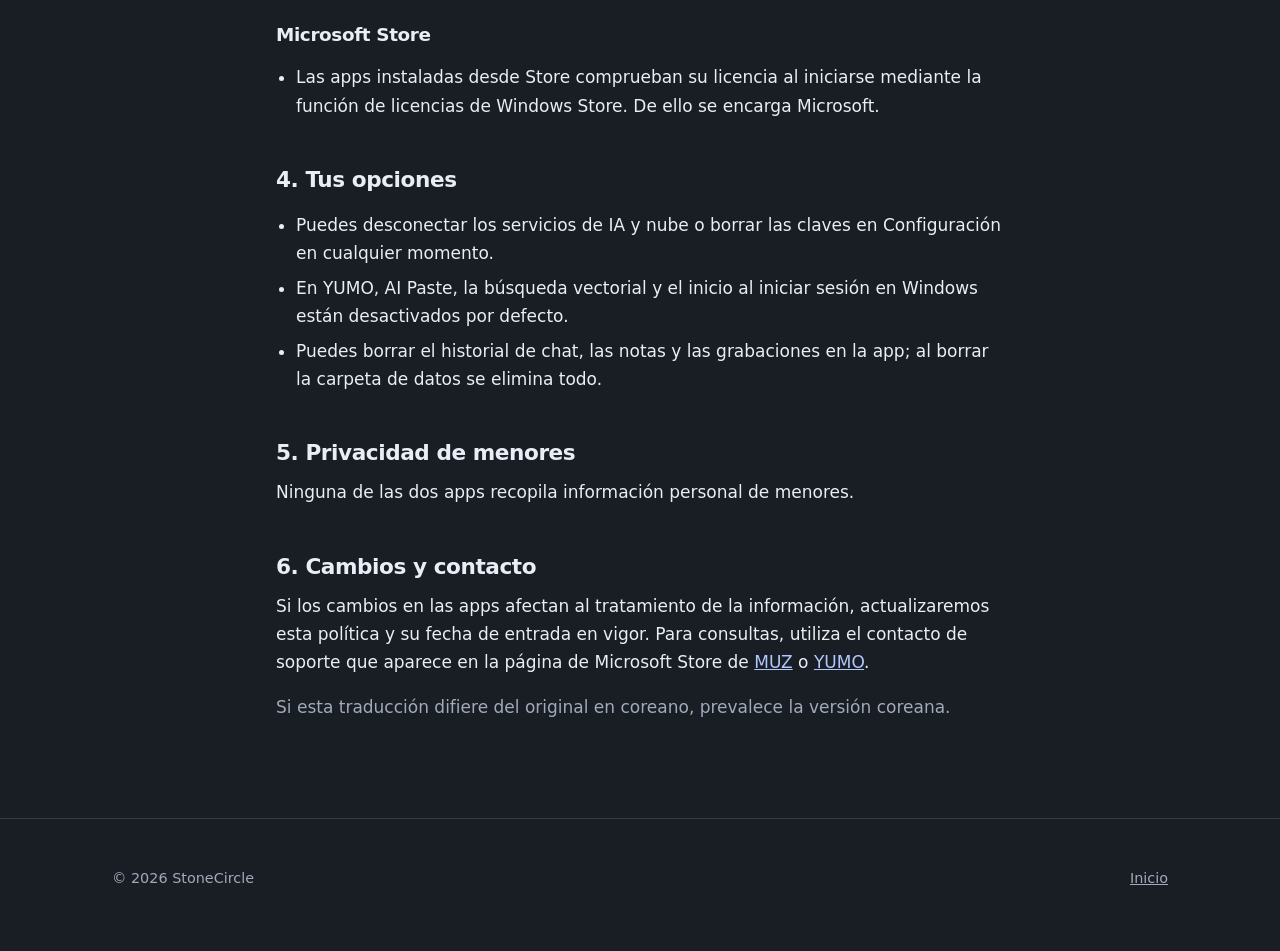
<file: es/privacy.html>
<!doctype html>
<html lang="es">
<head>
  <meta charset="utf-8">
  <meta name="viewport" content="width=device-width, initial-scale=1">
  <title>Política de privacidad — StoneCircle</title>
  <meta name="description" content="Qué guardan en tu PC las aplicaciones para Windows MUZ y YUMO de StoneCircle y cuándo envían datos a otros servicios.">
  <meta name="theme-color" content="#191d24">
  <script>try{if(localStorage.getItem("sc-theme")==="light")document.documentElement.setAttribute("data-theme","light")}catch(e){}</script>
  <link rel="canonical" href="https://nameofseokwonhong.github.io/stonecircle/es/privacy.html">
  <link rel="alternate" hreflang="ko" href="https://nameofseokwonhong.github.io/stonecircle/privacy.html">
  <link rel="alternate" hreflang="en" href="https://nameofseokwonhong.github.io/stonecircle/en/privacy.html">
  <link rel="alternate" hreflang="es" href="https://nameofseokwonhong.github.io/stonecircle/es/privacy.html">
  <link rel="alternate" hreflang="x-default" href="https://nameofseokwonhong.github.io/stonecircle/en/privacy.html">
  <link rel="icon" href="../assets/img/muz-logo.png">
  <link rel="stylesheet" href="../assets/css/site.css?v=3">
</head>
<body>
  <!-- Traducción de ../privacy.html (coreano). Mantener los tres idiomas sincronizados. -->

  <header class="nav">
    <div class="wrap">
      <a class="brand" href="./" aria-label="Inicio de StoneCircle">
        <span class="brand-mark" aria-hidden="true"></span>
        StoneCircle
      </a>
      <nav class="nav-links" aria-label="Menú principal">
        <a href="./#muz">MUZ</a>
        <a href="./#yumo">YUMO</a>
      </nav>
      <button type="button" class="theme-btn" id="theme-toggle" aria-label="Cambiar entre tema claro y oscuro" title="Cambiar entre tema claro y oscuro">
        <svg class="moon" viewBox="0 0 24 24" aria-hidden="true"><path d="M20 14.5A8 8 0 019.5 4a8 8 0 1010.5 10.5z"/></svg>
        <svg class="sun" viewBox="0 0 24 24" aria-hidden="true"><circle cx="12" cy="12" r="4"/><path d="M12 2v2M12 20v2M4.9 4.9l1.4 1.4M17.7 17.7l1.4 1.4M2 12h2M20 12h2M4.9 19.1l1.4-1.4M17.7 6.3l1.4-1.4"/></svg>
      </button>
      <nav class="lang" aria-label="Idioma">
        <a href="../privacy.html" hreflang="ko" lang="ko">KO</a>
        <a href="../en/privacy.html" hreflang="en" lang="en">EN</a>
        <a href="privacy.html" hreflang="es" lang="es" aria-current="true">ES</a>
      </nav>
    </div>
  </header>

  <main class="doc">
    <span class="eyebrow">MUZ · YUMO</span>
    <h1>Política de privacidad</h1>
    <p class="muted">En vigor desde el 26 de noviembre de 2026</p>

    <p>
      Esta política explica qué guardan en tu PC las aplicaciones para Windows <strong>MUZ</strong> (All-in-One Multimedia Studio) y
      <strong>YUMO</strong> (notas adhesivas + asistente de IA), distribuidas por StoneCircle, y cuándo envían información a otros servicios.
    </p>

    <div class="notice">
      En resumen: ninguna de las dos apps requiere cuenta y el desarrollador no tiene servidores. Los datos se guardan en tu PC
      y solo salen de él mediante funciones que tú conectas o ejecutas (IA, nube, subidas, búsqueda web y similares).
      No incluyen herramientas de analítica ni de seguimiento.
    </div>

    <h2>1. Información que no recopilamos</h2>
    <ul>
      <li>StoneCircle no recibe tu nombre, datos de contacto ni información de cuenta, y no hay registro.</li>
      <li>No se envían al desarrollador el historial de uso, identificadores publicitarios ni la ubicación.</li>
      <li>Para los atajos globales, las apps detectan las pulsaciones de teclas solo para comprobar las combinaciones asignadas; las teclas que escribes nunca se guardan ni se envían.</li>
    </ul>

    <h2>2. Información que se guarda en tu PC</h2>
    <h3>MUZ</h3>
    <ul>
      <li>Biblioteca y listas de reproducción, volumen y pistas recientes, configuración de pantalla y estado de conexión a la nube: una base de datos local en <code>%LOCALAPPDATA%\MUZ</code></li>
      <li>Grabaciones y capturas de pantalla, y vídeos comprimidos o editados: tus carpetas Vídeos e Imágenes de Windows</li>
      <li>Las conversaciones con la IA no se guardan; desaparecen al empezar un chat nuevo o al cerrar la app.</li>
    </ul>
    <h3>YUMO</h3>
    <ul>
      <li>Notas, programaciones, historial de chat, Workflows, lista de orígenes de datos, índices de búsqueda y configuración: una base de datos local en la carpeta de datos de YUMO (por defecto <code>%LOCALAPPDATA%\Yumo</code>; se puede cambiar en Configuración)</li>
      <li>Caché cifrada del texto de los documentos de la nube registrados, cookies y caché del navegador integrado, grabaciones de reuniones (WAV) y transcripciones, y modelos Whisper descargados: la misma carpeta de datos</li>
    </ul>
    <h3>Ambas apps</h3>
    <ul>
      <li>Las claves de API de servicios de IA y los tokens de inicio de sesión en la nube se cifran con la protección de datos de Windows (DPAPI), de modo que solo el mismo usuario de Windows en el mismo PC puede descifrarlos.</li>
      <li>Al desinstalar la app o borrar su carpeta de datos se elimina esta información. Si elegiste una carpeta de datos personalizada en YUMO, esa carpeta no se borra automáticamente al desinstalar.</li>
    </ul>

    <h2>3. Cuándo se envía información a otros servicios</h2>
    <p>Cada uno de los envíos siguientes ocurre solo cuando configuras o ejecutas la función, y se rige también por la política de privacidad de ese servicio.</p>

    <h3>Servicios de IA (MUZ y YUMO)</h3>
    <ul>
      <li>Tus solicitudes y el contenido necesario para responderlas se envían al proveedor de IA que conectes (OpenAI, Azure OpenAI, Anthropic Claude, Google Gemini o tu propio servidor Ollama).</li>
      <li>YUMO: tu pregunta con fragmentos relevantes de notas, documentos y páginas web; el material de los Workflows; el texto transcrito al crear actas con IA; y la descripción y los ejemplos al generar un patrón de AI Paste.</li>
      <li>Si activas la búsqueda vectorial de YUMO, se envían fragmentos de texto de notas y documentos y tus consultas al proveedor de embeddings que configures.</li>
      <li>MUZ: las líneas de subtítulos al traducirlos; la imagen original y la zona pintada al editar imágenes con IA.</li>
      <li>El servicio de IA puede cobrarte según sus propias tarifas.</li>
    </ul>

    <h3>Almacenamiento en la nube (MUZ y YUMO)</h3>
    <ul>
      <li>Las apps se comunican con las cuentas de OneDrive y Google Drive en las que inicies sesión. MUZ explora, reproduce, descarga, sube y elimina archivos; YUMO solo lista y lee los archivos que registres.</li>
    </ul>

    <h3>Solo MUZ</h3>
    <ul>
      <li><strong>Subida a YouTube</strong>: el vídeo que elijas y su título, descripción y datos similares se suben a YouTube con tu cuenta de Google.</li>
      <li><strong>Herramientas de descarga por enlace</strong>: al usarlas por primera vez, se descargan desde sus versiones oficiales en GitHub, y la app accede a la dirección que introduzcas. Úsalas solo con contenido que te pertenezca o que se permita descargar.</li>
      <li><strong>Informe de QA (F1)</strong>: al pulsar el botón de envío, el título, el texto y las imágenes adjuntas que escribiste se envían como incidencia de GitHub junto con la versión de MUZ, la versión de Windows, el modelo de CPU y la RAM instalada. No se añaden automáticamente el nombre de usuario, el nombre del equipo, números de serie ni registros. Los informes enviados pueden ser públicos, así que no incluyas datos personales.</li>
      <li>La grabación de pantalla, la vista previa de la cámara y la grabación del micrófono se procesan solo en tu PC y se guardan como archivos.</li>
    </ul>

    <h3>Solo YUMO</h3>
    <ul>
      <li><strong>Búsqueda web y Workflows</strong>: el navegador integrado (Microsoft Edge WebView2) accede a la búsqueda de Bing y a páginas web públicas que indiques o que encuentre la IA. Las cookies de los sitios en los que inicies sesión en el navegador integrado se comparten con el navegador de búsqueda oculto.</li>
      <li><strong>Actas de reunión</strong>: el audio grabado nunca se envía; se transcribe en tu PC. La red solo se usa para descargar los modelos Whisper la primera vez (desde Hugging Face).</li>
      <li><strong>AI Paste</strong>: lo que pegas y las direcciones del navegador se revisan solo en tu PC y nunca se envían.</li>
    </ul>

    <h3>Microsoft Store</h3>
    <ul>
      <li>Las apps instaladas desde Store comprueban su licencia al iniciarse mediante la función de licencias de Windows Store. De ello se encarga Microsoft.</li>
    </ul>

    <h2>4. Tus opciones</h2>
    <ul>
      <li>Puedes desconectar los servicios de IA y nube o borrar las claves en Configuración en cualquier momento.</li>
      <li>En YUMO, AI Paste, la búsqueda vectorial y el inicio al iniciar sesión en Windows están desactivados por defecto.</li>
      <li>Puedes borrar el historial de chat, las notas y las grabaciones en la app; al borrar la carpeta de datos se elimina todo.</li>
    </ul>

    <h2>5. Privacidad de menores</h2>
    <p>Ninguna de las dos apps recopila información personal de menores.</p>

    <h2>6. Cambios y contacto</h2>
    <p>
      Si los cambios en las apps afectan al tratamiento de la información, actualizaremos esta política y su fecha de entrada en vigor.
      Para consultas, utiliza el contacto de soporte que aparece en la página de Microsoft Store de
      <a href="https://apps.microsoft.com/detail/9NM8542VXQTM" target="_blank" rel="noopener">MUZ</a> o
      <a href="https://apps.microsoft.com/detail/9N14128PJ0QF" target="_blank" rel="noopener">YUMO</a>.
    </p>
    <p class="muted">Si esta traducción difiere del original en coreano, prevalece la versión coreana.</p>
  </main>

  <footer class="footer">
    <div class="wrap">
      <div>© <span id="year">2026</span> StoneCircle</div>
      <div><a href="./">Inicio</a></div>
    </div>
  </footer>

  <script src="../assets/js/site.js?v=3"></script>
</body>
</html>
</file>
<file: assets/css/site.css>
/* StoneCircle 소개 사이트 공통 스타일 — 빌드 도구 없이 그대로 배포한다. */

/* 색상은 YUMO 앱 테마(yumo/Styles/Theme.axaml)의 토큰을 따른다. 기본은 다크, data-theme="light"면 라이트. */
:root {
  --bg: #191d24;          /* BgApp */
  --bg-alt: #1d222b;      /* BgSurface */
  --card: #222831;        /* BgCard */
  --input: #1c222b;       /* BgInput */
  --button: #2a323e;      /* BgButton */
  --button-hover: #343f4e;
  --ink: #e9edf5;         /* TextPrimary */
  --muted: #a0aaba;       /* TextMuted */
  --line: #343d49;        /* BorderSubtle */
  --accent: #b3c7ff;      /* Accent */
  --accent-hover: #ccd9ff;
  --on-accent: #182645;   /* OnAccent */
  --accent-soft: rgba(179, 199, 255, 0.14); /* BgNavSelected */
  --bubble: #303b4d;      /* ChatUserBubble */

  --muz: var(--accent);
  --muz-soft: var(--accent-soft);
  --muz-accent: var(--accent);
  --yumo: var(--accent);
  --yumo-soft: var(--accent-soft);
  --link: var(--accent);

  --memo: #fff3a6;        /* MemoPaper */
  --memo-ink: #3d3421;    /* MemoInk */
  --memo-head: #f4df7b;   /* MemoHeader */
  --memo-highlight: #3654c8;

  --radius: 16px;
  --shadow: 0 1px 2px rgba(0, 0, 0, 0.3), 0 12px 32px rgba(0, 0, 0, 0.35);
  --max: 1120px;

  color-scheme: dark;
}

:root[data-theme="light"] {
  --bg: #f1f4f8;
  --bg-alt: #e7ebf1;
  --card: #ffffff;
  --input: #ffffff;
  --button: #e2e7ef;
  --button-hover: #d5dce7;
  --ink: #1a2230;
  --muted: #525d70;
  --line: #d3dae4;
  --accent: #3654c8;
  --accent-hover: #2c46ad;
  --on-accent: #ffffff;
  --accent-soft: rgba(54, 84, 200, 0.1);
  --bubble: #dfe7f4;

  --shadow: 0 1px 2px rgba(26, 34, 48, 0.06), 0 12px 32px rgba(26, 34, 48, 0.08);

  color-scheme: light;
}

* {
  box-sizing: border-box;
}

html {
  scroll-behavior: smooth;
  -webkit-text-size-adjust: 100%;
}

body {
  margin: 0;
  background: var(--bg);
  color: var(--ink);
  font-family: "Segoe UI Variable Text", "Segoe UI", "Malgun Gothic", system-ui, sans-serif;
  font-size: 17px;
  line-height: 1.65;
  word-break: keep-all;
  overflow-wrap: anywhere;
}

img {
  max-width: 100%;
  display: block;
}

a {
  color: var(--link);
}

h1,
h2,
h3 {
  line-height: 1.25;
  letter-spacing: -0.02em;
  margin: 0 0 0.5em;
}

h1 {
  font-size: clamp(2.1rem, 5.2vw, 3.6rem);
  font-weight: 800;
}

h2 {
  font-size: clamp(1.7rem, 3.6vw, 2.5rem);
  font-weight: 800;
}

h3 {
  font-size: 1.15rem;
  font-weight: 700;
}

p {
  margin: 0 0 1em;
}

.wrap {
  max-width: var(--max);
  margin: 0 auto;
  padding: 0 16px;
}

@media (min-width: 720px) {
  .wrap {
    padding: 0 32px;
  }
}

.muted {
  color: var(--muted);
}

.eyebrow {
  display: inline-block;
  font-size: 0.8rem;
  font-weight: 700;
  letter-spacing: 0.12em;
  text-transform: uppercase;
  color: var(--muted);
  margin-bottom: 0.75rem;
}

/* ---------- 상단 내비게이션 ---------- */

.nav {
  position: sticky;
  top: 0;
  z-index: 20;
  background: color-mix(in srgb, var(--bg) 85%, transparent);
  backdrop-filter: saturate(160%) blur(12px);
  -webkit-backdrop-filter: saturate(160%) blur(12px);
  border-bottom: 1px solid var(--line);
}

.nav .wrap {
  display: flex;
  align-items: center;
  gap: 16px;
  height: 64px;
}

.brand {
  font-weight: 800;
  font-size: 1.1rem;
  letter-spacing: -0.01em;
  color: var(--ink);
  text-decoration: none;
  display: flex;
  align-items: center;
  gap: 10px;
}

.brand-mark {
  width: 22px;
  height: 22px;
  border-radius: 50%;
  border: 3px solid var(--ink);
  position: relative;
}

.brand-mark::after {
  content: "";
  position: absolute;
  inset: 4px;
  border-radius: 50%;
  background: var(--muz-accent);
}

.nav-links {
  margin-left: auto;
  display: flex;
  gap: 4px;
}

.nav-links a {
  color: var(--muted);
  text-decoration: none;
  font-weight: 600;
  font-size: 0.95rem;
  padding: 8px 12px;
  border-radius: 999px;
}

.nav-links a:hover {
  color: var(--ink);
  background: var(--bg-alt);
}

@media (max-width: 560px) {
  .nav-links .hide-sm {
    display: none;
  }
}

/* 테마 전환 버튼 */
.theme-btn {
  display: grid;
  place-items: center;
  width: 34px;
  height: 34px;
  border-radius: 8px;
  border: 1px solid var(--line);
  background: var(--button);
  color: var(--ink);
  cursor: pointer;
  flex: none;
}

.theme-btn:hover {
  background: var(--button-hover);
}

.theme-btn svg {
  width: 18px;
  height: 18px;
  fill: none;
  stroke: currentColor;
  stroke-width: 1.8;
  stroke-linecap: round;
}

.theme-btn .sun {
  display: none;
}

:root[data-theme="light"] .theme-btn .sun {
  display: block;
}

:root[data-theme="light"] .theme-btn .moon {
  display: none;
}

/* 언어 전환: 현재 언어는 aria-current로 표시 */
.lang {
  display: flex;
  gap: 2px;
  padding-left: 8px;
  border-left: 1px solid var(--line);
}

.lang a {
  color: var(--muted);
  text-decoration: none;
  font-size: 0.82rem;
  font-weight: 700;
  padding: 6px 8px;
  border-radius: 8px;
}

.lang a:hover {
  color: var(--ink);
  background: var(--bg-alt);
}

.lang a[aria-current="true"] {
  color: var(--ink);
  background: var(--bg-alt);
}

@media (max-width: 420px) {
  .nav .wrap {
    gap: 8px;
  }

  .nav-links a {
    padding: 8px;
  }
}

/* ---------- 버튼 ---------- */

.btn {
  display: inline-flex;
  align-items: center;
  gap: 8px;
  padding: 11px 18px;
  border-radius: 8px;
  font-weight: 700;
  font-size: 0.98rem;
  text-decoration: none;
  border: 1px solid transparent;
  transition: transform 0.15s ease, box-shadow 0.15s ease;
}

.btn:hover {
  transform: translateY(-1px);
  box-shadow: var(--shadow);
}

.btn-muz,
.btn-yumo {
  background: var(--accent);
  color: var(--on-accent);
}

.btn-muz:hover,
.btn-yumo:hover {
  background: var(--accent-hover);
}

.btn-ghost {
  background: var(--button);
  color: var(--ink);
  border-color: var(--line);
}

.btn-ghost:hover {
  background: var(--button-hover);
}

.btn svg {
  width: 18px;
  height: 18px;
  fill: currentColor;
}

.btn-row {
  display: flex;
  flex-wrap: wrap;
  gap: 12px;
}

/* ---------- 히어로 ---------- */

.hero {
  padding: 72px 0 56px;
  text-align: center;
}

.hero p.lead {
  font-size: clamp(1.05rem, 2vw, 1.25rem);
  color: var(--muted);
  max-width: 640px;
  margin: 0 auto 40px;
}

.product-pair {
  display: grid;
  grid-template-columns: 1fr;
  gap: 20px;
  text-align: left;
}

@media (min-width: 820px) {
  .product-pair {
    grid-template-columns: 1fr 1fr;
  }
}

.product-card {
  display: flex;
  gap: 20px;
  align-items: center;
  background: var(--card);
  border: 1px solid var(--line);
  border-radius: var(--radius);
  padding: 24px;
  text-decoration: none;
  color: var(--ink);
  transition: transform 0.2s ease, box-shadow 0.2s ease;
}

.product-card:hover {
  transform: translateY(-3px);
  box-shadow: var(--shadow);
}

.product-card img {
  width: 84px;
  height: 84px;
  flex: none;
  border-radius: 22px;
}

.product-card .name {
  font-size: 1.35rem;
  font-weight: 800;
  margin: 0;
}

.product-card .tag {
  font-size: 0.95rem;
  color: var(--muted);
  margin: 2px 0 0;
}

.product-card .go {
  margin-left: auto;
  font-size: 1.4rem;
  color: var(--muted);
}

/* ---------- 제품 섹션 ---------- */

.section {
  padding: 88px 0;
  border-top: 1px solid var(--line);
}

.section.alt {
  background: var(--bg-alt);
}

.split {
  display: grid;
  grid-template-columns: 1fr;
  gap: 48px;
  align-items: center;
}

@media (min-width: 960px) {
  .split {
    grid-template-columns: 1fr 1.1fr;
  }
}

.product-head {
  display: flex;
  align-items: center;
  gap: 14px;
  margin-bottom: 20px;
}

.product-head img {
  width: 56px;
  height: 56px;
  border-radius: 16px;
}

.product-head .label {
  font-weight: 800;
  font-size: 1.1rem;
}

.product-head .sub {
  font-size: 0.85rem;
  color: var(--muted);
}

.section-intro {
  font-size: 1.1rem;
  color: var(--muted);
  margin-bottom: 28px;
}

.features {
  display: grid;
  grid-template-columns: 1fr;
  gap: 16px;
  margin-top: 56px;
}

@media (min-width: 640px) {
  .features {
    grid-template-columns: 1fr 1fr;
  }
}

@media (min-width: 960px) {
  .features {
    grid-template-columns: repeat(3, 1fr);
  }
}

.feature {
  background: var(--card);
  border: 1px solid var(--line);
  border-radius: var(--radius);
  padding: 24px;
}

.feature .ico {
  width: 44px;
  height: 44px;
  border-radius: 12px;
  display: grid;
  place-items: center;
  margin-bottom: 14px;
}

.feature .ico svg {
  width: 24px;
  height: 24px;
  stroke: currentColor;
  fill: none;
  stroke-width: 1.8;
  stroke-linecap: round;
  stroke-linejoin: round;
}

.muz-theme .feature .ico {
  background: var(--muz-soft);
  color: var(--muz);
}

.yumo-theme .feature .ico {
  background: var(--yumo-soft);
  color: var(--yumo);
}

.feature p {
  color: var(--muted);
  font-size: 0.95rem;
  margin: 0;
}

.feature ul {
  margin: 8px 0 0;
  padding-left: 18px;
  color: var(--muted);
  font-size: 0.92rem;
}

.chips {
  display: flex;
  flex-wrap: wrap;
  gap: 8px;
  margin-top: 20px;
}

.chip {
  font-size: 0.85rem;
  font-weight: 600;
  padding: 6px 12px;
  border-radius: 999px;
  background: var(--card);
  border: 1px solid var(--line);
  color: var(--muted);
}

kbd {
  font-family: "Cascadia Mono", Consolas, monospace;
  font-size: 0.82em;
  padding: 2px 7px;
  border-radius: 6px;
  border: 1px solid var(--line);
  border-bottom-width: 2px;
  background: var(--card);
  color: var(--ink);
  white-space: nowrap;
}

.shortcuts {
  display: grid;
  grid-template-columns: 1fr;
  gap: 10px;
  margin-top: 40px;
}

@media (min-width: 720px) {
  .shortcuts {
    grid-template-columns: repeat(auto-fit, minmax(200px, 1fr));
  }
}

.shortcut {
  display: flex;
  align-items: center;
  justify-content: space-between;
  gap: 12px;
  padding: 12px 16px;
  border-radius: 12px;
  border: 1px dashed var(--line);
  font-size: 0.92rem;
}

/* ---------- MUZ 화면 일러스트 ---------- */

.mock {
  background: var(--card);
  border: 1px solid var(--line);
  border-radius: 14px;
  box-shadow: var(--shadow);
  overflow: hidden;
  font-size: 13px;
  line-height: 1.4;
}

.mock-bar {
  display: flex;
  align-items: center;
  gap: 6px;
  padding: 10px 14px;
  border-bottom: 1px solid var(--line);
  color: var(--muted);
  font-weight: 600;
}

.mock-bar .dots {
  margin-left: auto;
  display: flex;
  gap: 14px;
  font-size: 12px;
}

.mock-body {
  display: grid;
  grid-template-columns: 120px 1fr;
  min-height: 300px;
}

@media (max-width: 480px) {
  .mock-body {
    grid-template-columns: 1fr;
  }

  .mock-side {
    display: none;
  }
}

.mock-side {
  border-right: 1px solid var(--line);
  padding: 12px 8px;
  display: flex;
  flex-direction: column;
  gap: 2px;
}

.mock-side span {
  padding: 6px 10px;
  border-radius: 8px;
  color: var(--muted);
}

.mock-side span.on {
  background: var(--muz-soft);
  color: var(--muz);
  font-weight: 700;
}

.mock-main {
  padding: 14px;
  display: flex;
  flex-direction: column;
  gap: 12px;
}

.mock-video {
  aspect-ratio: 16 / 8;
  border-radius: 10px;
  background:
    radial-gradient(circle at 30% 40%, rgba(179, 199, 255, 0.45), transparent 55%),
    radial-gradient(circle at 75% 65%, rgba(54, 84, 200, 0.6), transparent 60%),
    linear-gradient(135deg, #2a323e, #0f1217);
  position: relative;
}

.mock-video .rec {
  position: absolute;
  top: 10px;
  left: 10px;
  display: flex;
  align-items: center;
  gap: 6px;
  background: rgba(0, 0, 0, 0.55);
  color: #fff;
  padding: 3px 9px;
  border-radius: 999px;
  font-size: 11px;
  font-weight: 700;
}

.mock-video .rec::before {
  content: "";
  width: 8px;
  height: 8px;
  border-radius: 50%;
  background: #ff4d4d;
  animation: blink 1.2s infinite;
}

.mock-video .cam {
  position: absolute;
  right: 10px;
  bottom: 10px;
  width: 22%;
  aspect-ratio: 4 / 3;
  border-radius: 8px;
  border: 2px solid rgba(255, 255, 255, 0.8);
  background: linear-gradient(160deg, #6b7a8f, #2d3440);
}

.mock-video .ink {
  position: absolute;
  inset: 0;
  width: 100%;
  height: 100%;
}

.mock-video .ink path {
  fill: none;
  stroke: #ffd65a;
  stroke-width: 3;
  stroke-linecap: round;
  stroke-dasharray: 220;
  stroke-dashoffset: 220;
  animation: draw 3.5s ease-in-out infinite;
}

.timeline {
  display: grid;
  gap: 6px;
}

.track {
  display: flex;
  gap: 4px;
  height: 22px;
}

.clip {
  border-radius: 5px;
  background: var(--muz-soft);
  border: 1px solid color-mix(in srgb, var(--muz) 35%, transparent);
}

.clip.a {
  flex: 3;
}

.clip.b {
  flex: 2;
  background: color-mix(in srgb, var(--muz-accent) 35%, var(--card));
}

.clip.c {
  flex: 4;
}

.clip.audio {
  background: repeating-linear-gradient(90deg, var(--muz-soft) 0 3px, color-mix(in srgb, var(--muz) 30%, var(--card)) 3px 5px);
}

.player {
  display: flex;
  align-items: center;
  gap: 10px;
  border-top: 1px solid var(--line);
  padding-top: 12px;
}

.player .play {
  width: 30px;
  height: 30px;
  border-radius: 50%;
  background: var(--muz);
  flex: none;
  position: relative;
}

.player .play::after {
  content: "";
  position: absolute;
  left: 11px;
  top: 8px;
  border-left: 10px solid var(--card);
  border-top: 7px solid transparent;
  border-bottom: 7px solid transparent;
}

.player .seek {
  flex: 1;
  height: 4px;
  border-radius: 4px;
  background: var(--line);
  position: relative;
  overflow: hidden;
}

.player .seek::after {
  content: "";
  position: absolute;
  inset: 0;
  width: 38%;
  background: var(--muz-accent);
  animation: progress 8s linear infinite;
}

.player .meta {
  font-size: 12px;
  color: var(--muted);
  white-space: nowrap;
}

/* ---------- YUMO 화면 일러스트 ---------- */

.desk {
  position: relative;
  min-height: 420px;
  border-radius: 18px;
  background:
    radial-gradient(circle at 20% 15%, color-mix(in srgb, var(--yumo) 18%, transparent), transparent 50%),
    radial-gradient(circle at 85% 90%, color-mix(in srgb, var(--link) 16%, transparent), transparent 55%),
    var(--card);
  border: 1px solid var(--line);
  overflow: hidden;
}

.sticky {
  position: absolute;
  width: 210px;
  background: var(--memo);
  color: var(--memo-ink);
  border-radius: 6px;
  box-shadow: 0 10px 24px rgba(59, 50, 33, 0.25);
  font-size: 13px;
  line-height: 1.5;
  overflow: hidden;
}

.sticky .head {
  display: flex;
  justify-content: space-between;
  align-items: center;
  padding: 6px 10px;
  font-size: 11px;
  color: rgba(61, 52, 33, 0.7);
  background: var(--memo-head);
}

.sticky .body {
  padding: 8px 12px 12px;
}

.sticky .body b {
  display: block;
  margin-bottom: 4px;
}

.sticky.s1 {
  top: 24px;
  left: 20px;
  transform: rotate(-2deg);
}

.sticky.s2 {
  top: 200px;
  left: 44px;
  transform: rotate(1.5deg);
}

.sticky.s2 .alert {
  background: var(--memo-highlight);
  color: #fff;
  font-size: 11px;
  font-weight: 700;
  padding: 4px 10px;
}

.chat {
  position: absolute;
  right: 20px;
  top: 40px;
  width: min(300px, 60%);
  background: var(--bg);
  border: 1px solid var(--line);
  border-radius: 14px;
  box-shadow: var(--shadow);
  padding: 14px;
  font-size: 13px;
  line-height: 1.5;
  display: flex;
  flex-direction: column;
  gap: 10px;
}

.bubble-user {
  align-self: flex-end;
  background: var(--bubble);
  color: var(--ink);
  padding: 8px 12px;
  border-radius: 12px 12px 4px 12px;
  max-width: 90%;
}

.bubble-ai {
  color: var(--ink);
}

.bubble-ai .src {
  margin-top: 8px;
  font-size: 11.5px;
  color: var(--muted);
  border-top: 1px dashed var(--line);
  padding-top: 6px;
}

.bubble-ai .src span {
  display: inline-block;
  margin: 2px 4px 0 0;
  padding: 1px 8px;
  border-radius: 999px;
  border: 1px solid var(--line);
  background: var(--card);
}

.typing::after {
  content: "▍";
  animation: blink 1s steps(1) infinite;
  color: var(--yumo);
}

@media (max-width: 560px) {
  .desk {
    min-height: 0;
    padding: 16px;
    display: flex;
    flex-direction: column;
    gap: 16px;
  }

  .sticky,
  .chat {
    position: static;
    width: auto;
    transform: none !important;
  }
}

/* ---------- AI Paste 체험 ---------- */

.paste-demo {
  margin-top: 56px;
  background: var(--card);
  border: 1px solid var(--line);
  border-radius: var(--radius);
  padding: 28px;
}

.paste-grid {
  display: grid;
  grid-template-columns: 1fr;
  gap: 16px;
  margin-top: 20px;
}

@media (min-width: 820px) {
  .paste-grid {
    grid-template-columns: 1fr auto 1fr;
    align-items: stretch;
  }
}

.paste-grid label {
  display: block;
  font-size: 0.85rem;
  font-weight: 700;
  color: var(--muted);
  margin-bottom: 6px;
}

.paste-grid textarea,
.paste-grid output {
  display: block;
  width: 100%;
  min-height: 170px;
  font: 14px/1.6 "Cascadia Mono", Consolas, "Malgun Gothic", monospace;
  padding: 14px;
  border-radius: 12px;
  border: 1px solid var(--line);
  background: var(--input);
  color: var(--ink);
  white-space: pre-wrap;
  resize: vertical;
}

.paste-grid output {
  background: color-mix(in srgb, var(--yumo-soft) 60%, var(--bg));
}

.paste-grid output mark {
  background: color-mix(in srgb, var(--yumo) 22%, transparent);
  color: inherit;
  border-radius: 4px;
  padding: 0 2px;
}

.paste-arrow {
  display: grid;
  place-items: center;
  color: var(--yumo);
  font-size: 1.6rem;
  font-weight: 800;
}

@media (max-width: 819px) {
  .paste-arrow {
    transform: rotate(90deg);
  }
}

.paste-meta {
  margin-top: 14px;
  font-size: 0.9rem;
  color: var(--muted);
}

.toggle {
  display: inline-flex;
  border: 1px solid var(--line);
  border-radius: 999px;
  overflow: hidden;
  margin-left: 8px;
  vertical-align: middle;
}

.toggle button {
  border: 0;
  background: transparent;
  color: var(--muted);
  font: inherit;
  font-weight: 700;
  padding: 4px 12px;
  cursor: pointer;
}

.toggle button[aria-pressed="true"] {
  background: var(--accent);
  color: var(--on-accent);
}

/* ---------- 회의록 흐름 ---------- */

.flow {
  display: grid;
  grid-template-columns: 1fr;
  gap: 12px;
  margin-top: 20px;
  counter-reset: step;
}

@media (min-width: 820px) {
  .flow {
    grid-template-columns: repeat(4, 1fr);
  }
}

.flow li {
  list-style: none;
  background: var(--card);
  border: 1px solid var(--line);
  border-radius: 14px;
  padding: 16px;
  font-size: 0.92rem;
  color: var(--muted);
  counter-increment: step;
}

.flow li::before {
  content: counter(step);
  display: inline-grid;
  place-items: center;
  width: 26px;
  height: 26px;
  border-radius: 50%;
  background: var(--accent);
  color: var(--on-accent);
  font-weight: 800;
  font-size: 0.85rem;
  margin-bottom: 8px;
}

.flow li b {
  display: block;
  color: var(--ink);
  margin-bottom: 2px;
}

/* ---------- 공통 원칙·요구 사항 ---------- */

.principles {
  display: grid;
  grid-template-columns: 1fr;
  gap: 16px;
  margin-top: 32px;
}

@media (min-width: 820px) {
  .principles {
    grid-template-columns: repeat(3, 1fr);
  }
}

.principle {
  padding: 24px;
  border-radius: var(--radius);
  background: var(--card);
  border: 1px solid var(--line);
}

.principle p {
  color: var(--muted);
  margin: 0;
  font-size: 0.95rem;
}

.req-table {
  width: 100%;
  border-collapse: collapse;
  margin-top: 24px;
  font-size: 0.95rem;
}

.req-table th,
.req-table td {
  text-align: left;
  padding: 14px 12px;
  border-bottom: 1px solid var(--line);
  vertical-align: top;
}

.req-table th {
  width: 30%;
  color: var(--muted);
  font-weight: 600;
}

@media (max-width: 560px) {
  .req-table th,
  .req-table td {
    display: block;
    width: 100%;
    padding: 6px 0;
  }

  .req-table th {
    border-bottom: 0;
    padding-top: 14px;
  }
}

.faq details {
  border-bottom: 1px solid var(--line);
  padding: 16px 0;
}

.faq summary {
  cursor: pointer;
  font-weight: 700;
  list-style: none;
  display: flex;
  justify-content: space-between;
  gap: 16px;
}

.faq summary::-webkit-details-marker {
  display: none;
}

.faq summary::after {
  content: "+";
  color: var(--muted);
  font-weight: 400;
  font-size: 1.3rem;
  line-height: 1;
}

.faq details[open] summary::after {
  content: "−";
}

.faq details p {
  margin: 10px 0 0;
  color: var(--muted);
}

/* ---------- 푸터 ---------- */

.footer {
  padding: 48px 0 64px;
  border-top: 1px solid var(--line);
  color: var(--muted);
  font-size: 0.9rem;
}

.footer .wrap {
  display: flex;
  flex-wrap: wrap;
  gap: 16px 32px;
  justify-content: space-between;
}

.footer a {
  color: var(--muted);
}

/* ---------- 문서 페이지(개인정보) ---------- */

.doc {
  max-width: 760px;
  margin: 0 auto;
  padding: 56px 16px 80px;
}

.doc h1 {
  font-size: clamp(1.8rem, 4vw, 2.4rem);
}

.doc h2 {
  font-size: 1.35rem;
  margin-top: 2.2em;
}

.doc h3 {
  margin-top: 1.6em;
}

.doc ul {
  padding-left: 20px;
}

.doc li {
  margin-bottom: 0.4em;
}

.notice {
  border: 1px solid var(--line);
  background: var(--bg-alt);
  border-radius: 12px;
  padding: 14px 18px;
  font-size: 0.92rem;
  color: var(--muted);
}

/* ---------- 등장 애니메이션 ---------- */

.reveal {
  opacity: 0;
  transform: translateY(16px);
  transition: opacity 0.6s ease, transform 0.6s ease;
}

.reveal.in {
  opacity: 1;
  transform: none;
}

@keyframes blink {
  50% {
    opacity: 0;
  }
}

@keyframes draw {
  0% {
    stroke-dashoffset: 220;
  }

  60%,
  100% {
    stroke-dashoffset: 0;
  }
}

@keyframes progress {
  from {
    width: 8%;
  }

  to {
    width: 92%;
  }
}

@media (prefers-reduced-motion: reduce) {
  *,
  *::before,
  *::after {
    animation: none !important;
    transition: none !important;
  }

  .reveal {
    opacity: 1;
    transform: none;
  }

  .mock-video .ink path {
    stroke-dashoffset: 0;
  }
}
</file>
